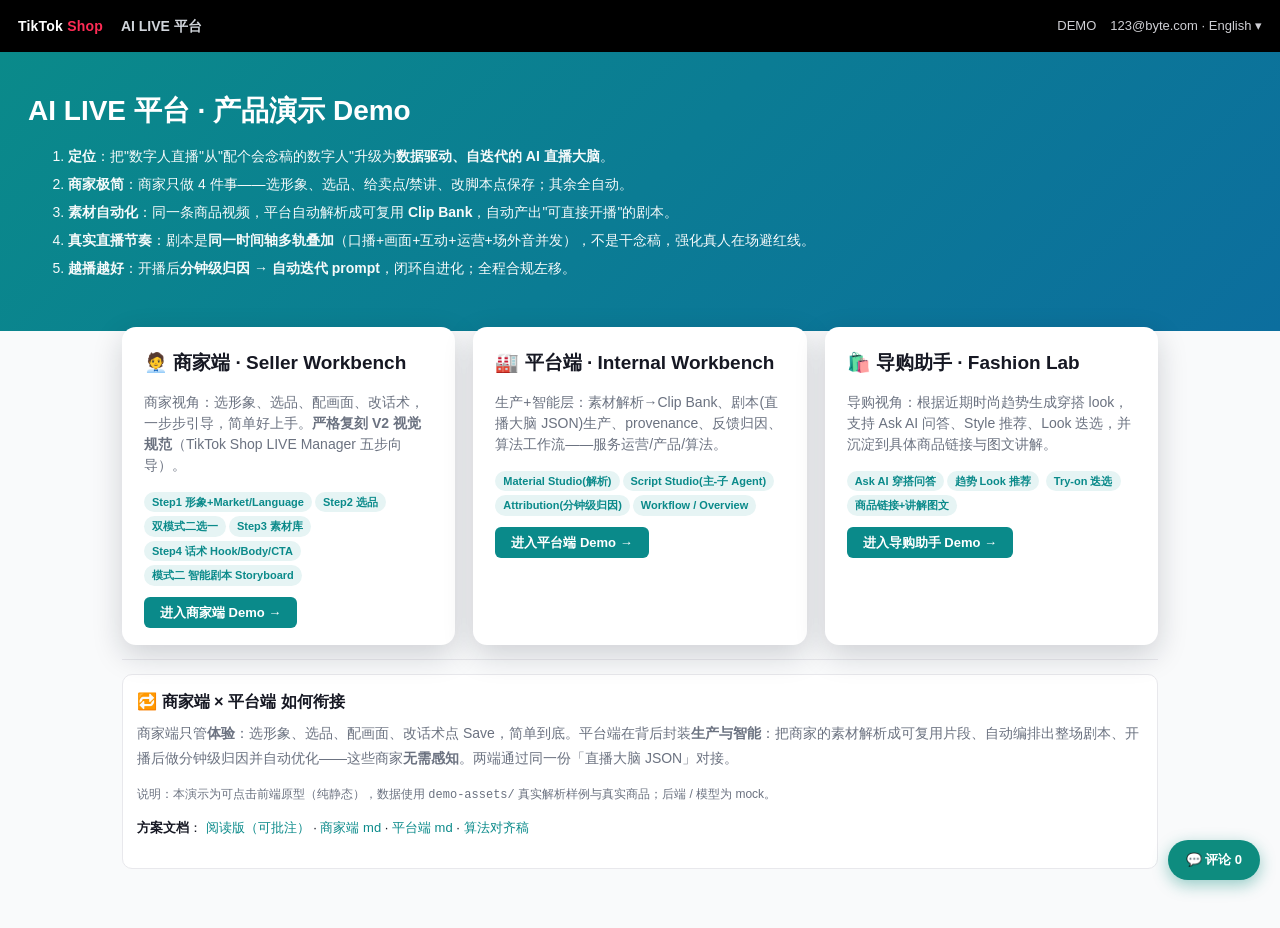
<file: index.html>
<!DOCTYPE html>
<html lang="zh">
<head>
<meta charset="UTF-8" />
<meta name="viewport" content="width=device-width, initial-scale=1" />
<meta http-equiv="refresh" content="0; url=demo/index.html" />
<title>AI LIVE 产品演示 Demo</title>
<style>
  body {
    margin: 0;
    min-height: 100vh;
    display: grid;
    place-items: center;
    font-family: -apple-system, BlinkMacSystemFont, "Segoe UI", sans-serif;
    color: #1f2937;
    background: #f6f8fb;
  }
  a { color: #0a8a8a; font-weight: 700; }
</style>
</head>
<body>
  <main>
    正在进入 <a href="demo/index.html">AI LIVE 产品演示 Demo</a>
  </main>
</body>
</html>
</file>
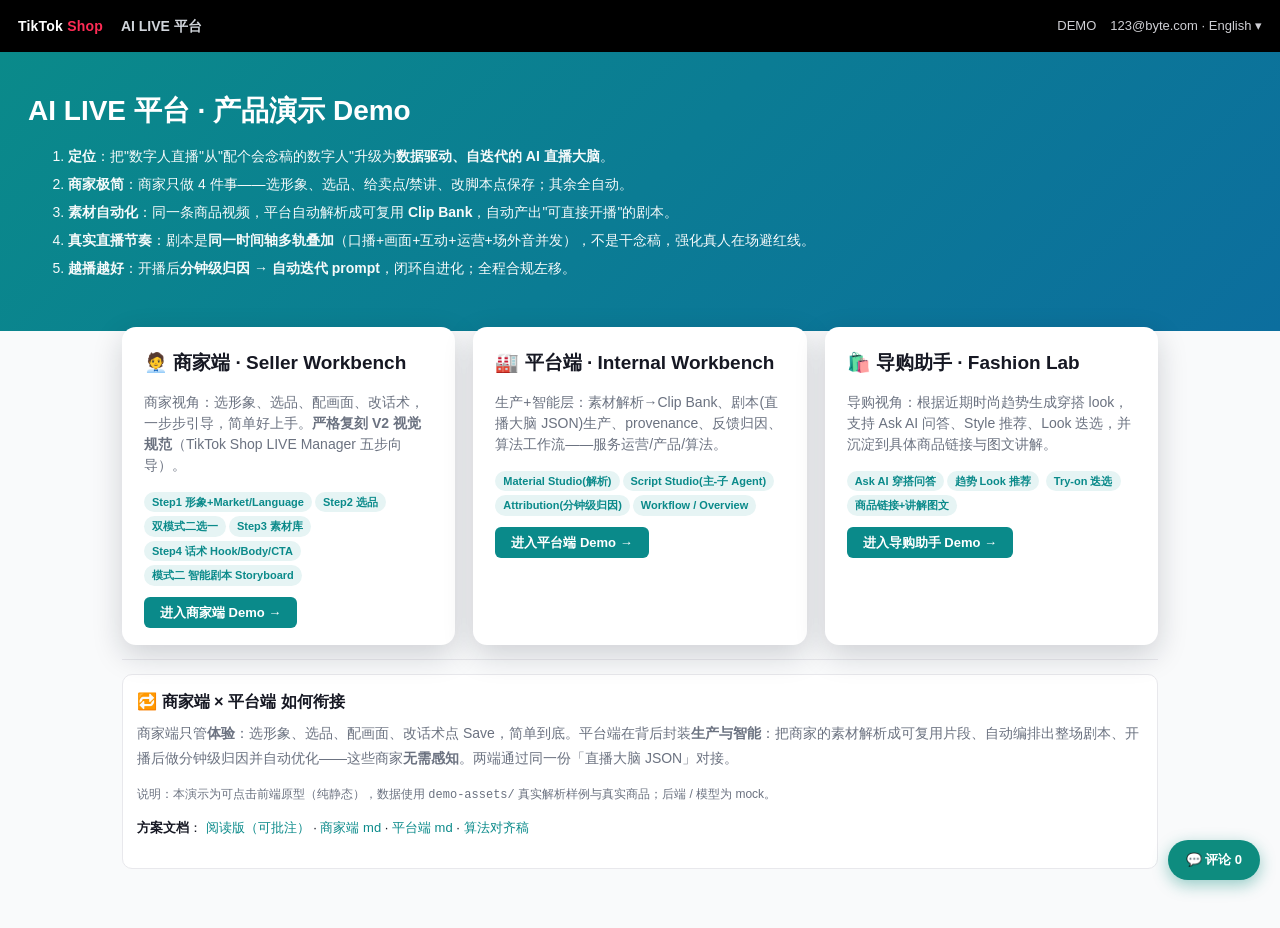
<file: demo/index.html>
<!DOCTYPE html>
<html lang="zh">
<head>
<meta charset="UTF-8" />
<meta name="viewport" content="width=device-width, initial-scale=1" />
<title>AI LIVE 平台 · 产品演示 Demo</title>
<link rel="stylesheet" href="shared/v2-theme.css" />
<style>
  .hero { background: linear-gradient(135deg, #0a8a8a 0%, #0c6e9e 100%); color:#fff; padding: 38px 28px; }
  .hero h1 { font-size: 28px; }
  .hero .pitch { max-width: 880px; margin-top: 14px; }
  .hero .pitch li { margin: 7px 0; opacity:.96; }
  .wrap { max-width: 1080px; margin: 0 auto; padding: 26px 22px 60px; }
  .entry { display:grid; grid-template-columns:repeat(3, 1fr); gap:18px; margin-top:-30px; }
  .entry .card { background:#fff; border-radius: var(--r-lg); box-shadow: var(--shadow-lg); padding:22px; }
  .entry .card h2 { font-size:19px; display:flex; align-items:center; gap:8px; }
  .entry .card .go { margin-top:14px; }
  .badge-row .chip { background:var(--teal-50); color:var(--teal); font-weight:700; }
  @media (max-width: 980px) { .entry { grid-template-columns:1fr; } }
</style>
</head>
<body>
<div class="topnav">
  <span class="logo">TikTok <b>Shop</b></span>
  <span class="crumb">AI LIVE 平台</span>
  <span class="spacer"></span>
  <span class="nav-right"><span class="pill- env">DEMO</span> 123@byte.com · English ▾</span>
</div>

<div class="hero">
  <h1>AI LIVE 平台 · 产品演示 Demo</h1>
  <ol class="pitch">
    <li><b>定位</b>：把"数字人直播"从"配个会念稿的数字人"升级为<b>数据驱动、自迭代的 AI 直播大脑</b>。</li>
    <li><b>商家极简</b>：商家只做 4 件事——选形象、选品、给卖点/禁讲、改脚本点保存；其余全自动。</li>
    <li><b>素材自动化</b>：同一条商品视频，平台自动解析成可复用 <b>Clip Bank</b>，自动产出"可直接开播"的剧本。</li>
    <li><b>真实直播节奏</b>：剧本是<b>同一时间轴多轨叠加</b>（口播+画面+互动+运营+场外音并发），不是干念稿，强化真人在场避红线。</li>
    <li><b>越播越好</b>：开播后<b>分钟级归因 → 自动迭代 prompt</b>，闭环自进化；全程合规左移。</li>
  </ol>
</div>

<div class="wrap" data-ann-group="落地页">
  <div class="entry">
    <div class="card">
      <h2>🧑‍💼 商家端 · Seller Workbench</h2>
      <p class="muted">商家视角：选形象、选品、配画面、改话术，一步步引导，简单好上手。<b>严格复刻 V2 视觉规范</b>（TikTok Shop LIVE Manager 五步向导）。</p>
      <div class="badge-row" style="margin:8px 0">
        <span class="chip">Step1 形象+Market/Language</span><span class="chip">Step2 选品</span>
        <span class="chip">双模式二选一</span><span class="chip">Step3 素材库</span>
        <span class="chip">Step4 话术 Hook/Body/CTA</span><span class="chip">模式二 智能剧本 Storyboard</span>
      </div>
      <div class="go"><a class="btn primary" href="seller/index.html">进入商家端 Demo →</a></div>
    </div>
    <div class="card">
      <h2>🏭 平台端 · Internal Workbench</h2>
      <p class="muted">生产+智能层：素材解析→Clip Bank、剧本(直播大脑 JSON)生产、provenance、反馈归因、算法工作流——服务运营/产品/算法。</p>
      <div class="badge-row" style="margin:8px 0">
        <span class="chip">Material Studio(解析)</span><span class="chip">Script Studio(主-子 Agent)</span>
        <span class="chip">Attribution(分钟级归因)</span><span class="chip">Workflow / Overview</span>
      </div>
      <div class="go"><a class="btn primary" href="platform/index.html">进入平台端 Demo →</a></div>
    </div>
    <div class="card">
      <h2>🛍️ 导购助手 · Fashion Lab</h2>
      <p class="muted">导购视角：根据近期时尚趋势生成穿搭 look，支持 Ask AI 问答、Style 推荐、Look 迭选，并沉淀到具体商品链接与图文讲解。</p>
      <div class="badge-row" style="margin:8px 0">
        <span class="chip">Ask AI 穿搭问答</span><span class="chip">趋势 Look 推荐</span>
        <span class="chip">Try-on 迭选</span><span class="chip">商品链接+讲解图文</span>
      </div>
      <div class="go"><a class="btn primary" href="fashion-assistant/index.html">进入导购助手 Demo →</a></div>
    </div>
  </div>

  <div class="divider"></div>

  <div class="pcard">
    <h3>🔁 商家端 × 平台端 如何衔接</h3>
    <p class="muted" style="margin-top:8px;line-height:1.8">商家端只管<b>体验</b>：选形象、选品、配画面、改话术点 Save，简单到底。平台端在背后封装<b>生产与智能</b>：把商家的素材解析成可复用片段、自动编排出整场剧本、开播后做分钟级归因并自动优化——这些商家<b>无需感知</b>。两端通过同一份「直播大脑 JSON」对接。</p>
    <p class="muted" style="font-size:12px;margin-top:10px">说明：本演示为可点击前端原型（纯静态），数据使用 <code>demo-assets/</code> 真实解析样例与真实商品；后端 / 模型为 mock。</p>
    <p style="margin-top:12px;font-size:13px;line-height:1.9">
      <b>方案文档</b>：
      <a href="../docs/V3页面级方案-阅读版.html">阅读版（可批注）</a> ·
      <a href="../docs/V3商家端页面级方案（基于V2链路迭代）.md">商家端 md</a> ·
      <a href="../docs/V3平台端内部工作台页面级方案.md">平台端 md</a> ·
      <a href="../docs/脚本生产与测评Pipeline-算法研发对齐稿.html">算法对齐稿</a>
    </p>
  </div>
</div>
<script src="shared/annotate.js"></script>
</body>
</html>
</file>
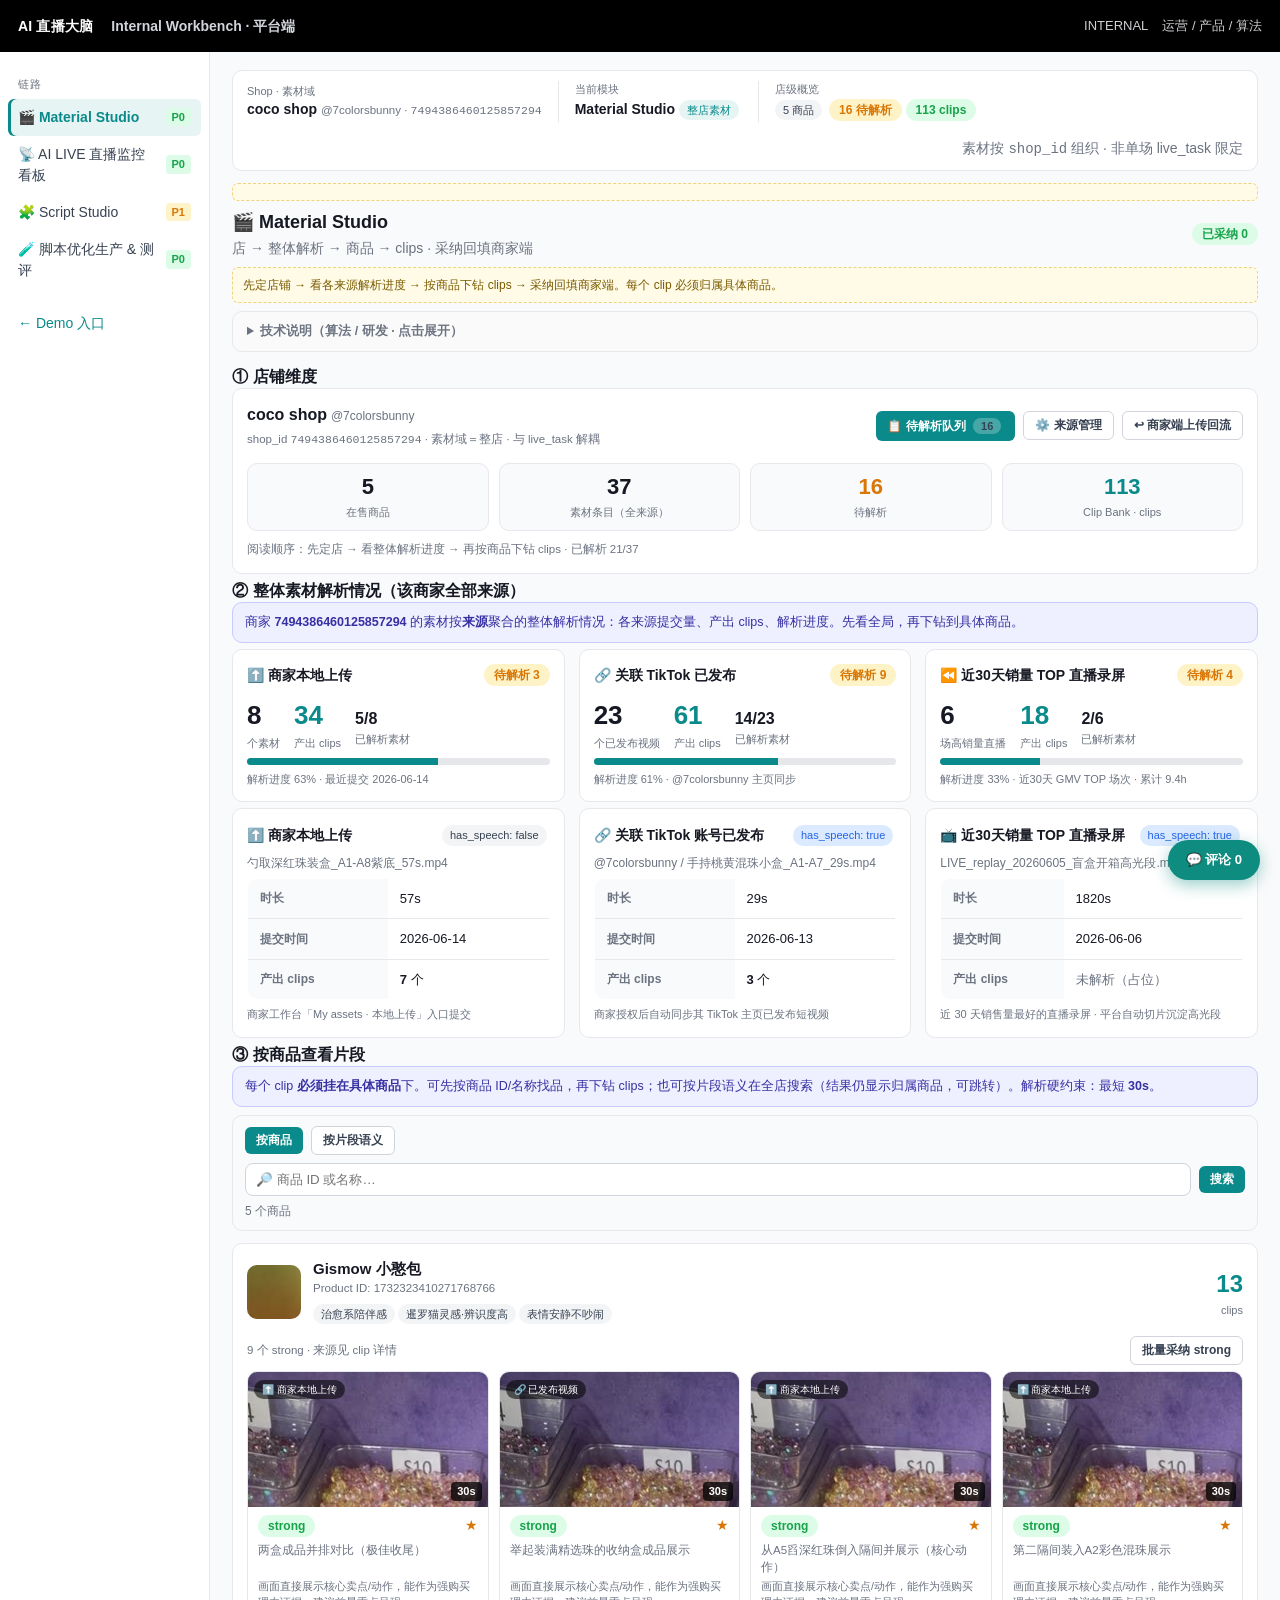
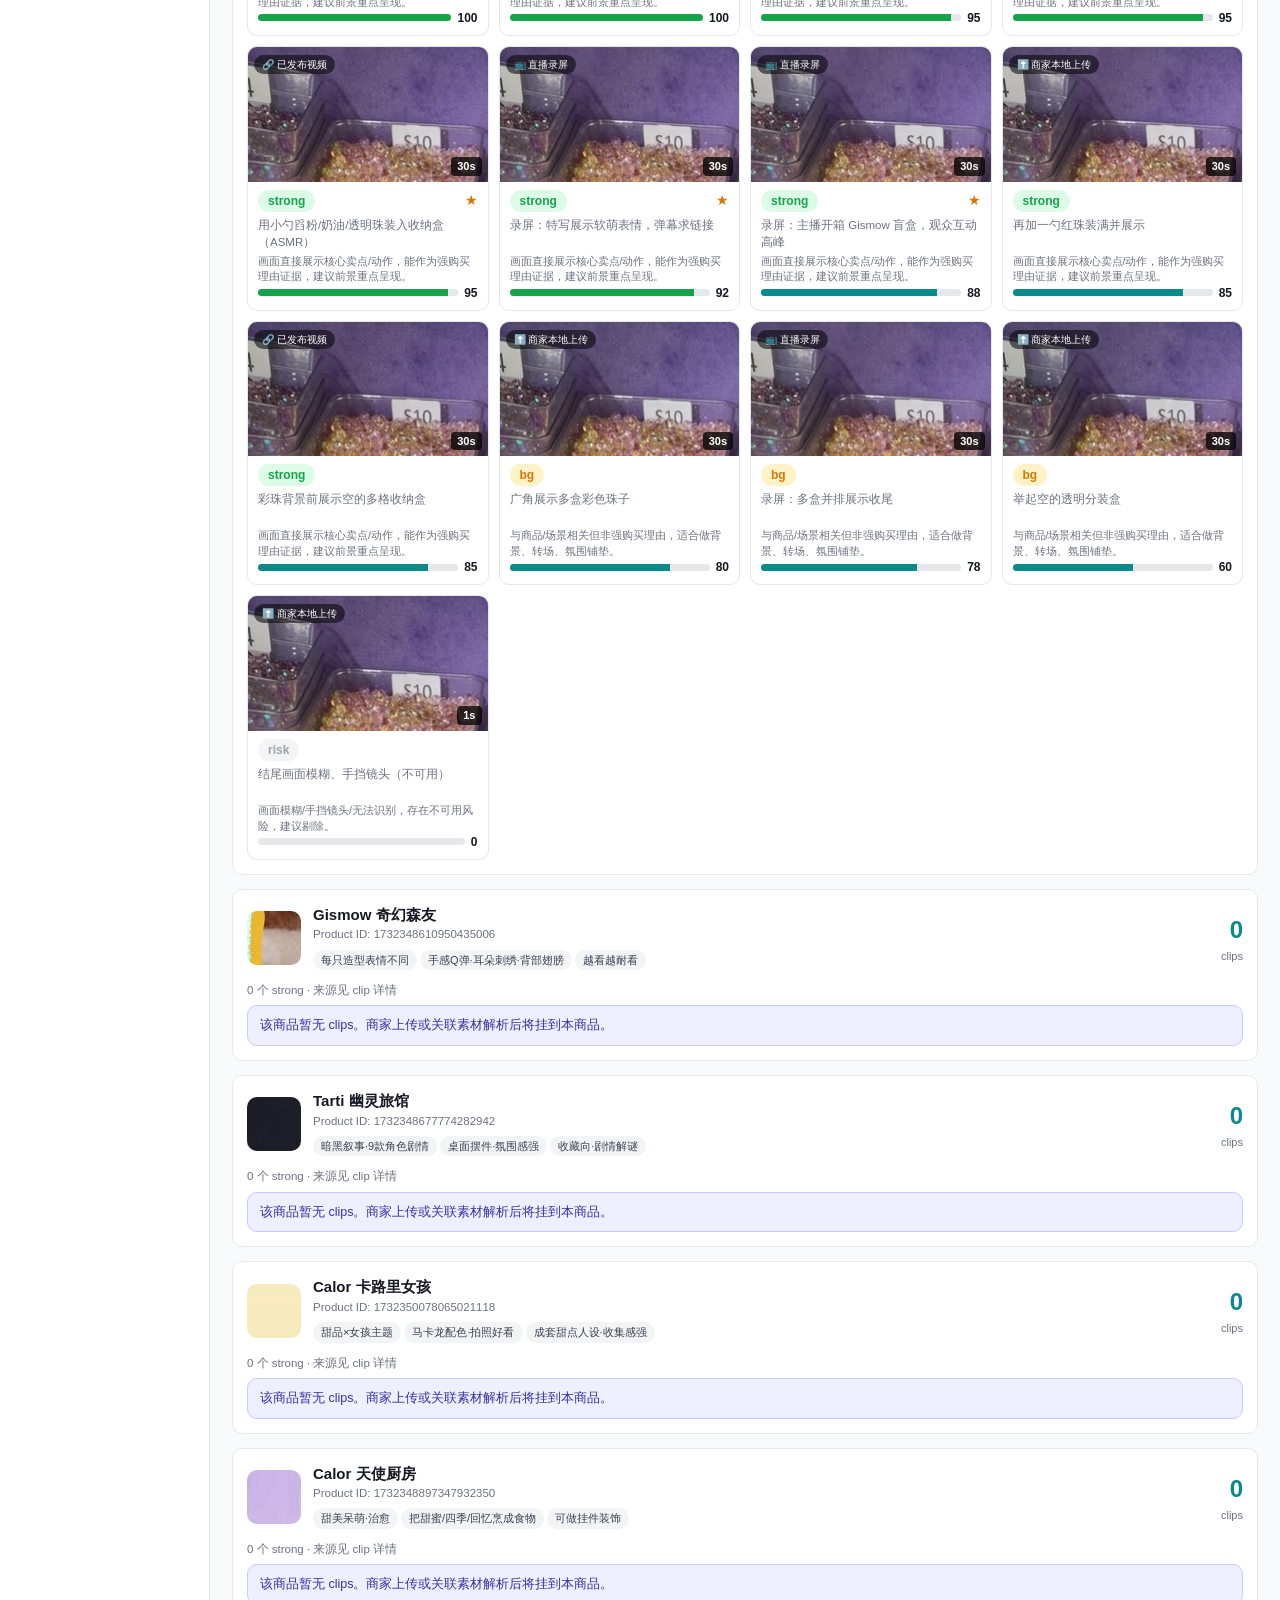
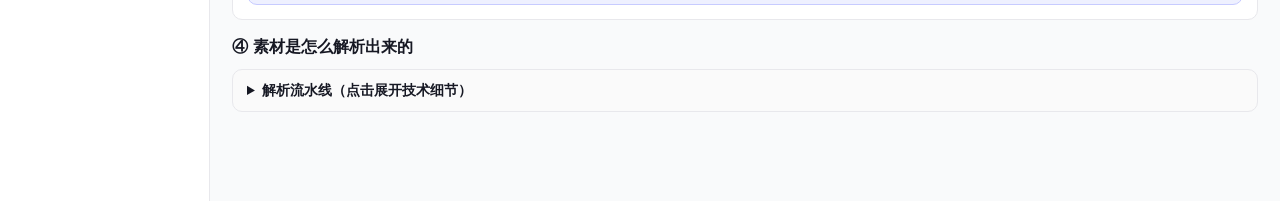
<file: demo/platform/index.html>
<!DOCTYPE html>
<html lang="zh">
<head>
<meta charset="UTF-8" />
<meta name="viewport" content="width=device-width, initial-scale=1" />
<title>AI 直播大脑 · 平台端内部工作台 (Demo)</title>
<link rel="stylesheet" href="../shared/v2-theme.css" />
</head>
<body>
<div class="topnav">
  <span class="logo">AI 直播大脑</span>
  <span class="crumb">Internal Workbench · 平台端</span>
  <span class="spacer"></span>
  <span class="nav-right"><span class="pill- env">INTERNAL</span> 运营 / 产品 / 算法</span>
</div>

<div class="shell">
  <div class="sidenav" id="nav">
    <div class="grp">链路</div>
    <div class="item active" data-v="material">🎬 Material Studio <span class="pri p0" style="margin-left:auto">P0</span></div>
    <div class="item" data-v="attr">📡 AI LIVE 直播监控看板 <span class="pri p0" style="margin-left:auto">P0</span></div>
    <div class="item" data-v="script">🧩 Script Studio <span class="pri p1" style="margin-left:auto">P1</span></div>
    <div class="item" data-v="optimize">🧪 脚本优化生产 &amp; 测评 <span class="pri p0" style="margin-left:auto">P0</span></div>
    <!-- P-9：Workflow / Overview 先隐藏（代码保留，后续再放开 display） -->
    <div class="item" data-v="flow" style="display:none">🛠 Workflow / Overview <span class="pri p2" style="margin-left:auto">P2</span></div>
    <a class="item" href="../index.html" style="margin-top:16px;color:#0a8a8a">← Demo 入口</a>
  </div>
  <div class="main" data-ann-group="平台端">
    <div class="pcard" id="taskbar" style="padding:10px 14px;margin-bottom:12px;display:flex;gap:16px;align-items:center;flex-wrap:wrap"></div>
    <div class="note" id="audNote"></div>
    <div id="stage"></div>
  </div>
</div>

<script src="../shared/data.js"></script>
<script src="../shared/app.js"></script>
<script>
const { $, $$, el, esc, bg, modal, renderTimeline } = UI;
const D = DEMO;
let adopted = {}; // clip_index -> bool
let curTask = D.LIVE_TASKS[0];   // 当前选中的直播任务（shop × live_task）
let curView = "material";

const AUD = {
  material:"先定店铺 → 看各来源解析进度 → 按商品下钻 clips → 采纳回填商家端。每个 clip 必须归属具体商品。",
  materialTech:"算法：1fps 抽帧 → gemini-3-pro-preview-new 镜头/语义切分 → clip 打标(strong/bg/risk)+match_score+asr_lang。研发：原始素材源管理 / clip 列表·详情抽屉 / 采纳门控。本数据为真实样例解析。",
  script:"🧠 算法重点：L0 主 Agent 编排 + 6 职能 subagent 并行 → 直播大脑 JSON(多轨并发，显式[start,end])。⚙️研发：时间轴渲染组件、provenance 落点、shared_context 前缀缓存。",
  attr:"🧠 算法重点：以 room_id 为主键的直播监控 —— ① 脚本 diff(平台初稿 vs 商家确认稿，店铺×商品) ② 分钟级监控(消费侧信号 + 风控命中，合并到同一时间轴；归因/建议两套逻辑) → 诊断 → 人工确认改 prompt → 回归。",
  optimize:"🧪 脚本优化生产 & 测评【P0】：承接监控看板诊断/归因 → 优化 prompt 与生产 → 测评 2.0 回归。本页实时挂载《脚本生产与测评 Pipeline · 算法研发对齐稿》，源文档持续更新、本页自动同步。",
  flow:"⚙️研发：素材→剧本→归因流水线 + mode(classic/smart) 分桶看板。",
};

function taskProduct(){ return D.PRODUCTS.find(p=>p.id===curTask.product_id) || D.PRODUCTS[0]; }
function shopMaterialStats(){
  const totalPending = D.SOURCE_SUMMARY.reduce((s,x)=>s+(x.pending||0),0);
  const totalParsed = D.SOURCE_SUMMARY.reduce((s,x)=>s+(x.parsed||0),0);
  const totalSources = D.SOURCE_SUMMARY.reduce((s,x)=>s+(x.total||0),0);
  const totalClips = D.SOURCE_SUMMARY.reduce((s,x)=>s+(x.clips||0),0);
  return { totalPending, totalParsed, totalSources, totalClips };
}
function buildPendingQueue(){
  const fromRaw = D.ORIGINALS.filter(o=>!o.clip_count).map(o=>({
    id:o.id, file:o.file, source:o.source_label, source_kind:o.source,
    uploaded:o.uploaded, status:"queued", priority:"normal", note:o.note||"",
  }));
  const extra = [
    { id:"PEND-004", file:"商家新上传_开箱竖屏_42s.mp4", source:"商家本地上传", source_kind:"local_upload", uploaded:"2026-06-17", status:"processing", priority:"high", progress:62, note:"商家端 My assets · 本地上传回流" },
    { id:"PEND-005", file:"@7colorsbunny / 竖屏种草_18s.mp4", source:"关联 TikTok 已发布", source_kind:"tiktok_post", uploaded:"2026-06-16", status:"queued", priority:"normal", note:"TikTok 主页同步 · 待入队" },
    { id:"PEND-006", file:"LIVE_replay_20260612_互动高光.mp4", source:"近30天销量 TOP 直播录屏", source_kind:"history_live", uploaded:"2026-06-12", status:"failed", priority:"normal", note:"切片任务失败 · 可重试", error:"gemini timeout" },
  ];
  return fromRaw.concat(extra).sort((a,b)=> (a.status==="processing"?0:1) - (b.status==="processing"?0:1) || b.uploaded.localeCompare(a.uploaded));
}
function openPendingQueueModal(){
  const queue = buildPendingQueue();
  const body = el("div");
  body.innerHTML = `<div class="tipcard">待解析队列 · shop <code>${esc(D.SHOP.shop_id)}</code> · 商家端上传 / TikTok 同步 / 直播回放切片均在此排队；运营可设优先级或批量触发解析。</div>
    <table class="v2" style="margin-top:10px"><tr><th>素材</th><th>来源</th><th>提交</th><th>状态</th><th>操作</th></tr>
    ${queue.map(q=>{
      const st = q.status==="processing"? `<span class="tag gen">解析中 ${q.progress||0}%</span>`
        : q.status==="failed"? `<span class="tag live">失败</span><div class="muted" style="font-size:10px">${esc(q.error||"")}</div>`
        : `<span class="tag draft">排队中</span>`;
      const pri = q.priority==="high"? `<span class="chip" style="background:#fff3cd;color:#d97706;margin-left:4px">优先</span>` : "";
      return `<tr><td><div style="font-weight:600;font-size:12.5px">${esc(q.file)}</div><div class="muted" style="font-size:10.5px"><code>${esc(q.id)}</code>${pri}</div></td>
        <td>${esc(q.source)}</td><td>${esc(q.uploaded)}</td><td>${st}</td>
        <td><button class="btn ghost sm" data-parse="${esc(q.id)}">${q.status==="failed"?"重试":"立即解析"}</button></td></tr>`;
    }).join("")}
    </table>
    <div class="muted" style="font-size:11.5px;margin-top:8px">共 <b>${queue.length}</b> 条 · 其中处理中 ${queue.filter(q=>q.status==="processing").length} · 失败 ${queue.filter(q=>q.status==="failed").length}</div>`;
  const foot = el("div","row");
  foot.style.cssText = "gap:8px;justify-content:flex-end";
  foot.innerHTML = `<button class="btn ghost sm" data-no>关闭</button><button class="btn primary sm" data-batch>批量解析排队项</button>`;
  const dlg = modal("待解析队列 · "+esc(D.SHOP.shop_name), body, foot, "modal-wide");
  foot.querySelector("[data-no]").onclick = dlg.close;
  foot.querySelector("[data-batch]").onclick = ()=>{ alert("（Demo）已触发 shop "+D.SHOP.shop_id+" 批量解析任务，完成后 clips 进入 Clip Bank。"); dlg.close(); };
  body.querySelectorAll("[data-parse]").forEach(b=>b.onclick = ()=>{ alert("（Demo）已触发单条解析："+b.dataset.parse); });
}
function openSourceManageModal(){
  const body = el("div");
  body.innerHTML = `<div class="tipcard">来源管理 · shop <code>${esc(D.SHOP.shop_id)}</code> · 配置三类素材源的接入、同步策略与解析开关（运营 / 研发视图）。</div>
    <div class="grid3" style="margin-top:12px">
    ${D.SOURCE_SUMMARY.map(s=>{
      const pct = s.total? Math.round(s.parsed/s.total*100) : 0;
      return `<div class="pcard"><div class="row between"><b>${s.icon} ${esc(s.label)}</b><span class="tag ${s.pending?"draft":"ready"}">${s.pending?("待解析 "+s.pending):"已全解析"}</span></div>
        <div class="muted" style="font-size:11.5px;margin:8px 0">${esc(s.extra)}</div>
        <div class="row" style="gap:10px;margin-bottom:8px"><div><div style="font-size:20px;font-weight:800">${s.parsed}/${s.total}</div><div class="muted" style="font-size:10px">已解析</div></div>
          <div><div style="font-size:20px;font-weight:800;color:var(--teal)">${s.clips}</div><div class="muted" style="font-size:10px">clips</div></div></div>
        <div class="meter" style="height:6px;margin-bottom:10px"><i style="width:${pct}%"></i></div>
        <div class="row" style="gap:6px;flex-wrap:wrap">
          <button class="btn ghost sm" data-sync="${esc(s.source)}">同步 / 刷新</button>
          <button class="btn ghost sm" data-cfg="${esc(s.source)}">解析配置</button>
          ${s.pending? `<button class="btn primary sm" data-parse-src="${esc(s.source)}">解析待处理 (${s.pending})</button>`:""}
        </div></div>`;
    }).join("")}
    </div>
    <div class="banner" style="margin-top:12px"><span>ℹ️</span><div><b>商家端入口映射</b><div class="muted" style="font-size:11.5px">本地上传 ↔ My assets · 上传视频 ｜ TikTok ↔ 账号授权同步 ｜ 直播回放 ↔ room_id 高光切片 pipeline</div></div></div>`;
  const foot = el("div");
  foot.innerHTML = `<button class="btn ghost sm" data-no>关闭</button>`;
  const dlg = modal("来源管理 · "+esc(D.SHOP.shop_name), body, foot, "modal-wide");
  foot.querySelector("[data-no]").onclick = dlg.close;
  body.querySelectorAll("[data-sync]").forEach(b=>b.onclick=()=>alert("（Demo）已触发 "+b.dataset.sync+" 同步任务"));
  body.querySelectorAll("[data-cfg]").forEach(b=>b.onclick=()=>alert("（Demo）打开 "+b.dataset.cfg+" 解析配置（抽帧/模型/打标阈值）"));
  body.querySelectorAll("[data-parse-src]").forEach(b=>b.onclick=()=>{ alert("（Demo）已对该来源待处理项批量入队"); openPendingQueueModal(); dlg.close(); });
}
function renderTaskbar(){
  const tb = $("#taskbar");
  if(curView==="material"){
    const st = shopMaterialStats();
    tb.innerHTML = `
      <div><div class="muted" style="font-size:11px">Shop · 素材域</div><b>${esc(D.SHOP.shop_name)}</b> <span class="muted" style="font-size:11.5px">@${esc(D.SHOP.handle)} · <code>${esc(D.SHOP.shop_id)}</code></span></div>
      <div style="border-left:1px solid var(--line);padding-left:16px"><div class="muted" style="font-size:11px">当前模块</div><b>Material Studio</b> <span class="chip" style="background:var(--teal-50);color:var(--teal)">整店素材</span></div>
      <div style="border-left:1px solid var(--line);padding-left:16px"><div class="muted" style="font-size:11px">店级概览</div>
        <span class="chip">${D.PRODUCTS.length} 商品</span> <span class="tag draft">${st.totalPending} 待解析</span> <span class="tag ready">${st.totalClips} clips</span></div>
      <div style="margin-left:auto" class="muted" style="font-size:11px">素材按 <code>shop_id</code> 组织 · 非单场 live_task 限定</div>`;
    return;
  }
  tb.innerHTML = `
    <div><div class="muted" style="font-size:11px">Shop</div><b>${esc(D.SHOP.shop_name)}</b> <span class="muted" style="font-size:11.5px">@${esc(D.SHOP.handle)} · ${D.SHOP.shop_id}</span></div>
    <div style="border-left:1px solid var(--line);padding-left:16px"><div class="muted" style="font-size:11px">Live task（直播任务）</div>
      <select id="taskSel" style="padding:6px 10px;border:1px solid var(--grey-300);border-radius:8px;font-weight:700;max-width:340px"></select></div>
    <div><div class="muted" style="font-size:11px">主推商品</div><b>${esc(taskProduct().ip)}</b></div>
    <div><div class="muted" style="font-size:11px">模式 / 状态</div><span class="chip">${curTask.mode==='smart'?'智能剧本':'分步引导'}</span> <span class="tag ${curTask.status==='已开播'?'ready':'draft'}">${esc(curTask.status)}</span></div>
    <div style="margin-left:auto" class="muted" style="font-size:11px">数据均按 <code>shop_id × live_task_id</code> 维度组织</div>`;
  const sel = tb.querySelector("#taskSel");
  D.LIVE_TASKS.forEach(t=>{ const o=el("option",null,`${t.task_id} · ${t.name}`); o.value=t.task_id; if(t.task_id===curTask.task_id) o.selected=true; sel.appendChild(o); });
  sel.onchange = ()=>{ curTask = D.LIVE_TASKS.find(t=>t.task_id===sel.value); VIEWS[curView](); renderTaskbar(); };
}

// ---------------- D-P1 Material Studio ----------------
function clipProductId(c, bank){
  const k = bank.source + c.clip_index;
  if(clipProductOverrides[k]) return clipProductOverrides[k];
  return c.product_id || bank.product_id || taskProduct().id;
}
function productById(id){ return D.PRODUCTS.find(p=>p.id===id) || taskProduct(); }
function clipDrawer(bank, c) {
  const mismatch = c.asr_lang && c.asr_lang !== "en";
  const pid = clipProductId(c, bank);
  const prod = productById(pid);
  const strongTip = c.clip_type === "strong"
    ? `<div class="tipcard" style="margin:10px 0;background:var(--teal-50);border-color:var(--teal-200)"><b style="color:var(--teal)">强卖点片段</b><div style="font-size:12px;margin-top:6px;line-height:1.65">画面与口播都在<b>主动讲这个商品的核心好处</b>，适合当主讲解镜。与普通展示（bg）不同：bg 只是商品出镜、不一定在卖；risk 则不建议使用。</div></div>`
    : (c.clip_type === "bg"
      ? `<div class="muted" style="font-size:12px;margin:10px 0;line-height:1.6">泛展示片段：商品或场景出镜，但不一定在讲卖点，可作背景或过渡。</div>`
      : `<div class="muted" style="font-size:12px;margin:10px 0;line-height:1.6;color:var(--del)">不推荐片段：画面/口播与商品弱相关或存在合规风险，默认不采纳。</div>`);
  const body = el("div");
  body.innerHTML = `<div class="grid2">
    <div><div class="thumb-wrap"><div class="thumb wide" style="${bg(c.thumbUrl)};border-radius:10px;aspect-ratio:9/16"></div><span class="dur-badge">${c.start_time_sec}s–${c.start_time_sec+c.duration_sec}s</span></div>
      <div class="muted" style="font-size:11.5px;margin-top:6px">来源视频 source_index=${c.source_index} · ${esc(bank.original)}</div></div>
    <div>
      <div class="row" style="gap:6px;flex-wrap:wrap"><span class="tag ${c.clip_type}">${c.clip_type}</span>${c.highlight?'<span class="chip" style="background:#fff3cd;color:#d97706">★ 高光</span>':''}<span class="chip">layer: ${c.visual_layer}</span></div>
      ${strongTip}
      <div class="banner" style="margin:10px 0 6px"><span>${bank.src_icon||'🎞'}</span><div><b>归属商品：${esc(prod.ip)}</b><div class="muted" style="font-size:11.5px">Product ID ${prod.id}</div></div></div>
      <div class="row" style="gap:8px;align-items:center;margin-bottom:8px;flex-wrap:wrap"><span class="muted" style="font-size:12px">改归属：</span><select id="clipProdSel" style="flex:1;min-width:180px;padding:6px 8px;border:1px solid var(--grey-300);border-radius:8px">${D.PRODUCTS.map(p=>`<option value="${p.id}"${p.id===pid?" selected":""}>${esc(p.ip)} · ${p.id}</option>`).join("")}</select></div>
      <div class="banner" style="margin:0 0 6px"><span>${bank.src_icon||'🎞'}</span><div><b>素材来源：${esc(bank.src_label||bank.source)}</b><div class="muted" style="font-size:11.5px">${esc(bank.original)}</div></div></div>
      <p style="margin:10px 0 6px;font-weight:600">${esc(c.visual_content)}</p>
      <div style="margin:6px 0">${c.tags.map(t=>`<span class="chip">${esc(t)}</span>`).join("")}</div>
      <table class="v2" style="margin-top:8px">
        <tr><th>来源类型</th><td>${esc(bank.src_label||bank.source)}（${bank.src_kind==="local_upload"?"商家本地上传":bank.src_kind==="tiktok_post"?"关联 TikTok 已发布":bank.src_kind==="history_live"?"近30天销量 TOP 直播录屏":bank.src_kind==="live_replay"?"直播录屏":bank.source}）</td></tr>
        <tr><th>product_id</th><td><code>${pid}</code></td></tr>
        <tr><th>clip_id</th><td><code>${c.clip_id}</code></td></tr>
        <tr><th>规格</th><td>${c.resolution||"1080×1920"} · ${(c.fps||30)}fps · ${c.codec||"H.264"}${c.size_mb!=null?(" · "+c.size_mb+"MB"):""}</td></tr>
        <tr><th>start / duration</th><td>${c.start_time_sec}s / ${c.duration_sec}s · 解析硬约束：最短 30s</td></tr>
        <tr><th>clip_type</th><td>${c.clip_type}（strong=强卖点 / bg=泛展示 / risk=不可用）</td></tr>
        <tr><th>selling_point</th><td>${esc(c.selling_point)}</td></tr>
        <tr><th>visual_content</th><td>${esc(c.visual_content)}</td></tr>
        <tr><th>asr_content</th><td class="muted">${esc(c.asr_content)}</td></tr>
        <tr><th>asr_lang</th><td>${c.asr_lang? (mismatch?`<span class="tag draft">${c.asr_lang} · ⚠ lang_mismatch</span>`:`<span class="tag ready">${c.asr_lang} ✓ 与场次语言一致</span>`) : '<span class="muted">null（has_speech=false / 占位）</span>'}</td></tr>
        <tr><th>recommend_use / layer</th><td>${c.recommend_use} → ${c.visual_layer}</td></tr>
        <tr><th>relevance</th><td>${c.relevance}</td></tr>
        <tr><th>product_match_score</th><td><div class="row" style="gap:8px;align-items:center"><div class="meter ${c.match_score>=90?'hi':c.match_score<50?'lo':''}" style="flex:1"><i style="width:${c.match_score}%"></i></div><b>${c.product_match_score}</b></div><div class="muted" style="font-size:11px;margin-top:4px">建议卡匹配度：越高越适合挂到该商品讲解卡片</div></td></tr>
        <tr><th>match_reason</th><td>${esc(c.match_reason)}<div class="muted" style="font-size:11px;margin-top:4px">同步至商家端「为什么推荐」</div></td></tr>
        <tr><th>provenance</th><td><details><summary style="cursor:pointer;font-size:12px">展开技术溯源</summary><span class="muted">${c.clip_id} · parsed by gemini-3-pro-preview-new · ${esc(bank.source)}</span></details></td></tr>
      </table>
    </div></div>`;
  const foot = el("div");
  foot.innerHTML = `<button class="btn ghost sm">改标签</button><button class="btn ghost sm">合并/拆分</button>
    <button class="btn ${adopted[bank.source+c.clip_index]?'ghost':'primary'} sm" data-adopt>${adopted[bank.source+c.clip_index]?'✓ 已采纳（取消）':'采纳 → 回填商家端 My assets·Clips'}</button>`;
  const dlg = modal("Clip 详情 · "+c.clip_id+" · "+esc(prod.ip), body, foot);
  body.querySelector("#clipProdSel")?.addEventListener("change", e=>{
    clipProductOverrides[bank.source+c.clip_index] = e.target.value;
    c.product_id = e.target.value;
    dlg.close(); renderMaterial();
  });
  foot.querySelector("[data-adopt]").onclick = ()=>{ const k=bank.source+c.clip_index; adopted[k]=!adopted[k]; dlg.close(); renderMaterial(); };
}
const SRC_ICON = { local_upload:"⬆️", tiktok_post:"🔗", history_live:"📺", live_replay:"📺" };
let matSearchMode = "product";
let matProdQuery = "";
let matProdQueryActive = "";
let matClipQuery = "";
let matClipQueryActive = "";
let clipProductOverrides = {};
let matJumpProductId = null;
// 把所有 bank 的 clips 摊平、带上各自 bank（来源），用于「商品维度」聚合
function allProductClips(){
  return [D.CLIPS_M1, D.CLIPS_M2, D.CLIPS_LIVE].flatMap(b=>b.clips.map(c=>({ c, bank:b })))
    .sort((a,b)=>(b.c.match_score||0)-(a.c.match_score||0));
}
function renderMaterial() {
  const stage=$("#stage"); stage.innerHTML="";
  const adoptedCount = Object.values(adopted).filter(Boolean).length;
  const st = shopMaterialStats();
  stage.appendChild(el("div","between",`<div><div class="h-title">🎬 Material Studio</div><div class="sub-title">店 → 整体解析 → 商品 → clips · 采纳回填商家端</div></div><span class="tag ready">已采纳 ${adoptedCount}</span>`));
  stage.appendChild(el("div","note",AUD.material));
  const techFold = el("details","tech-fold");
  techFold.style.cssText = "margin:0 0 12px;font-size:12.5px";
  techFold.innerHTML = `<summary style="cursor:pointer;color:var(--grey);font-weight:600">技术说明（算法 / 研发 · 点击展开）</summary><div class="muted" style="margin-top:8px;line-height:1.65;font-size:12px">${esc(AUD.materialTech)}</div>`;
  stage.appendChild(techFold);

  // ① 店铺维度
  stage.appendChild(el("h3",null,"① 店铺维度"));
  const shopBlock = el("div","pcard mat-shop-block");
  shopBlock.innerHTML = `<div class="row between" style="flex-wrap:wrap;gap:10px">
      <div><b style="font-size:16px">${esc(D.SHOP.shop_name)}</b> <span class="muted" style="font-size:12px">@${esc(D.SHOP.handle)}</span>
        <div class="muted" style="font-size:11.5px;margin-top:4px">shop_id <code>${esc(D.SHOP.shop_id)}</code> · 素材域＝整店 · 与 live_task 解耦</div></div>
      <div class="row" style="gap:8px;flex-wrap:wrap">
        <button class="btn primary sm" id="btnPendingQ">📋 待解析队列 <span class="chip" style="background:rgba(255,255,255,.25);margin-left:4px">${st.totalPending}</span></button>
        <button class="btn ghost sm" id="btnSrcMgr">⚙️ 来源管理</button>
        <button class="btn ghost sm" id="btnSellerReflow">↩ 商家端上传回流</button>
      </div></div>
    <div class="mat-shop-stats grid4" style="margin-top:14px">
      <div class="mat-stat"><div class="mat-stat-n">${D.PRODUCTS.length}</div><div class="mat-stat-l">在售商品</div></div>
      <div class="mat-stat"><div class="mat-stat-n">${st.totalSources}</div><div class="mat-stat-l">素材条目（全来源）</div></div>
      <div class="mat-stat"><div class="mat-stat-n" style="color:var(--draft)">${st.totalPending}</div><div class="mat-stat-l">待解析</div></div>
      <div class="mat-stat"><div class="mat-stat-n" style="color:var(--teal)">${st.totalClips}</div><div class="mat-stat-l">Clip Bank · clips</div></div>
    </div>
    <div class="muted" style="font-size:11.5px;margin-top:10px">阅读顺序：先定店 → 看整体解析进度 → 再按商品下钻 clips · 已解析 ${st.totalParsed}/${st.totalSources}</div>`;
  stage.appendChild(shopBlock);
  shopBlock.querySelector("#btnPendingQ").onclick = openPendingQueueModal;
  shopBlock.querySelector("#btnSrcMgr").onclick = openSourceManageModal;
  shopBlock.querySelector("#btnSellerReflow").onclick = ()=>alert("（Demo）查看商家端 My assets 上传 / 整段视频 / 片段解析的回流事件（shop_id="+D.SHOP.shop_id+"）");

  // ② 商家整体素材解析情况（按来源汇总）
  stage.appendChild(el("h3",null,"② 整体素材解析情况（该商家全部来源）"));
  stage.appendChild(el("div","tipcard",`商家 <b>${esc(D.SHOP.shop_id)}</b> 的素材按<b>来源</b>聚合的整体解析情况：各来源提交量、产出 clips、解析进度。先看全局，再下钻到具体商品。`));
  const sum = el("div","grid3"); sum.style.margin="6px 0 6px";
  D.SOURCE_SUMMARY.forEach(s=>{
    const pct = s.total? Math.round(s.parsed/s.total*100) : 0;
    const c = el("div","pcard");
    c.innerHTML = `<div class="row between"><b>${s.icon} ${esc(s.label)}</b><span class="tag ${s.pending? 'draft':'ready'}">${s.pending?('待解析 '+s.pending):'已全解析'}</span></div>
      <div class="row" style="gap:14px;margin:10px 0 6px;align-items:baseline">
        <div><div style="font-size:26px;font-weight:800">${s.total}</div><div class="muted" style="font-size:11px">${esc(s.unit)}</div></div>
        <div><div style="font-size:26px;font-weight:800;color:var(--teal)">${s.clips}</div><div class="muted" style="font-size:11px">产出 clips</div></div>
        <div><div style="font-size:16px;font-weight:700">${s.parsed}/${s.total}</div><div class="muted" style="font-size:11px">已解析素材</div></div>
      </div>
      <div class="meter" style="height:7px"><i style="width:${pct}%"></i></div>
      <div class="muted" style="font-size:11px;margin-top:6px">解析进度 ${pct}% · ${esc(s.extra)}</div>`;
    sum.appendChild(c);
  });
  stage.appendChild(sum);
  const srcWrap = el("div","grid3"); srcWrap.style.margin="6px 0 4px";
  D.ORIGINALS.forEach(o=>{
    const card = el("div","pcard");
    card.innerHTML = `<div class="row between"><b>${SRC_ICON[o.source]||'🎞'} ${esc(o.source_label)}</b><span class="chip" style="${o.has_speech?'background:#dbeafe;color:#2563eb':''}">has_speech: ${o.has_speech}</span></div>
      <div class="muted" style="font-size:12px;margin:6px 0">${esc(o.file)}</div>
      <table class="v2" style="margin-top:4px"><tr><th>时长</th><td>${o.duration}s</td></tr><tr><th>提交时间</th><td>${o.uploaded}</td></tr><tr><th>产出 clips</th><td>${o.clip_count? `<b>${o.clip_count}</b> 个`:'<span class="muted">未解析（占位）</span>'}</td></tr></table>
      <div class="muted" style="font-size:11px;margin-top:6px">${esc(o.note)}</div>`;
    srcWrap.appendChild(card);
  });
  stage.appendChild(srcWrap);

  // ③ 商品维度 → clips（clip 必须归属具体商品）
  stage.appendChild(el("h3",null,"③ 按商品查看片段"));
  stage.appendChild(el("div","tipcard",`每个 clip <b>必须挂在具体商品</b>下。可先按商品 ID/名称找品，再下钻 clips；也可按片段语义在全店搜索（结果仍显示归属商品，可跳转）。解析硬约束：最短 <b>30s</b>。`));
  const sbar = el("div","mat-search-bar");
  sbar.innerHTML = `<div class="row" style="gap:8px;margin-bottom:8px;flex-wrap:wrap">
      <button class="btn ${matSearchMode==="product"?"primary":"ghost"} sm" data-mode="product">按商品</button>
      <button class="btn ${matSearchMode==="clip"?"primary":"ghost"} sm" data-mode="clip">按片段语义</button></div>
    <div class="row" style="gap:8px;flex-wrap:wrap" id="matSearchRow"></div>
    <span class="muted" style="font-size:12px;display:block;margin-top:6px" id="matQn"></span>`;
  stage.appendChild(sbar);
  const prodWrap = el("div"); stage.appendChild(prodWrap);
  const clipResultWrap = el("div"); clipResultWrap.style.display="none"; stage.appendChild(clipResultWrap);

  function buildClipCard({c, bank}, opts={}){
    const k = bank.source+c.clip_index, isAd = adopted[k];
    const pid = clipProductId(c, bank);
    const prod = productById(pid);
    const cc = el("div","sel-card"+(isAd?" selected":""));
    cc.innerHTML = `${isAd?'<div class="tick">✓</div>':''}
      <div class="thumb-wrap"><div class="thumb wide" style="${bg(c.thumbUrl)}"></div><span class="dur-badge">${c.duration_sec}s</span>
        <span class="chip" style="position:absolute;left:6px;top:6px;background:rgba(0,0,0,.55);color:#fff;font-size:10px">${bank.src_icon||'🎞'} ${esc(bank.src_label||'')}</span></div>
      <div class="meta"><div class="row between"><span class="tag ${c.clip_type}">${c.clip_type}</span>${c.highlight?'<span style="color:#d97706">★</span>':''}</div>
      <div style="font-size:11.5px;margin:5px 0;height:32px;overflow:hidden" class="muted">${esc(c.visual_content)}</div>
      ${opts.showProd?`<div style="margin:2px 0"><span class="chip mat-prod-chip" data-pid="${pid}" style="background:var(--teal-50);color:var(--teal);font-size:10px;cursor:pointer">${esc(prod.ip)}</span></div>`:""}
      <div class="muted" style="font-size:10.5px;height:28px;overflow:hidden;margin:2px 0">${esc(c.match_reason||"")}</div>
      <div class="row" style="gap:6px;align-items:center"><div class="meter ${c.match_score>=90?'hi':c.match_score<50?'lo':''}" style="flex:1"><i style="width:${c.match_score}%"></i></div><b style="font-size:12px">${c.match_score}</b></div></div>`;
    cc.onclick = ()=>clipDrawer(bank,c);
    cc.querySelector(".mat-prod-chip")?.addEventListener("click", e=>{ e.stopPropagation(); matJumpProductId=pid; matSearchMode="product"; renderMaterial(); });
    return cc;
  }

  function drawClipSemanticResults(){
    const q = matClipQueryActive.trim().toLowerCase();
    let list = allProductClips();
    if(q) list = list.filter(({c})=> (c.visual_content+" "+(c.tags||[]).join(" ")+" "+c.selling_point+" "+c.asr_content+" "+c.match_reason).toLowerCase().includes(q));
    clipResultWrap.style.display = q ? "block" : "none";
    prodWrap.style.display = q ? "none" : "block";
    const qn = sbar.querySelector("#matQn");
    if(qn) qn.textContent = q ? (list.length+" 个匹配片段 · 语义「"+matClipQueryActive+"」") : "";
    clipResultWrap.innerHTML = "";
    if(!q) return;
    if(!list.length){ clipResultWrap.appendChild(el("div","tipcard","没有匹配的片段。换个关键词，或切换到「按商品」浏览。")); return; }
    clipResultWrap.appendChild(el("div","muted","",`语义搜索结果 · 点击商品标签可跳转到该品下全部 clips`));
    const grid = el("div","card-grid"); grid.style.cssText="grid-template-columns:repeat(4,1fr);margin-top:8px";
    list.forEach(pc=>grid.appendChild(buildClipCard(pc, {showProd:true})));
    clipResultWrap.appendChild(grid);
  }

  function drawProducts(){
    if(matClipQueryActive) { drawClipSemanticResults(); return; }
    clipResultWrap.style.display = "none";
    prodWrap.style.display = "block";
    const q = matProdQueryActive.trim().toLowerCase();
    let list = D.PRODUCTS.filter(p=> !q || (p.id+" "+(p.name||"")+" "+(p.ip||"")).toLowerCase().includes(q));
    const qn = sbar.querySelector("#matQn"); if(qn) qn.textContent = list.length+" 个商品"+(q?(" · 搜索「"+matProdQueryActive+"」"):"");
    prodWrap.innerHTML = "";
    if(!list.length){ prodWrap.appendChild(el("div","tipcard","没有匹配的商品，换个商品 ID 或名称。")); return; }
    list.forEach(prod=>{
      const pclips = allProductClips().filter(({c,bank})=> clipProductId(c,bank)===prod.id);
      const strongN = pclips.filter(({c})=>c.clip_type==="strong").length;
      const pcard = el("div","pcard mat-product-card");
      if(matJumpProductId===prod.id) pcard.style.borderColor="var(--teal)";
      pcard.innerHTML = `<div class="row" style="gap:12px;align-items:center">
          <div class="pimg" style="${bg(prod.img)};width:54px;height:54px;border-radius:10px;flex-shrink:0"></div>
          <div style="flex:1"><b style="font-size:15px">${esc(prod.ip)}</b><div class="muted" style="font-size:11.5px">Product ID: ${prod.id}</div>
            <div style="margin-top:4px">${(prod.points||[]).slice(0,3).map(pt=>`<span class="chip">${esc(pt)}</span>`).join("")}</div></div>
          <div style="text-align:right"><div style="font-size:24px;font-weight:800;color:var(--teal)">${pclips.length}</div><div class="muted" style="font-size:11px">clips</div></div></div>
        <div class="row between" style="margin:10px 0 6px;flex-wrap:wrap;gap:8px">
          <span class="muted" style="font-size:11.5px">${strongN} 个 strong · 来源见 clip 详情</span>
          ${pclips.length? `<button class="btn ghost sm" data-batch="${prod.id}">批量采纳 strong</button>`:""}</div>`;
      const pcg = el("div","card-grid pcg"); pcg.style.cssText="grid-template-columns:repeat(4,1fr)";
      if(pclips.length) pclips.forEach(pc=>pcg.appendChild(buildClipCard(pc)));
      else pcg.innerHTML = `<div class="tipcard" style="grid-column:1/-1">该商品暂无 clips。商家上传或关联素材解析后将挂到本商品。</div>`;
      pcard.appendChild(pcg);
      pcard.querySelector("[data-batch]")?.addEventListener("click", ()=>{
        pclips.filter(({c})=>c.clip_type==="strong").forEach(({c,bank})=>{ adopted[bank.source+c.clip_index]=true; });
        renderMaterial();
      });
      prodWrap.appendChild(pcard);
    });
    if(matJumpProductId){ const elJump = prodWrap.querySelector(".mat-product-card"); if(elJump) elJump.scrollIntoView({behavior:"smooth",block:"start"}); matJumpProductId=null; }
  }

  function renderSearchRow(){
    const row = sbar.querySelector("#matSearchRow");
    if(matSearchMode==="product"){
      row.innerHTML = `<input id="matProdQ" placeholder="🔎 商品 ID 或名称…" value="${esc(matProdQuery)}" style="flex:1;min-width:220px;padding:8px 10px;border:1px solid var(--grey-300);border-radius:8px"><button class="btn primary sm" id="matProdGo">搜索</button>`;
      const pq = row.querySelector("#matProdQ");
      const run = ()=>{ matProdQuery=pq.value; matProdQueryActive=matProdQuery.trim(); matClipQueryActive=""; drawProducts(); };
      row.querySelector("#matProdGo").onclick = run;
      pq.onkeydown = e=>{ if(e.key==="Enter"){ e.preventDefault(); run(); } };
    } else {
      row.innerHTML = `<input id="matClipQ" placeholder="🔎 片段语义：ASMR / 开箱 / 舀珠…" value="${esc(matClipQuery)}" style="flex:1;min-width:220px;padding:8px 10px;border:1px solid var(--grey-300);border-radius:8px"><button class="btn primary sm" id="matClipGo">搜索</button>`;
      const cq = row.querySelector("#matClipQ");
      const run = ()=>{ matClipQuery=cq.value; matClipQueryActive=matClipQuery.trim(); drawClipSemanticResults(); if(!matClipQueryActive){ prodWrap.style.display="block"; clipResultWrap.style.display="none"; drawProducts(); } };
      row.querySelector("#matClipGo").onclick = run;
      cq.onkeydown = e=>{ if(e.key==="Enter"){ e.preventDefault(); run(); } };
    }
  }
  sbar.querySelectorAll("[data-mode]").forEach(btn=>{
    btn.onclick = ()=>{ matSearchMode=btn.dataset.mode; matProdQueryActive=""; matClipQueryActive=""; renderMaterial(); };
  });
  renderSearchRow();
  drawProducts();

  // ④ 加工过程 pipeline
  stage.appendChild(el("h3",null,"④ 素材是怎么解析出来的"));
  const flow = el("details","pcard tech-fold"); flow.style.margin="10px 0";
  flow.innerHTML = `<summary style="cursor:pointer;font-weight:700">解析流水线（点击展开技术细节）</summary>
    <div style="margin-top:10px"><span class="muted" style="font-size:12px">（has_speech 分流 + 画面必经）</span>
    <div class="row" style="gap:8px;margin-top:8px;flex-wrap:wrap">
    <span class="chip">原始素材</span>→<span class="chip">检测 has_speech</span>→<span class="chip">1fps 抽帧</span>→<span class="chip" style="background:#fae8ff;color:#86198f">gemini-3-pro-preview-new 镜头/语义切分+打标</span>→<span class="chip">match_score / asr_lang</span>→<span class="chip">clip_type 分类</span>→<span class="chip">Clip Bank</span>→<span class="chip" style="background:var(--teal-50);color:var(--teal)">运营采纳→回填商家端</span></div>
    <div class="tipcard" style="margin-top:10px">有声链路走 ASR→原音稿→时效/错词/上下文改写；无声链路（如本地上传的 57s）仅画面理解，口播字段占位。两路最终都进入统一 Clip Bank。</div></div>`;
  stage.appendChild(flow);
}

// ---------------- D-P2 Script Studio ----------------
function renderScript() {
  const stage=$("#stage"); stage.innerHTML="";
  stage.appendChild(el("div","",`<div class="h-title">🧩 Script Studio</div><div class="sub-title">L0 主 Agent 编排 + 6 职能 subagent 并行 → 直播大脑 JSON（多轨并发时间轴）</div>`));
  stage.appendChild(el("div","note",AUD.script));
  // agent 编排图
  const orch = el("div","pcard"); orch.style.margin="12px 0";
  orch.innerHTML = `<b>主-子 Agent 编排</b>
    <div class="row" style="gap:10px;margin-top:10px;flex-wrap:wrap;align-items:flex-start">
      <div class="pcard" style="background:var(--teal-50);border-color:var(--teal-200)"><b style="color:var(--teal)">L0 主 Agent</b><div class="muted" style="font-size:12px">品时间段 + 整场节奏 + 共享上下文</div></div>
      <div style="align-self:center">→</div>
      <div class="grid3" style="flex:1;gap:8px">
        ${["选品 subagent","脚本 subagent","画面 subagent","互动 subagent","声音 subagent","场外音 subagent"].map(s=>`<div class="pcard" style="padding:8px 10px"><span class="who alg">algo</span> ${s}</div>`).join("")}
      </div>
    </div>
    <div class="tipcard" style="margin-top:10px">${esc(D.SHARED_CTX.desc)}</div>`;
  stage.appendChild(orch);
  // 共享上下文结构展开
  const sc = el("div","pcard"); sc.style.margin="0 0 14px";
  sc.innerHTML = `<div class="between"><b>🧠 shared_context · 共享上下文结构</b><span class="chip">字节稳定前缀 → fork 复用 cache</span></div>
    <table class="v2" style="margin-top:8px"><tr><th>字段</th><th>本场取值</th><th>含义</th><th>可读 subagent（白名单）</th></tr>
    ${D.SHARED_CTX.fields.map(f=>`<tr><td><code>${esc(f.k)}</code></td><td>${esc(f.v)}</td><td class="muted">${esc(f.note)}</td><td><span class="chip">${esc(f.read)}</span></td></tr>`).join("")}
    </table>
    <div class="muted" style="font-size:11.5px;margin-top:6px">各 subagent 仅有白名单读权限：只交换结构化产物（track_outputs），不偷看彼此中间过程；track_private 存各自私有参数。</div>`;
  stage.appendChild(sc);
  // 多轨时间轴（与商家端 D-S7 同一份）
  const tlCard = el("div","pcard");
  tlCard.innerHTML = `<div class="between"><b>直播大脑 JSON · 多轨并发时间轴</b><span class="chip">mode=${D.LIVEBRAIN.mode}</span></div><div id="tl" style="margin-top:10px"></div><div id="ai" class="tipcard" style="margin-top:10px">点击色块看原子 + provenance。</div>`;
  stage.appendChild(tlCard);
  setTimeout(()=>renderTimeline($("#tl"), D.LIVEBRAIN, { onPick:(tk,a)=>{ $("#ai").innerHTML = `<b>${tk}</b> · ${a.start_sec}–${a.end_sec}s · provenance: {track:"${tk}", mode:"smart", market:"US", language:"en"}<br><code style="font-size:11px">${esc(JSON.stringify(a))}</code>`; }}),0);
  // JSON 契约
  const j = el("div","pcard"); j.style.marginTop="14px";
  j.innerHTML = `<div class="between"><b>render_contract（渲染契约）</b><span class="chip">同一时间轴 · 多轨叠加规则</span></div>
    <div class="tipcard" style="margin:10px 0">
      <b>一句话：这份契约定义「同一时刻多条轨道怎么叠在一起」——画面谁盖谁、声音谁压谁。</b>
      <div style="margin-top:8px"><b>① 画面叠放（从上往下盖）：</b>操作浮层（价格牌/倒计时）＞ 前景贴片 ＞ 数字人 ＞ 场景视频 ＞ 全局背景。越靠前越在上层、越不会被挡。</div>
      <div style="margin-top:6px"><b>② 声音大小优先级：</b>口播 ＞ 场外音 ＞ 提示音 ＞ 背景乐。同时响时，按这个顺序保证谁该被听清。</div>
      <div style="margin-top:6px"><b>③ ducking（自动让音）：</b>高优先级的声音一响（如口播、场外音催单），背景乐 / 提示音自动压低，说完再恢复——就像主播说话时音乐自动变小。</div>
    </div>
    <pre style="background:var(--grey-50);border:1px solid var(--line);border-radius:8px;padding:10px;overflow:auto;font-size:12px">${esc(JSON.stringify(D.LIVEBRAIN.timeline.render_contract,null,2))}</pre>
    <div class="muted" style="font-size:11px;margin-top:6px">上面的大白话给运营/产品看，下面的 JSON 给研发/算法当渲染与混音的工程契约。</div>`;
  stage.appendChild(j);
}

// ---------------- D-P3 Attribution Studio（S1/S2/S3 三明细 Tab） ----------------
let attrTab = "s2";
function dirTag(d){ return d==="up"?'<span class="tag ready">↑</span>':d==="down"?'<span class="tag live">↓</span>':'<span class="tag draft">⚠</span>'; }
function renderAttr() {
  const stage=$("#stage"); stage.innerHTML="";
  stage.appendChild(el("div","",`<div class="h-title">📡 AI LIVE 直播监控看板</div><div class="sub-title">${esc(curTask.task_id)} · Room ${curTask.room_id?esc(curTask.room_id):'—'} · 脚本 diff 归因 + 分钟级监控（消费侧 × 风控，同一时间轴）→ 诊断 → 人工确认改 prompt → 回归</div>`));
  stage.appendChild(el("div","note",AUD.attr));
  // tabs
  const tabs = el("div","row"); tabs.style.cssText="gap:8px;margin:6px 0 12px;flex-wrap:wrap";
  [["s2","脚本 diff 归因（店铺×商品）"],["s3","分钟级监控（消费侧 × 风控 · 同一时间轴）"]].forEach(([k,t])=>{
    const b=el("button","btn sm "+(attrTab===k?"primary":"ghost"),t); b.onclick=()=>{ attrTab=k; renderAttr(); }; tabs.appendChild(b);
  });
  stage.appendChild(tabs);
  const box = el("div"); stage.appendChild(box);
  if(attrTab==="s2") renderAttrS2(box);
  else renderAttrS3(box);
}
function renderAttrS2(box){
  const s2 = D.ATTR.s2;
  box.appendChild(el("div","tipcard","组织维度＝<b>店铺ID → 商品ID</b>。「平台初稿 vs 商家确认稿」按 <b>商品 → 卖点 → 每个卖点的 Hook/Body/CTA</b> 逐段比对：商家改了什么 → 归因诊断 → 直接给出<b>可粘贴的提示词修改（前→后原句）</b>。商家保存即唯一「喂数据」动作。"));
  box.appendChild(el("div","",`<div class="muted" style="font-size:11.5px;margin-top:12px">Shop <code>${esc(D.SHOP.shop_id)}</code> × Product <code>1732323410271768766</code></div><div class="h-title" style="font-size:16px;margin-top:2px">📦 ${esc(s2.product)}</div><div class="sub-title">共 ${s2.points.length} 个卖点 · 每个卖点含 Hook / Body / CTA</div>`));
  s2.points.forEach((pt,idx)=>{
    const card=el("div","pcard"); card.style.marginTop="12px";
    let rows = `<tr><th style="width:7%">段</th><th style="width:23%">平台初稿</th><th style="width:23%">商家确认稿</th><th style="width:20%">归因诊断</th><th style="width:27%">提示词修改（前→后）</th></tr>`;
    pt.segs.forEach(r=>{
      rows += `<tr><td><span class="seg-pill">${r.seg}</span></td>
        <td class="muted">${esc(r.platform)}</td>
        <td>${esc(r.merchant)}</td>
        <td>${esc(r.attr)}</td>
        <td><div class="muted" style="font-size:11px;text-decoration:line-through;opacity:.7">${esc(r.prompt_before)}</div>
            <div style="margin-top:4px;font-size:11.5px;color:#86198f">↳ <code style="background:#fae8ff;padding:1px 4px;border-radius:4px">${esc(r.prompt_after)}</code></div></td></tr>`;
    });
    card.innerHTML = `<div class="row between"><b>卖点 ${idx+1}：${esc(pt.point)}</b><span class="chip">${pt.segs.length} 段</span></div>
      <table class="v2" style="margin-top:8px">${rows}</table>`;
    box.appendChild(card);
  });
  box.appendChild(el("div","muted",`<div style="font-size:11.5px;margin-top:8px">「提示词修改（前→后）」给出可直接落到对应 subagent prompt 的<b>原句</b>，不做模糊定性表达；确认后进 prompt 迭代队列 → 测评 2.0 回归。</div>`));
}
// 分钟级监控：消费侧信号 + 风控命中「合并到同一条时间轴」（room_id 维度）；归因/建议两套逻辑
function renderAttrS3(box){
  const minStart = (m)=>{ const n = (m||"").match(/\d+/); return n? +n[0] : 0; };
  // 合并两路为同一时间轴：消费侧（kind=consume）+ 风控（kind=risk），按分钟排序
  const merged = [
    ...D.ATTR.s3.filter(r=>!r.risk).map(r=>({ kind:"consume", ...r })),
    ...D.ATTR.risk.map(r=>({ kind:"risk", ...r })),
  ].sort((a,b)=>minStart(a.min)-minStart(b.min));

  box.appendChild(el("div","tipcard",`组织维度＝<b>商家ID → 直播 Room <code>${curTask.room_id?esc(curTask.room_id):'—'}</code></b>。消费侧信号与风控命中<b>合并在同一条时间轴</b>上按分钟对齐；归因定位与建议是<b>两套逻辑</b>（消费侧＝优化转化/互动；风控＝反向归因 Violation Code + 禁词校验，对齐合规知识库 §10.2）。`));

  const t=el("div","pcard"); t.style.marginTop="12px";
  t.innerHTML = `<div class="row between"><b>分钟级监控时间轴（消费侧 × 风控 合并）</b><span class="muted" style="font-size:11.5px">🟦 消费侧　🟥 风控命中</span></div>
    <table class="v2" style="margin-top:8px"><tr><th style="width:8%">分钟</th><th style="width:9%">类型</th><th style="width:20%">信号 / 命中</th><th style="width:25%">归因定位</th><th>建议 / 提示词修改（前→后）</th></tr>
    ${merged.map(r=>{
      if(r.kind==="risk"){
        return `<tr style="background:#fff5f5"><td>${esc(r.min)}</td>
          <td><span class="tag live">⚠ 风控</span></td>
          <td><span class="tag live">${esc(r.code)}</span><div class="muted" style="font-size:11px;margin-top:3px">${esc(r.rule)}</div></td>
          <td>${esc(r.reason)}</td>
          <td>${esc(r.fix)}<div class="muted" style="font-size:11px;text-decoration:line-through;opacity:.7;margin-top:4px">${esc(r.prompt_before)}</div><div style="margin-top:3px;font-size:11.5px;color:#86198f">↳ <code style="background:#fae8ff;padding:1px 4px;border-radius:4px">${esc(r.prompt_after)}</code></div></td></tr>`;
      }
      return `<tr><td>${esc(r.min)}</td>
        <td><span class="tag ready">🟦 消费侧</span></td>
        <td>${r.signal.map(s=>`${esc(s.t)} ${dirTag(s.d)}`).join(" ")}</td>
        <td>${esc(r.locate)}</td>
        <td>${esc(r.suggest)}${r.prompt?`<div style="margin-top:4px;font-size:11.5px;color:#86198f">↳ <code style="background:#fae8ff;padding:1px 4px;border-radius:4px">${esc(r.prompt)}</code></div>`:''}</td></tr>`;
    }).join("")}
    </table>
    <div class="muted" style="font-size:11.5px;margin-top:6px">同一时间轴对齐，便于看「某分钟掉转化 / 命中风控」与生产侧轨道·原子的对应关系；消费侧给优化 prompt，风控给整改 + 禁词校验。</div>`;
  box.appendChild(t);
  // 诊断 + 改 prompt
  const d = el("div","pcard"); d.style.marginTop="14px";
  d.innerHTML = `<div class="between"><b>诊断报告 → 人工确认改 prompt</b><span class="tag draft">待确认</span></div>
    <div class="tipcard" style="margin:10px 0">主因：12' 转化下滑＝<b>运营 overlay 价格牌出现过晚</b>；28' 命中<b>误导价格(#16)</b>。建议：price_tag 提前到品 0s 常驻 + CTA 禁用绝对化价格词。</div>
    <div class="row" style="gap:10px"><button class="btn primary sm" onclick="alert('（Demo）已写入 prompt 迭代队列，进入测评 2.0 回归')">确认并更新 prompt</button><button class="btn ghost sm">忽略</button></div>`;
  box.appendChild(d);
}

// ---------------- 脚本优化生产 & 测评（实时挂载算法研发对齐稿）【P0】 ----------------
// 同源相对路径：8000/8911 均在项目根起服务，故从 demo/platform/ 回退三级到根取该对齐稿。
// 源文档持续更新，iframe 加载实时文件 → 本页自动同步（刷新即最新），不依赖 8911 是否在跑。
const OPTIMIZE_DOC = "../../docs/脚本生产与测评Pipeline-算法研发对齐稿.html";
function renderOptimize() {
  const stage=$("#stage"); stage.innerHTML="";
  stage.appendChild(el("div","between",`<div><div class="h-title">🧪 脚本优化生产 & 测评</div><div class="sub-title">承接监控看板诊断/归因 → 优化 prompt 与生产 → 测评 2.0 回归 ｜ 挂载《脚本生产与测评 Pipeline · 算法研发对齐稿》</div></div><span class="tag ready">P0 · Live 同步</span>`));
  stage.appendChild(el("div","note",AUD.optimize));
  const bar = el("div","row"); bar.style.cssText="gap:10px;margin:6px 0 10px;align-items:center";
  bar.innerHTML = `<span class="muted" style="font-size:12px">📄 实时挂载算法研发对齐稿 —— 源文档持续更新、本页自动同步（刷新即最新）</span>
    <a class="btn ghost sm" href="${OPTIMIZE_DOC}" target="_blank" style="margin-left:auto">↗ 新标签打开</a>
    <button class="btn ghost sm" id="optReload">⟳ 刷新对齐稿</button>`;
  stage.appendChild(bar);
  const wrap = el("div"); wrap.style.cssText="border:1px solid var(--line);border-radius:12px;overflow:hidden;background:#fff";
  wrap.innerHTML = `<iframe id="optFrame" src="${OPTIMIZE_DOC}" title="脚本生产与测评 Pipeline · 算法研发对齐稿" style="width:100%;height:calc(100vh - 232px);min-height:520px;border:0;display:block"></iframe>`;
  stage.appendChild(wrap);
  const rb = bar.querySelector("#optReload"); if(rb) rb.onclick=()=>{ const f=stage.querySelector("#optFrame"); if(f) f.src = OPTIMIZE_DOC + "?t=" + Date.now(); };
}

// ---------------- D-P4 Workflow / Overview ----------------
function renderFlow() {
  const stage=$("#stage"); stage.innerHTML="";
  stage.appendChild(el("div","",`<div class="h-title">🛠 Workflow / Overview</div><div class="sub-title">流水线视图 + mode 分桶看板</div>`));
  stage.appendChild(el("div","note",AUD.flow));
  const p = el("div","pcard"); p.style.margin="12px 0";
  p.innerHTML = `<b>端到端流水线</b><div class="row" style="gap:8px;margin-top:8px;flex-wrap:wrap">
    <span class="chip" style="background:var(--teal-50);color:var(--teal)">Material 解析</span>→<span class="chip">Clip Bank</span>→<span class="chip" style="background:#fae8ff;color:#86198f">Script 编排</span>→<span class="chip">直播大脑 JSON</span>→<span class="chip">商家端 Step4</span>→<span class="chip">开播</span>→<span class="chip">Attribution 归因</span>→<span class="chip">prompt 迭代</span></div>`;
  stage.appendChild(p);
  stage.appendChild(el("div","grid2",`
    <div class="pcard"><b>mode 分桶看板</b><table class="v2" style="margin-top:8px">
      <tr><th>模式</th><th>场次</th><th>均测评分</th><th>GMV/场</th></tr>
      <tr><td>classic 经典分步</td><td>128</td><td>79</td><td>$1,240</td></tr>
      <tr><td>smart 智能剧本</td><td>36</td><td>85</td><td>$1,610</td></tr></table>
      <div class="muted" style="font-size:12px;margin-top:6px">归因/测评按 mode 分桶，防混样。</div></div>
    <div class="pcard"><b>合规左移</b><div class="muted" style="font-size:12px">生成时注入红线 + 禁讲内容</div>
      <div style="margin-top:8px"><span class="tag ready">NN_Strong_Live 通过</span></div>
      <div style="margin-top:6px"><span class="tag draft">误导价格 1 处 → 已 highlight</span></div></div>`));
}

// ---------------- nav ----------------
const VIEWS = { material:renderMaterial, script:renderScript, attr:renderAttr, optimize:renderOptimize, flow:renderFlow };
$$("#nav .item[data-v]").forEach(it=>it.onclick=()=>{
  $$("#nav .item").forEach(x=>x.classList.remove("active")); it.classList.add("active");
  curView = it.dataset.v; renderTaskbar(); VIEWS[curView]();
});
renderTaskbar();
renderMaterial();
</script>
<script src="../shared/annotate.js"></script>
</body>
</html>
</file>
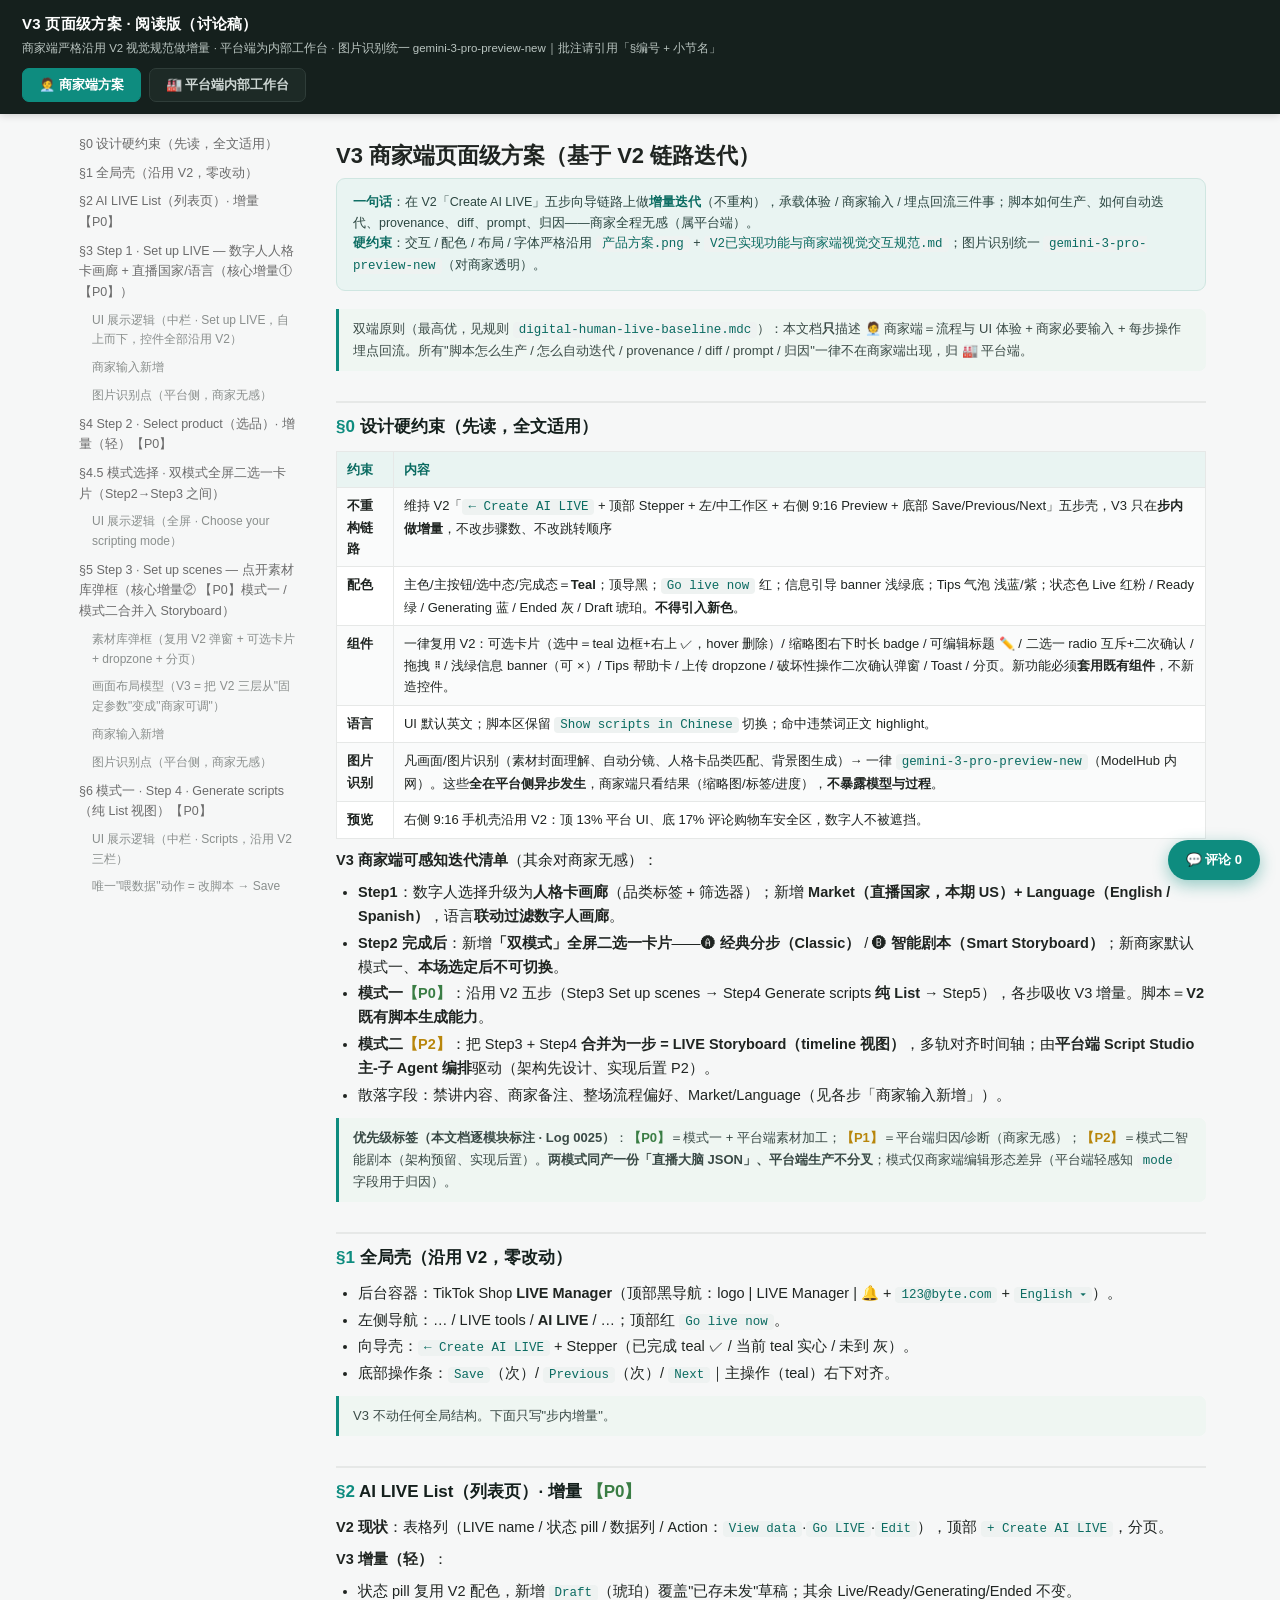
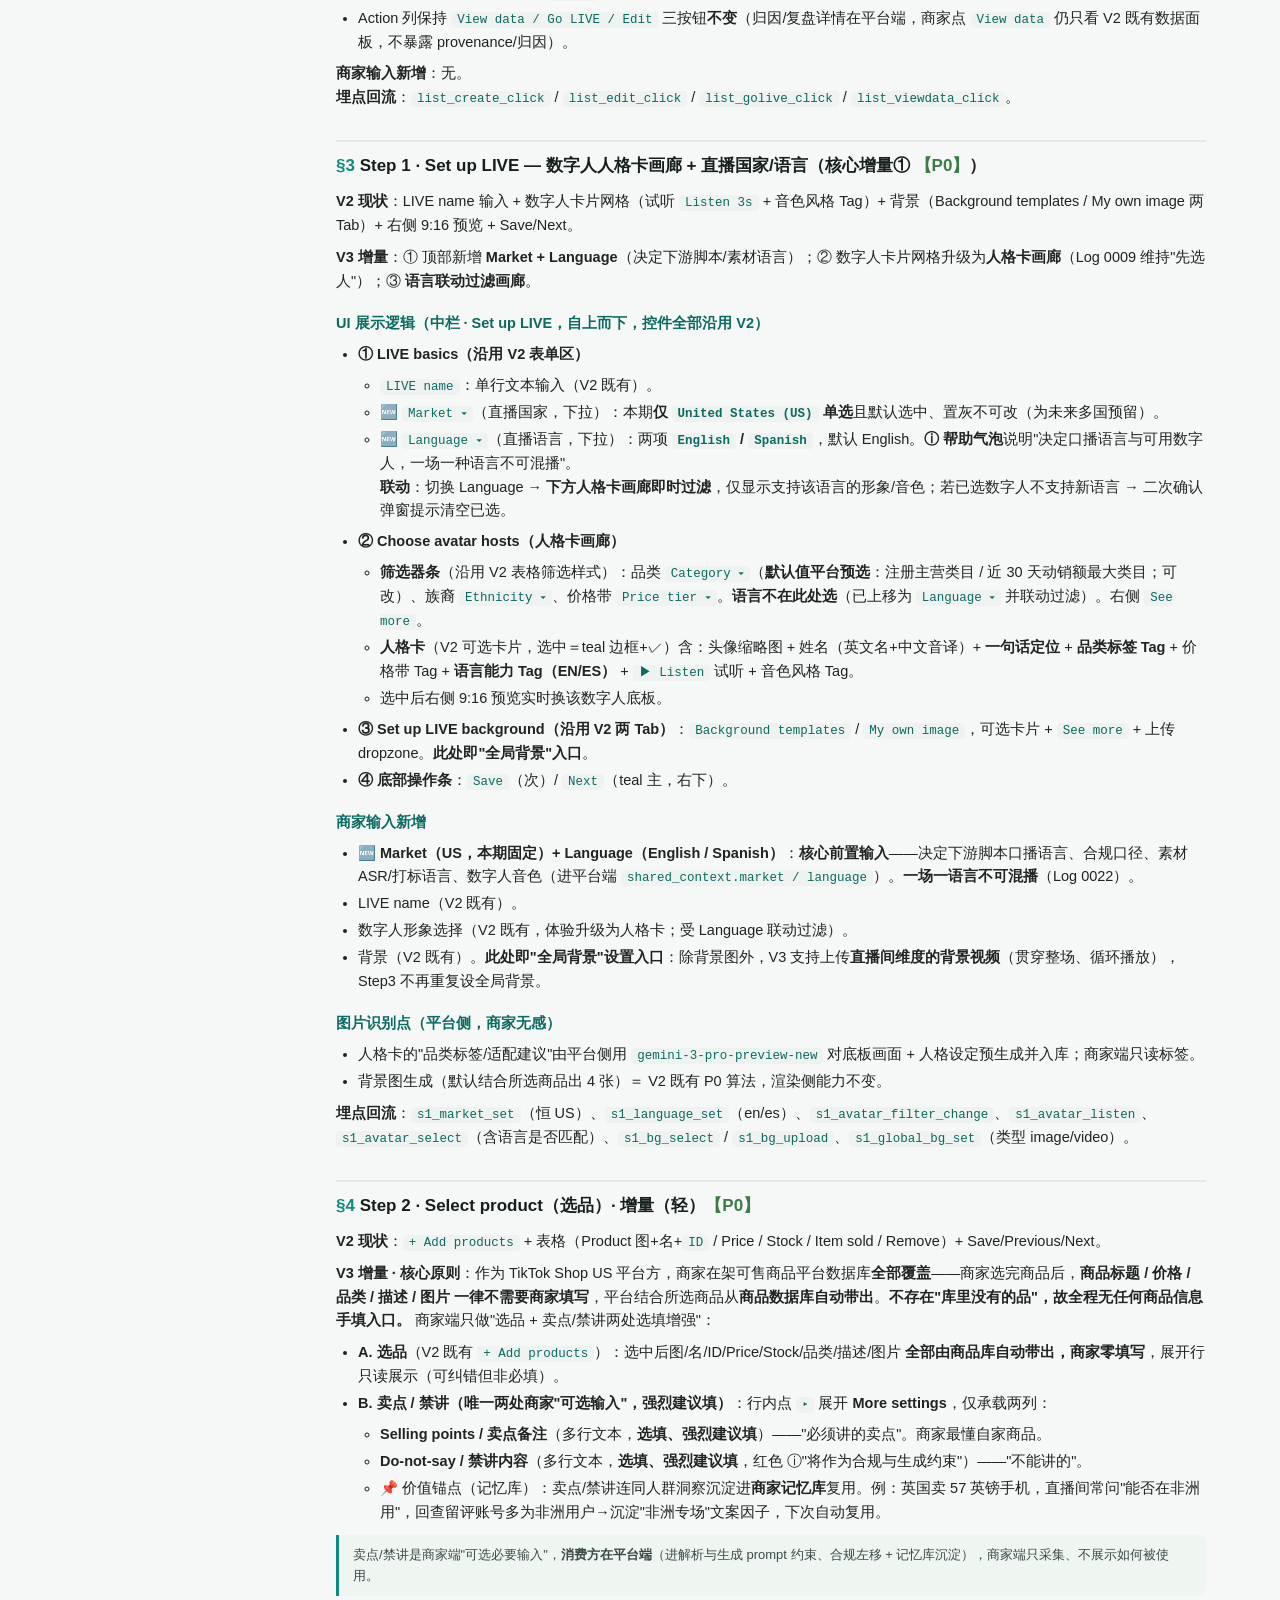
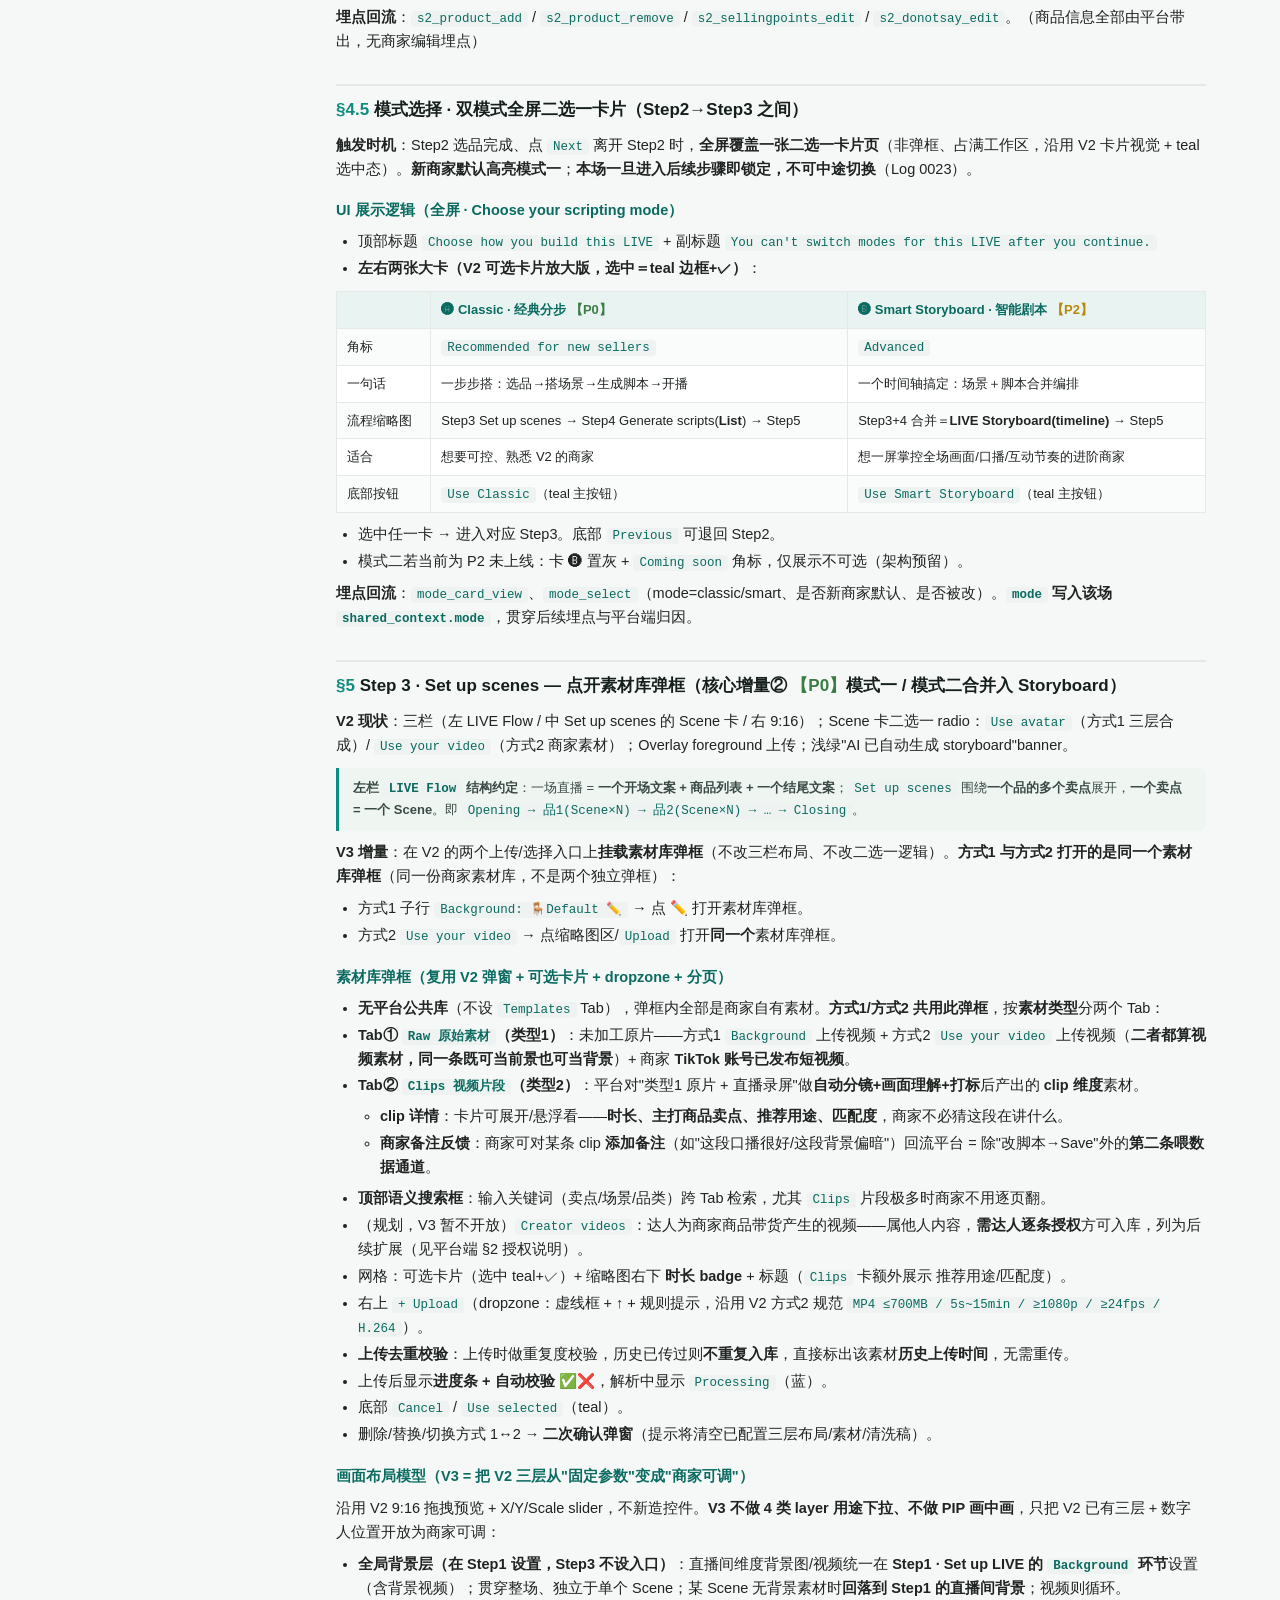
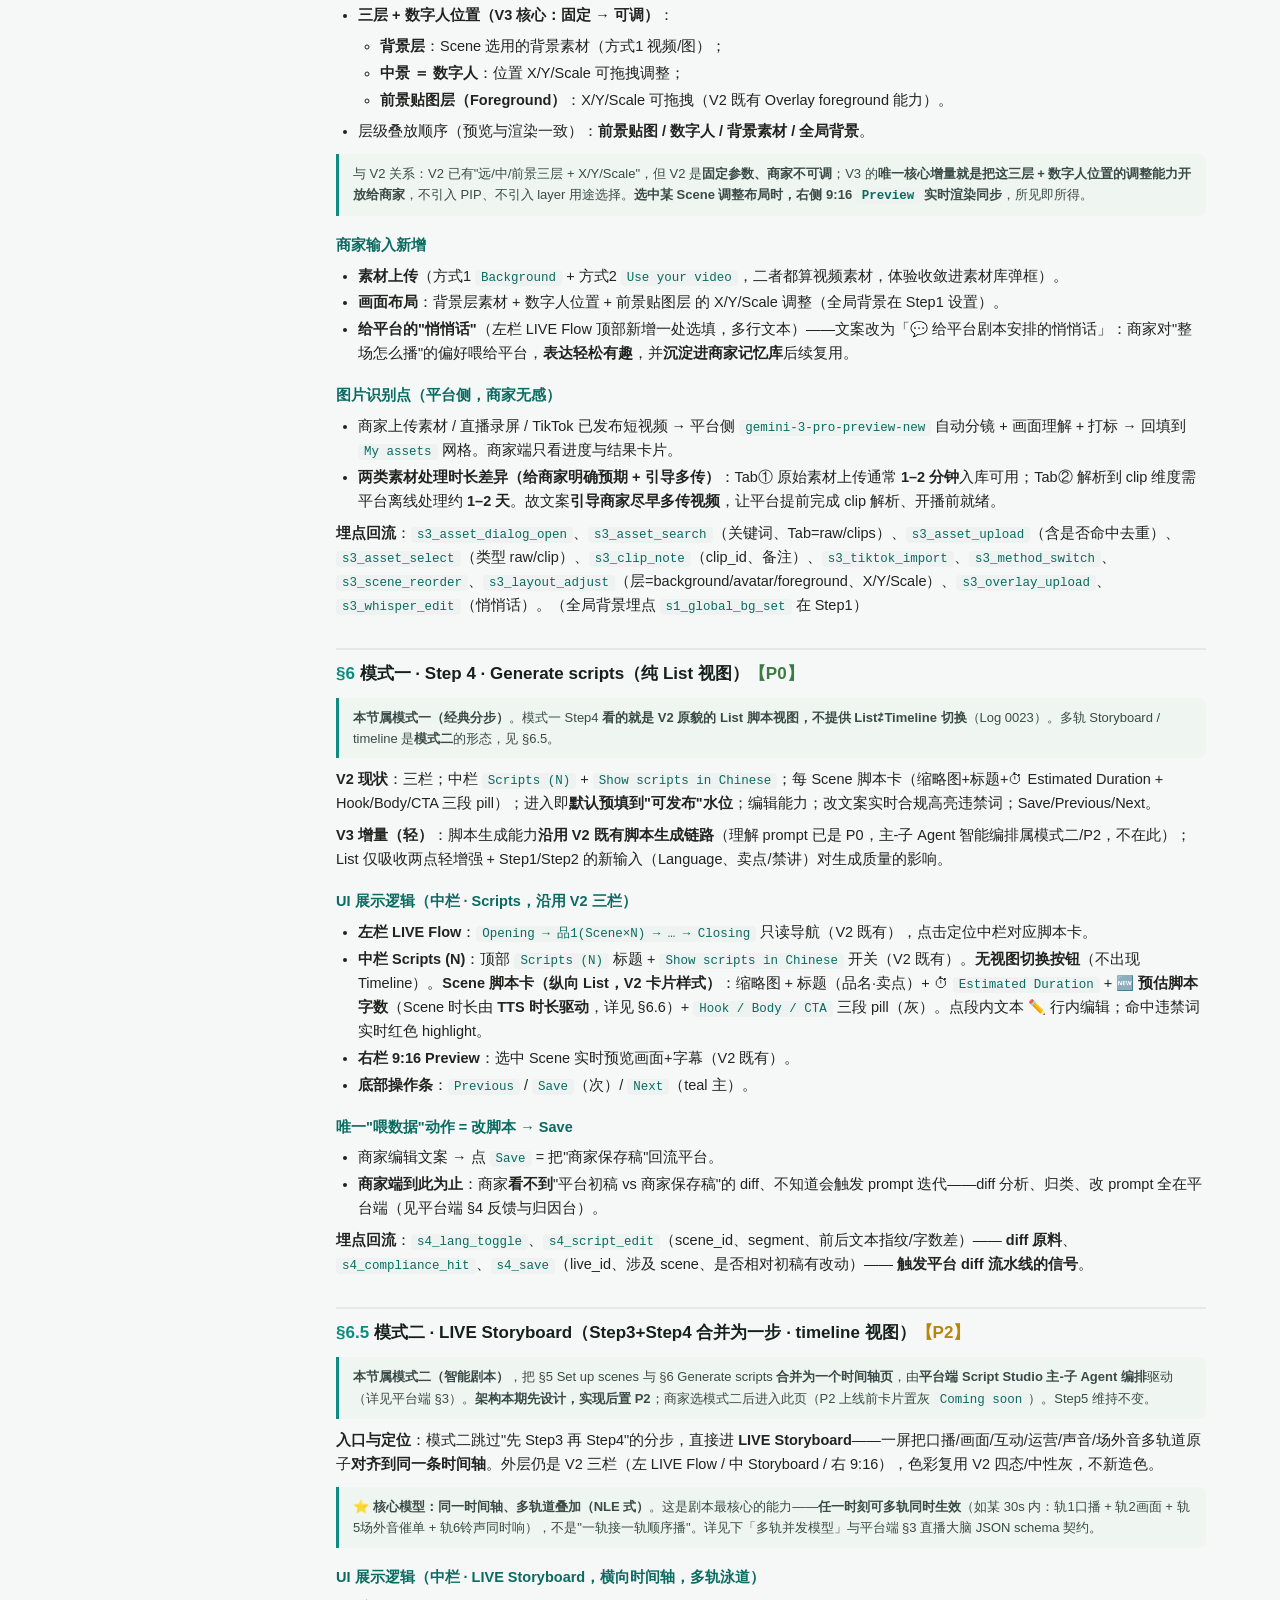
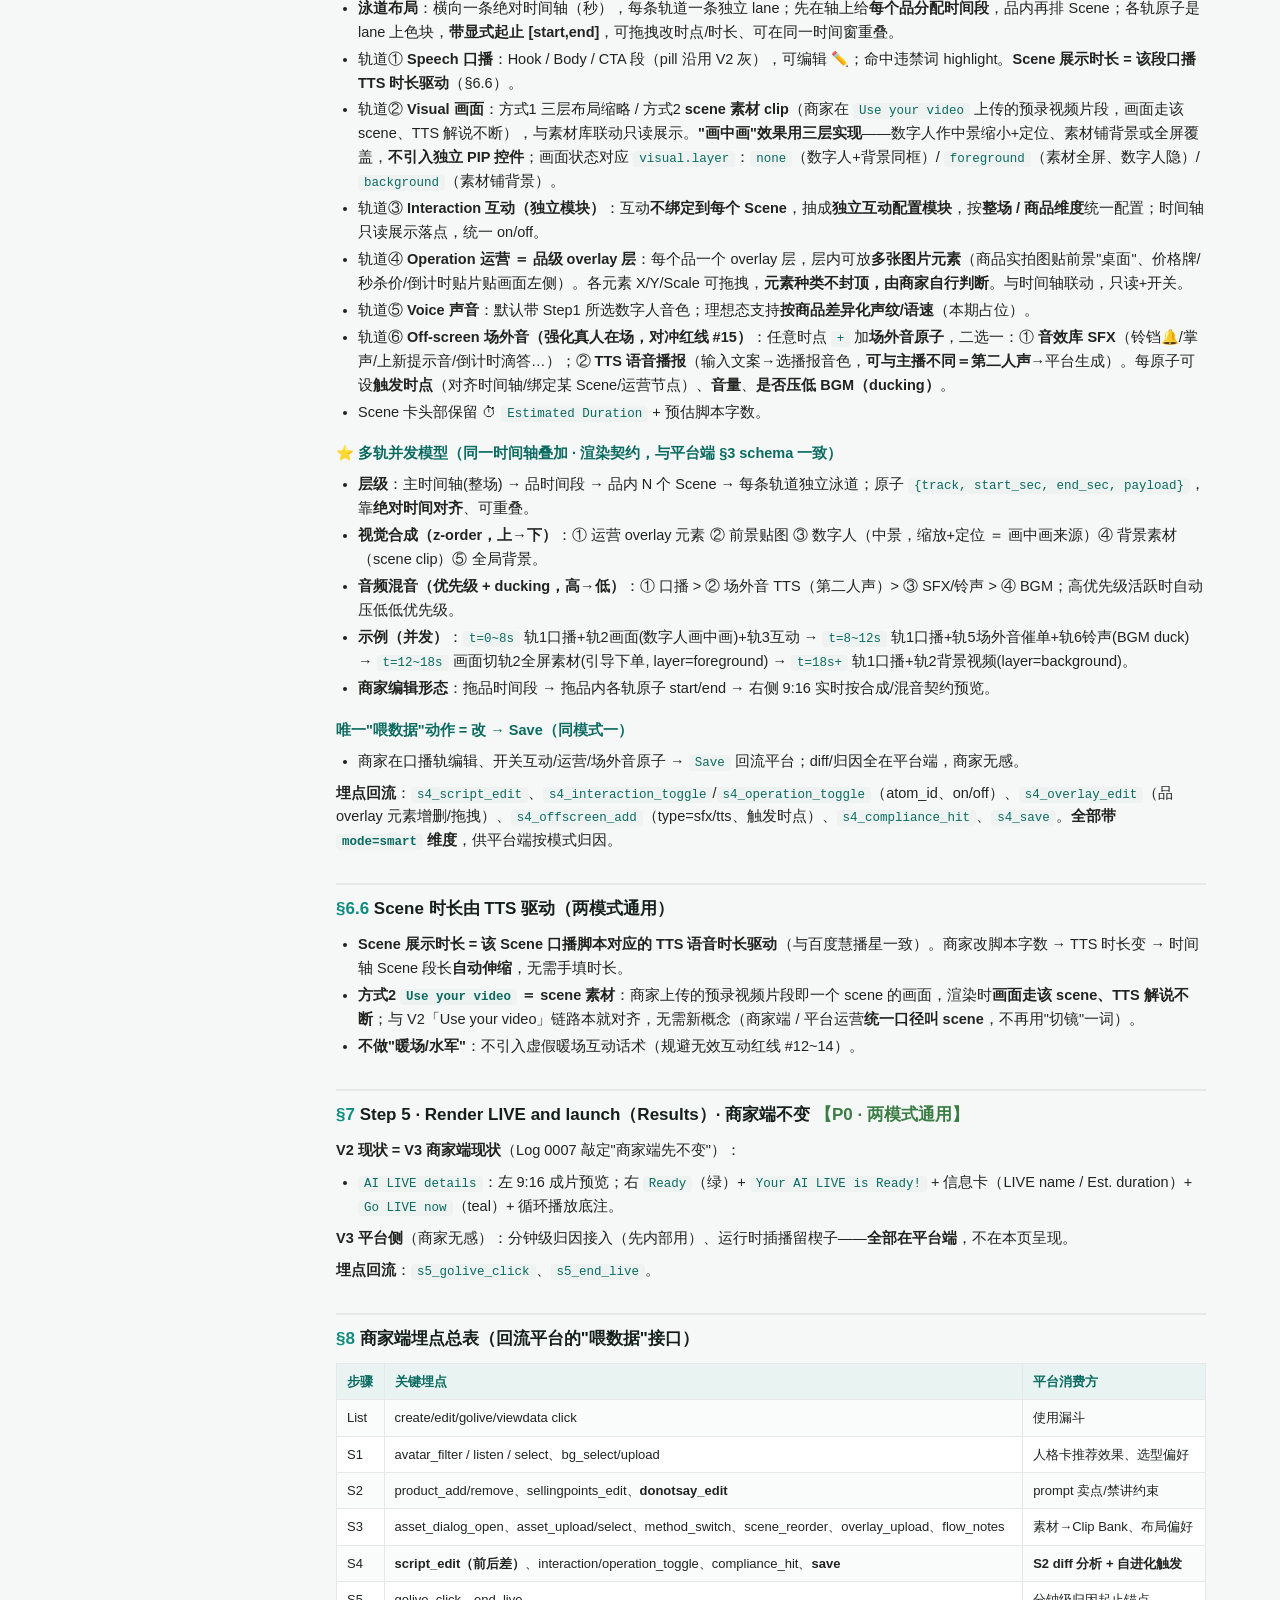
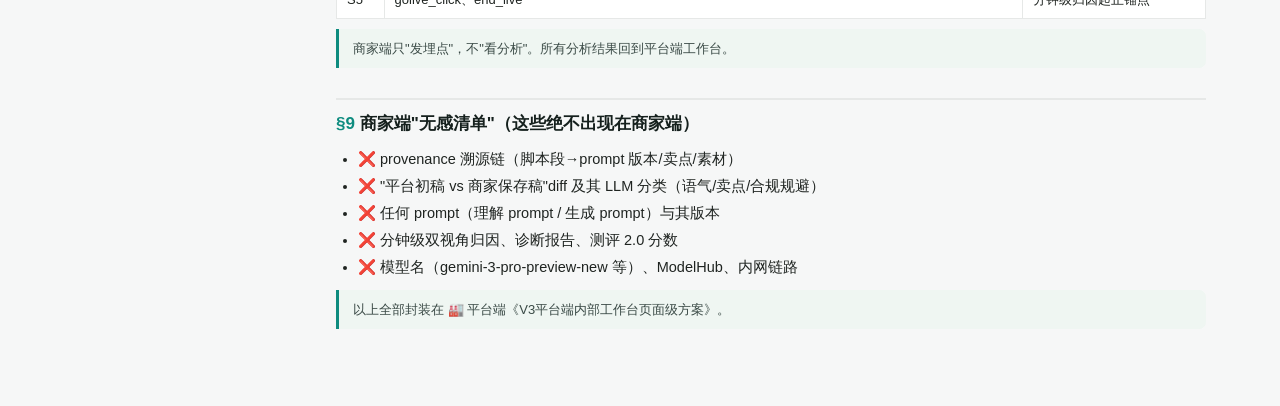
<file: V3页面级方案-阅读版.html>
<!DOCTYPE html>
<html lang="zh-CN">
<head>
<meta charset="utf-8">
<meta name="viewport" content="width=device-width, initial-scale=1">
<title>V3 页面级方案 · 阅读版</title>
<style>
:root{
  --teal:#0E8C7F; --teal-d:#0a6b61; --teal-soft:#e9f4f2;
  --ink:#1f2421; --muted:#6b6b6b; --line:#e6e8e7; --bg:#f6f7f7; --paper:#ffffff;
  --green:#3a7d44; --amber:#b8860b; --blue:#2b6cb0; --red:#c0392b; --grey:#9aa0a0;
  --code:#eef2f1; --note:#eff6f2;
}
*{box-sizing:border-box}
body{margin:0;background:var(--bg);color:var(--ink);font-family:-apple-system,BlinkMacSystemFont,"PingFang SC","Microsoft YaHei",Segoe UI,Roboto,sans-serif;line-height:1.65;font-size:14.5px}
header{position:sticky;top:0;z-index:20;background:#15201d;color:#fff;padding:12px 22px;box-shadow:0 1px 8px rgba(0,0,0,.18)}
header .ttl{font-size:15px;font-weight:800;letter-spacing:.3px}
header .sub{font-size:11.5px;color:#b9c4c0;margin-top:2px}
.tabs{margin-top:10px;display:flex;gap:8px}
.tabs button{border:1px solid #2f3d39;background:#1d2a26;color:#cdd6d3;padding:7px 16px;border-radius:7px;font-size:13px;font-weight:700;cursor:pointer}
.tabs button.active{background:var(--teal);border-color:var(--teal);color:#fff}
.wrap{display:flex;align-items:flex-start;max-width:1180px;margin:0 auto;padding:0 18px}
nav.toc{position:sticky;top:96px;width:248px;flex:0 0 248px;max-height:calc(100vh - 110px);overflow:auto;padding:16px 10px 30px 0;font-size:12.5px}
nav.toc .toc-block{display:none}
nav.toc .toc-block.active{display:block}
nav.toc a{display:block;color:var(--muted);text-decoration:none;padding:4px 9px;border-radius:6px;border-left:2px solid transparent}
nav.toc a:hover{background:var(--teal-soft);color:var(--teal-d)}
nav.toc a.lv3{padding-left:22px;font-size:12px;color:#8a8f8d}
main{flex:1;min-width:0;padding:18px 6px 80px 20px}
.doc{display:none}
.doc.active{display:block}
.card-meta{background:var(--teal-soft);border:1px solid #cfe6e1;border-radius:9px;padding:13px 16px;font-size:12.5px;color:#2c4641;margin-bottom:18px}
.card-meta b{color:var(--teal-d)}
h1{font-size:22px;font-weight:850;margin:6px 0 4px}
h2{font-size:17px;font-weight:800;margin:30px 0 10px;padding-top:10px;border-top:2px solid var(--line);color:#15201d;scroll-margin-top:104px}
h2 .sec{color:var(--teal);font-weight:850}
h3{font-size:14.5px;font-weight:800;margin:18px 0 7px;color:var(--teal-d);scroll-margin-top:104px}
p{margin:8px 0}
ul{margin:7px 0;padding-left:22px}
li{margin:3px 0}
code{background:var(--code);color:#0a6b61;border-radius:4px;padding:1px 6px;font-family:"SF Mono",Menlo,Consolas,monospace;font-size:12.5px}
pre{background:#1f2a27;color:#e8efec;border-radius:8px;padding:14px 16px;overflow:auto;font-family:"SF Mono",Menlo,Consolas,monospace;font-size:12px;line-height:1.5;border-left:3px solid var(--teal)}
pre code{background:none;color:inherit;padding:0}
blockquote{margin:10px 0;background:var(--note);border-left:3px solid var(--teal);border-radius:0 7px 7px 0;padding:9px 14px;color:#3a4a46;font-size:13px}
table{border-collapse:collapse;width:100%;margin:10px 0;font-size:13px;background:var(--paper)}
th,td{border:1px solid var(--line);padding:7px 10px;text-align:left;vertical-align:top}
th{background:var(--teal-soft);color:var(--teal-d);font-weight:700}
tr:nth-child(even) td{background:#fafbfb}
.warn{color:var(--amber);font-weight:700}
.no{color:var(--red);font-weight:700}
.ok{color:var(--green);font-weight:700}
hr{border:none;border-top:1px dashed var(--line);margin:22px 0}
.tip{font-size:11.5px;color:var(--muted);margin-top:6px}
.ann-pop{position:absolute;z-index:80;background:#15201d;border-radius:9px;padding:9px;box-shadow:0 6px 18px rgba(0,0,0,.32);width:248px}
.ann-pop textarea{width:100%;height:56px;border:none;border-radius:6px;padding:7px;font-size:12.5px;resize:vertical;font-family:inherit;box-sizing:border-box}
.ann-pop .row{display:flex;gap:6px;margin-top:7px;justify-content:flex-end}
.ann-pop button{border:none;border-radius:6px;padding:6px 12px;font-size:12px;font-weight:700;cursor:pointer}
.ann-pop .save{background:var(--teal);color:#fff}
.ann-pop .cancel{background:#3a4a46;color:#cdd6d3}
mark.cm{background:#fff3bf;border-bottom:2px solid var(--amber);cursor:pointer;border-radius:2px;padding:0 1px}
#ann-fab{position:fixed;right:20px;bottom:20px;z-index:90;background:var(--teal);color:#fff;border:none;border-radius:26px;padding:11px 18px;font-size:13px;font-weight:800;cursor:pointer;box-shadow:0 5px 16px rgba(14,140,127,.42)}
#ann-panel{position:fixed;right:20px;bottom:66px;z-index:90;width:368px;max-height:74vh;display:none;flex-direction:column;background:var(--paper);border:1px solid var(--line);border-radius:13px;box-shadow:0 10px 34px rgba(0,0,0,.24);overflow:hidden}
#ann-panel.open{display:flex}
#ann-panel .hd{padding:11px 14px;border-bottom:1px solid var(--line);font-weight:800;display:flex;justify-content:space-between;align-items:center}
#ann-panel .hd span{cursor:pointer;color:var(--muted)}
#ann-panel .acts{display:flex;gap:6px;flex-wrap:wrap;padding:9px 12px;border-bottom:1px solid var(--line)}
#ann-panel .acts button{border:1px solid var(--line);background:#fff;border-radius:6px;padding:5px 10px;font-size:11.5px;font-weight:700;cursor:pointer;color:var(--teal-d)}
#ann-list{overflow:auto;padding:4px 0}
.ann-item{padding:9px 14px;border-bottom:1px solid #f0f2f2;font-size:12.5px}
.ann-item .sec{color:var(--teal-d);font-weight:800;font-size:11.5px;margin-bottom:2px}
.ann-item .q{color:#7a7f7d;font-style:italic;margin:3px 0;border-left:2px solid var(--amber);padding-left:7px}
.ann-item .c{color:var(--ink)}
.ann-item .mini{margin-top:5px;display:flex;gap:12px}
.ann-item .mini a{color:var(--blue);cursor:pointer;font-size:11px;text-decoration:none}
.ann-empty{padding:22px;text-align:center;color:var(--muted);font-size:12.5px;line-height:1.7}
</style>
</head>
<body>
<header>
  <div class="ttl">V3 页面级方案 · 阅读版（讨论稿）</div>
  <div class="sub">商家端严格沿用 V2 视觉规范做增量 · 平台端为内部工作台 · 图片识别统一 gemini-3-pro-preview-new｜批注请引用「§编号 + 小节名」</div>
  <div class="tabs">
    <button id="tab-seller" class="active" onclick="showTab('seller')">🧑‍💼 商家端方案</button>
    <button id="tab-platform" onclick="showTab('platform')">🏭 平台端内部工作台</button>
  </div>
</header>
<div class="wrap">
  <nav class="toc">
    <div id="seller-toc" class="toc-block active"></div>
    <div id="platform-toc" class="toc-block"></div>
  </nav>
  <main>
    <section id="seller-doc" class="doc active">
<h1>V3 商家端页面级方案（基于 V2 链路迭代）</h1>
<div class="card-meta">
<b>一句话</b>：在 V2「Create AI LIVE」五步向导链路上做<b>增量迭代</b>（不重构），承载体验 / 商家输入 / 埋点回流三件事；脚本如何生产、如何自动迭代、provenance、diff、prompt、归因——商家全程无感（属平台端）。<br>
<b>硬约束</b>：交互 / 配色 / 布局 / 字体严格沿用 <code>产品方案.png</code> + <code>V2已实现功能与商家端视觉交互规范.md</code>；图片识别统一 <code>gemini-3-pro-preview-new</code>（对商家透明）。
</div>
<blockquote>双端原则（最高优，见规则 <code>digital-human-live-baseline.mdc</code>）：本文档<strong>只</strong>描述 🧑‍💼 商家端＝流程与 UI 体验 + 商家必要输入 + 每步操作埋点回流。所有"脚本怎么生产 / 怎么自动迭代 / provenance / diff / prompt / 归因"一律不在商家端出现，归 🏭 平台端。</blockquote>

<h2 id="s-0"><span class="sec">§0</span> 设计硬约束（先读，全文适用）</h2>
<table>
<tr><th>约束</th><th>内容</th></tr>
<tr><td><strong>不重构链路</strong></td><td>维持 V2「<code>← Create AI LIVE</code> + 顶部 Stepper + 左/中工作区 + 右侧 9:16 Preview + 底部 Save/Previous/Next」五步壳，V3 只在<strong>步内做增量</strong>，不改步骤数、不改跳转顺序</td></tr>
<tr><td><strong>配色</strong></td><td>主色/主按钮/选中态/完成态＝<strong>Teal</strong>；顶导黑；<code>Go live now</code> 红；信息引导 banner 浅绿底；Tips 气泡 浅蓝/紫；状态色 Live 红粉 / Ready 绿 / Generating 蓝 / Ended 灰 / Draft 琥珀。<strong>不得引入新色</strong>。</td></tr>
<tr><td><strong>组件</strong></td><td>一律复用 V2：可选卡片（选中＝teal 边框+右上 ✓，hover 删除）/ 缩略图右下时长 badge / 可编辑标题 ✏️ / 二选一 radio 互斥+二次确认 / 拖拽 ⠿ / 浅绿信息 banner（可 ×）/ Tips 帮助卡 / 上传 dropzone / 破坏性操作二次确认弹窗 / Toast / 分页。新功能必须<strong>套用既有组件</strong>，不新造控件。</td></tr>
<tr><td><strong>语言</strong></td><td>UI 默认英文；脚本区保留 <code>Show scripts in Chinese</code> 切换；命中违禁词正文 highlight。</td></tr>
<tr><td><strong>图片识别</strong></td><td>凡画面/图片识别（素材封面理解、自动分镜、人格卡品类匹配、背景图生成）→ 一律 <code>gemini-3-pro-preview-new</code>（ModelHub 内网）。这些<strong>全在平台侧异步发生</strong>，商家端只看结果（缩略图/标签/进度），<strong>不暴露模型与过程</strong>。</td></tr>
<tr><td><strong>预览</strong></td><td>右侧 9:16 手机壳沿用 V2：顶 13% 平台 UI、底 17% 评论购物车安全区，数字人不被遮挡。</td></tr>
</table>
<p><strong>V3 商家端可感知迭代清单</strong>（其余对商家无感）：</p>
<ul>
<li><strong>Step1</strong>：数字人选择升级为<strong>人格卡画廊</strong>（品类标签 + 筛选器）；新增 <strong>Market（直播国家，本期 US）+ Language（English / Spanish）</strong>，语言<strong>联动过滤数字人画廊</strong>。</li>
<li><strong>Step2 完成后</strong>：新增<strong>「双模式」全屏二选一卡片</strong>——🅐 <strong>经典分步（Classic）</strong> / 🅑 <strong>智能剧本（Smart Storyboard）</strong>；新商家默认模式一、<strong>本场选定后不可切换</strong>。</li>
<li><strong>模式一<span class="ok">【P0】</span></strong>：沿用 V2 五步（Step3 Set up scenes → Step4 Generate scripts <strong>纯 List</strong> → Step5），各步吸收 V3 增量。脚本＝<strong>V2 既有脚本生成能力</strong>。</li>
<li><strong>模式二<span class="warn">【P2】</span></strong>：把 Step3 + Step4 <strong>合并为一步 = LIVE Storyboard（timeline 视图）</strong>，多轨对齐时间轴；由<strong>平台端 Script Studio 主-子 Agent 编排</strong>驱动（架构先设计、实现后置 P2）。</li>
<li>散落字段：禁讲内容、商家备注、整场流程偏好、Market/Language（见各步「商家输入新增」）。</li>
</ul>
<blockquote><strong>优先级标签（本文档逐模块标注 · Log 0025）</strong>：<span class="ok">【P0】</span>＝模式一 + 平台端素材加工；<span class="warn">【P1】</span>＝平台端归因/诊断（商家无感）；<span class="warn">【P2】</span>＝模式二智能剧本（架构预留、实现后置）。<strong>两模式同产一份「直播大脑 JSON」、平台端生产不分叉</strong>；模式仅商家端编辑形态差异（平台端轻感知 <code>mode</code> 字段用于归因）。</blockquote>

<h2 id="s-1"><span class="sec">§1</span> 全局壳（沿用 V2，零改动）</h2>
<ul>
<li>后台容器：TikTok Shop <strong>LIVE Manager</strong>（顶部黑导航：logo | LIVE Manager | 🔔 + <code>123@byte.com</code> + <code>English ▾</code>）。</li>
<li>左侧导航：… / LIVE tools / <strong>AI LIVE</strong> / …；顶部红 <code>Go live now</code>。</li>
<li>向导壳：<code>← Create AI LIVE</code> + Stepper（已完成 teal ✓ / 当前 teal 实心 / 未到 灰）。</li>
<li>底部操作条：<code>Save</code>（次）/ <code>Previous</code>（次）/ <code>Next</code>｜主操作（teal）右下对齐。</li>
</ul>
<blockquote>V3 不动任何全局结构。下面只写"步内增量"。</blockquote>

<h2 id="s-2"><span class="sec">§2</span> AI LIVE List（列表页）· 增量 <span class="ok">【P0】</span></h2>
<p><strong>V2 现状</strong>：表格列（LIVE name / 状态 pill / 数据列 / Action：<code>View data</code>·<code>Go LIVE</code>·<code>Edit</code>），顶部 <code>+ Create AI LIVE</code>，分页。</p>
<p><strong>V3 增量（轻）</strong>：</p>
<ul>
<li>状态 pill 复用 V2 配色，新增 <code>Draft</code>（琥珀）覆盖"已存未发"草稿；其余 Live/Ready/Generating/Ended 不变。</li>
<li>Action 列保持 <code>View data / Go LIVE / Edit</code> 三按钮<strong>不变</strong>（归因/复盘详情在平台端，商家点 <code>View data</code> 仍只看 V2 既有数据面板，不暴露 provenance/归因）。</li>
</ul>
<p><strong>商家输入新增</strong>：无。<br><strong>埋点回流</strong>：<code>list_create_click</code> / <code>list_edit_click</code> / <code>list_golive_click</code> / <code>list_viewdata_click</code>。</p>
<h2 id="s-3"><span class="sec">§3</span> Step 1 · Set up LIVE — 数字人<strong>人格卡画廊</strong> + <strong>直播国家/语言</strong>（核心增量① <span class="ok">【P0】</span>）</h2>
<p><strong>V2 现状</strong>：LIVE name 输入 + 数字人卡片网格（试听 <code>Listen 3s</code> + 音色风格 Tag）+ 背景（Background templates / My own image 两 Tab）+ 右侧 9:16 预览 + Save/Next。</p>
<p><strong>V3 增量</strong>：① 顶部新增 <strong>Market + Language</strong>（决定下游脚本/素材语言）；② 数字人卡片网格升级为<strong>人格卡画廊</strong>（Log 0009 维持"先选人"）；③ <strong>语言联动过滤画廊</strong>。</p>
<h3 id="s-3-1">UI 展示逻辑（中栏 · Set up LIVE，自上而下，控件全部沿用 V2）</h3>
<ul>
<li><strong>① LIVE basics（沿用 V2 表单区）</strong>
  <ul>
  <li><code>LIVE name</code>：单行文本输入（V2 既有）。</li>
  <li>🆕 <code>Market ▾</code>（直播国家，下拉）：本期<strong>仅 <code>United States (US)</code> 单选</strong>且默认选中、置灰不可改（为未来多国预留）。</li>
  <li>🆕 <code>Language ▾</code>（直播语言，下拉）：两项 <strong><code>English</code> / <code>Spanish</code></strong>，默认 English。<strong>ⓘ 帮助气泡</strong>说明"决定口播语言与可用数字人，一场一种语言不可混播"。<br><strong>联动</strong>：切换 Language → <strong>下方人格卡画廊即时过滤</strong>，仅显示支持该语言的形象/音色；若已选数字人不支持新语言 → 二次确认弹窗提示清空已选。</li>
  </ul>
</li>
<li><strong>② Choose avatar hosts（人格卡画廊）</strong>
  <ul>
  <li><strong>筛选器条</strong>（沿用 V2 表格筛选样式）：品类 <code>Category ▾</code>（<strong>默认值平台预选</strong>：注册主营类目 / 近 30 天动销额最大类目；可改）、族裔 <code>Ethnicity ▾</code>、价格带 <code>Price tier ▾</code>。<strong>语言不在此处选</strong>（已上移为 <code>Language ▾</code> 并联动过滤）。右侧 <code>See more</code>。</li>
  <li><strong>人格卡</strong>（V2 可选卡片，选中＝teal 边框+✓）含：头像缩略图 + 姓名（英文名+中文音译）+ <strong>一句话定位</strong> + <strong>品类标签 Tag</strong> + 价格带 Tag + <strong>语言能力 Tag（EN/ES）</strong> + <code>▶ Listen</code> 试听 + 音色风格 Tag。</li>
  <li>选中后右侧 9:16 预览实时换该数字人底板。</li>
  </ul>
</li>
<li><strong>③ Set up LIVE background（沿用 V2 两 Tab）</strong>：<code>Background templates</code> / <code>My own image</code>，可选卡片 + <code>See more</code> + 上传 dropzone。<strong>此处即"全局背景"入口</strong>。</li>
<li><strong>④ 底部操作条</strong>：<code>Save</code>（次）/ <code>Next</code>（teal 主，右下）。</li>
</ul>
<h3 id="s-3-2">商家输入新增</h3>
<ul>
<li>🆕 <strong>Market（US，本期固定）+ Language（English / Spanish）</strong>：<strong>核心前置输入</strong>——决定下游脚本口播语言、合规口径、素材 ASR/打标语言、数字人音色（进平台端 <code>shared_context.market / language</code>）。<strong>一场一语言不可混播</strong>（Log 0022）。</li>
<li>LIVE name（V2 既有）。</li>
<li>数字人形象选择（V2 既有，体验升级为人格卡；受 Language 联动过滤）。</li>
<li>背景（V2 既有）。<strong>此处即"全局背景"设置入口</strong>：除背景图外，V3 支持上传<strong>直播间维度的背景视频</strong>（贯穿整场、循环播放），Step3 不再重复设全局背景。</li>
</ul>
<h3 id="s-3-3">图片识别点（平台侧，商家无感）</h3>
<ul>
<li>人格卡的"品类标签/适配建议"由平台侧用 <code>gemini-3-pro-preview-new</code> 对底板画面 + 人格设定预生成并入库；商家端只读标签。</li>
<li>背景图生成（默认结合所选商品出 4 张）＝ V2 既有 P0 算法，渲染侧能力不变。</li>
</ul>
<p><strong>埋点回流</strong>：<code>s1_market_set</code>（恒 US）、<code>s1_language_set</code>（en/es）、<code>s1_avatar_filter_change</code>、<code>s1_avatar_listen</code>、<code>s1_avatar_select</code>（含语言是否匹配）、<code>s1_bg_select</code> / <code>s1_bg_upload</code>、<code>s1_global_bg_set</code>（类型 image/video）。</p>

<h2 id="s-4"><span class="sec">§4</span> Step 2 · Select product（选品）· 增量（轻）<span class="ok">【P0】</span></h2>
<p><strong>V2 现状</strong>：<code>+ Add products</code> + 表格（Product 图+名+<code>ID</code> / Price / Stock / Item sold / Remove）+ Save/Previous/Next。</p>
<p><strong>V3 增量 · 核心原则</strong>：作为 TikTok Shop US 平台方，商家在架可售商品平台数据库<strong>全部覆盖</strong>——商家选完商品后，<strong>商品标题 / 价格 / 品类 / 描述 / 图片 一律不需要商家填写</strong>，平台结合所选商品从<strong>商品数据库自动带出</strong>。<strong>不存在"库里没有的品"，故全程无任何商品信息手填入口。</strong> 商家端只做"选品 + 卖点/禁讲两处选填增强"：</p>
<ul>
<li><strong>A. 选品</strong>（V2 既有 <code>+ Add products</code>）：选中后图/名/ID/Price/Stock/品类/描述/图片 <strong>全部由商品库自动带出，商家零填写</strong>，展开行只读展示（可纠错但非必填）。</li>
<li><strong>B. 卖点 / 禁讲（唯一两处商家"可选输入"，强烈建议填）</strong>：行内点 <code>▸</code> 展开 <strong>More settings</strong>，仅承载两列：
  <ul>
  <li><strong>Selling points / 卖点备注</strong>（多行文本，<strong>选填、强烈建议填</strong>）——"必须讲的卖点"。商家最懂自家商品。</li>
  <li><strong>Do-not-say / 禁讲内容</strong>（多行文本，<strong>选填、强烈建议填</strong>，红色 ⓘ"将作为合规与生成约束"）——"不能讲的"。</li>
  <li>📌 价值锚点（记忆库）：卖点/禁讲连同人群洞察沉淀进<strong>商家记忆库</strong>复用。例：英国卖 57 英镑手机，直播间常问"能否在非洲用"，回查留评账号多为非洲用户→沉淀"非洲专场"文案因子，下次自动复用。</li>
  </ul>
</li>
</ul>
<blockquote>卖点/禁讲是商家端"可选必要输入"，<strong>消费方在平台端</strong>（进解析与生成 prompt 约束、合规左移 + 记忆库沉淀），商家端只采集、不展示如何被使用。</blockquote>
<p><strong>埋点回流</strong>：<code>s2_product_add</code> / <code>s2_product_remove</code> / <code>s2_sellingpoints_edit</code> / <code>s2_donotsay_edit</code>。（商品信息全部由平台带出，无商家编辑埋点）</p>

<h2 id="s-4-5"><span class="sec">§4.5</span> 模式选择 · <strong>双模式全屏二选一卡片</strong>（Step2→Step3 之间）</h2>
<p><strong>触发时机</strong>：Step2 选品完成、点 <code>Next</code> 离开 Step2 时，<strong>全屏覆盖一张二选一卡片页</strong>（非弹框、占满工作区，沿用 V2 卡片视觉 + teal 选中态）。<strong>新商家默认高亮模式一</strong>；<strong>本场一旦进入后续步骤即锁定，不可中途切换</strong>（Log 0023）。</p>
<h3 id="s-4-5-1">UI 展示逻辑（全屏 · Choose your scripting mode）</h3>
<ul>
<li>顶部标题 <code>Choose how you build this LIVE</code> + 副标题 <code>You can't switch modes for this LIVE after you continue.</code></li>
<li><strong>左右两张大卡（V2 可选卡片放大版，选中＝teal 边框+✓）</strong>：</li>
</ul>
<table>
<tr><th></th><th>🅐 <strong>Classic · 经典分步 <span class="ok">【P0】</span></strong></th><th>🅑 <strong>Smart Storyboard · 智能剧本 <span class="warn">【P2】</span></strong></th></tr>
<tr><td>角标</td><td><code>Recommended for new sellers</code></td><td><code>Advanced</code></td></tr>
<tr><td>一句话</td><td>一步步搭：选品→搭场景→生成脚本→开播</td><td>一个时间轴搞定：场景＋脚本合并编排</td></tr>
<tr><td>流程缩略图</td><td>Step3 Set up scenes → Step4 Generate scripts(<strong>List</strong>) → Step5</td><td>Step3+4 合并＝<strong>LIVE Storyboard(timeline)</strong> → Step5</td></tr>
<tr><td>适合</td><td>想要可控、熟悉 V2 的商家</td><td>想一屏掌控全场画面/口播/互动节奏的进阶商家</td></tr>
<tr><td>底部按钮</td><td><code>Use Classic</code>（teal 主按钮）</td><td><code>Use Smart Storyboard</code>（teal 主按钮）</td></tr>
</table>
<ul>
<li>选中任一卡 → 进入对应 Step3。底部 <code>Previous</code> 可退回 Step2。</li>
<li>模式二若当前为 P2 未上线：卡 🅑 置灰 + <code>Coming soon</code> 角标，仅展示不可选（架构预留）。</li>
</ul>
<p><strong>埋点回流</strong>：<code>mode_card_view</code>、<code>mode_select</code>（mode=classic/smart、是否新商家默认、是否被改）。<strong><code>mode</code> 写入该场 <code>shared_context.mode</code></strong>，贯穿后续埋点与平台端归因。</p>

<h2 id="s-5"><span class="sec">§5</span> Step 3 · Set up scenes — 点开<strong>素材库弹框</strong>（核心增量② <span class="ok">【P0】</span>模式一 / 模式二合并入 Storyboard）</h2>
<p><strong>V2 现状</strong>：三栏（左 LIVE Flow / 中 Set up scenes 的 Scene 卡 / 右 9:16）；Scene 卡二选一 radio：<code>Use avatar</code>（方式1 三层合成）/ <code>Use your video</code>（方式2 商家素材）；Overlay foreground 上传；浅绿"AI 已自动生成 storyboard"banner。</p>
<blockquote><strong>左栏 <code>LIVE Flow</code> 结构约定</strong>：一场直播 = <strong>一个开场文案 + 商品列表 + 一个结尾文案</strong>；<code>Set up scenes</code> 围绕<strong>一个品的多个卖点</strong>展开，<strong>一个卖点 = 一个 Scene</strong>。即 <code>Opening → 品1(Scene×N) → 品2(Scene×N) → … → Closing</code>。</blockquote>
<p><strong>V3 增量</strong>：在 V2 的两个上传/选择入口上<strong>挂载素材库弹框</strong>（不改三栏布局、不改二选一逻辑）。<strong>方式1 与方式2 打开的是同一个素材库弹框</strong>（同一份商家素材库，不是两个独立弹框）：</p>
<ul>
<li>方式1 子行 <code>Background: 🪑Default ✏️</code> → 点 ✏️ 打开素材库弹框。</li>
<li>方式2 <code>Use your video</code> → 点缩略图区/<code>Upload</code> 打开<strong>同一个</strong>素材库弹框。</li>
</ul>
<h3 id="s-5-1">素材库弹框（复用 V2 弹窗 + 可选卡片 + dropzone + 分页）</h3>
<ul>
<li><strong>无平台公共库</strong>（不设 <code>Templates</code> Tab），弹框内全部是商家自有素材。<strong>方式1/方式2 共用此弹框</strong>，按<strong>素材类型</strong>分两个 Tab：</li>
<li><strong>Tab① <code>Raw 原始素材</code>（类型1）</strong>：未加工原片——方式1 <code>Background</code> 上传视频 + 方式2 <code>Use your video</code> 上传视频（<strong>二者都算视频素材，同一条既可当前景也可当背景</strong>）+ 商家 <strong>TikTok 账号已发布短视频</strong>。</li>
<li><strong>Tab② <code>Clips 视频片段</code>（类型2）</strong>：平台对"类型1 原片 + 直播录屏"做<strong>自动分镜+画面理解+打标</strong>后产出的 <strong>clip 维度</strong>素材。
  <ul>
  <li><strong>clip 详情</strong>：卡片可展开/悬浮看——<strong>时长、主打商品卖点、推荐用途、匹配度</strong>，商家不必猜这段在讲什么。</li>
  <li><strong>商家备注反馈</strong>：商家可对某条 clip <strong>添加备注</strong>（如"这段口播很好/这段背景偏暗"）回流平台 = 除"改脚本→Save"外的<strong>第二条喂数据通道</strong>。</li>
  </ul>
</li>
<li><strong>顶部语义搜索框</strong>：输入关键词（卖点/场景/品类）跨 Tab 检索，尤其 <code>Clips</code> 片段极多时商家不用逐页翻。</li>
<li>（规划，V3 暂不开放）<code>Creator videos</code>：达人为商家商品带货产生的视频——属他人内容，<strong>需达人逐条授权</strong>方可入库，列为后续扩展（见平台端 §2 授权说明）。</li>
<li>网格：可选卡片（选中 teal+✓）+ 缩略图右下 <strong>时长 badge</strong> + 标题（<code>Clips</code> 卡额外展示 推荐用途/匹配度）。</li>
<li>右上 <code>+ Upload</code>（dropzone：虚线框 + ↑ + 规则提示，沿用 V2 方式2 规范 <code>MP4 ≤700MB / 5s~15min / ≥1080p / ≥24fps / H.264</code>）。</li>
<li><strong>上传去重校验</strong>：上传时做重复度校验，历史已传过则<strong>不重复入库</strong>，直接标出该素材<strong>历史上传时间</strong>，无需重传。</li>
<li>上传后显示<strong>进度条 + 自动校验 ✅❌</strong>，解析中显示 <code>Processing</code>（蓝）。</li>
<li>底部 <code>Cancel</code> / <code>Use selected</code>（teal）。</li>
<li>删除/替换/切换方式 1↔2 → <strong>二次确认弹窗</strong>（提示将清空已配置三层布局/素材/清洗稿）。</li>
</ul>
<h3 id="s-5-2">画面布局模型（V3 = 把 V2 三层从"固定参数"变成"商家可调"）</h3>
<p>沿用 V2 9:16 拖拽预览 + X/Y/Scale slider，不新造控件。<strong>V3 不做 4 类 layer 用途下拉、不做 PIP 画中画</strong>，只把 V2 已有三层 + 数字人位置开放为商家可调：</p>
<ul>
<li><strong>全局背景层（在 Step1 设置，Step3 不设入口）</strong>：直播间维度背景图/视频统一在 <strong>Step1 · Set up LIVE 的 <code>Background</code> 环节</strong>设置（含背景视频）；贯穿整场、独立于单个 Scene；某 Scene 无背景素材时<strong>回落到 Step1 的直播间背景</strong>；视频则循环。</li>
<li><strong>三层 + 数字人位置（V3 核心：固定 → 可调）</strong>：
  <ul>
  <li><strong>背景层</strong>：Scene 选用的背景素材（方式1 视频/图）；</li>
  <li><strong>中景 ＝ 数字人</strong>：位置 X/Y/Scale 可拖拽调整；</li>
  <li><strong>前景贴图层（Foreground）</strong>：X/Y/Scale 可拖拽（V2 既有 Overlay foreground 能力）。</li>
  </ul>
</li>
<li>层级叠放顺序（预览与渲染一致）：<strong>前景贴图 / 数字人 / 背景素材 / 全局背景</strong>。</li>
</ul>
<blockquote>与 V2 关系：V2 已有"远/中/前景三层 + X/Y/Scale"，但 V2 是<strong>固定参数、商家不可调</strong>；V3 的<strong>唯一核心增量就是把这三层 + 数字人位置的调整能力开放给商家</strong>，不引入 PIP、不引入 layer 用途选择。<strong>选中某 Scene 调整布局时，右侧 9:16 <code>Preview</code> 实时渲染同步</strong>，所见即所得。</blockquote>
<h3 id="s-5-3">商家输入新增</h3>
<ul>
<li><strong>素材上传</strong>（方式1 <code>Background</code> + 方式2 <code>Use your video</code>，二者都算视频素材，体验收敛进素材库弹框）。</li>
<li><strong>画面布局</strong>：背景层素材 + 数字人位置 + 前景贴图层 的 X/Y/Scale 调整（全局背景在 Step1 设置）。</li>
<li><strong>给平台的"悄悄话"</strong>（左栏 LIVE Flow 顶部新增一处选填，多行文本）——文案改为「💬 给平台剧本安排的悄悄话」：商家对"整场怎么播"的偏好喂给平台，<strong>表达轻松有趣</strong>，并<strong>沉淀进商家记忆库</strong>后续复用。</li>
</ul>
<h3 id="s-5-4">图片识别点（平台侧，商家无感）</h3>
<ul>
<li>商家上传素材 / 直播录屏 / TikTok 已发布短视频 → 平台侧 <code>gemini-3-pro-preview-new</code> 自动分镜 + 画面理解 + 打标 → 回填到 <code>My assets</code> 网格。商家端只看进度与结果卡片。</li>
<li><strong>两类素材处理时长差异（给商家明确预期 + 引导多传）</strong>：Tab① 原始素材上传通常 <strong>1–2 分钟</strong>入库可用；Tab② 解析到 clip 维度需平台离线处理约 <strong>1–2 天</strong>。故文案<strong>引导商家尽早多传视频</strong>，让平台提前完成 clip 解析、开播前就绪。</li>
</ul>
<p><strong>埋点回流</strong>：<code>s3_asset_dialog_open</code>、<code>s3_asset_search</code>（关键词、Tab=raw/clips）、<code>s3_asset_upload</code>（含是否命中去重）、<code>s3_asset_select</code>（类型 raw/clip）、<code>s3_clip_note</code>（clip_id、备注）、<code>s3_tiktok_import</code>、<code>s3_method_switch</code>、<code>s3_scene_reorder</code>、<code>s3_layout_adjust</code>（层=background/avatar/foreground、X/Y/Scale）、<code>s3_overlay_upload</code>、<code>s3_whisper_edit</code>（悄悄话）。（全局背景埋点 <code>s1_global_bg_set</code> 在 Step1）</p>
<h2 id="s-6"><span class="sec">§6</span> 模式一 · Step 4 · Generate scripts（<strong>纯 List 视图</strong>）<span class="ok">【P0】</span></h2>
<blockquote><strong>本节属模式一（经典分步）</strong>。模式一 Step4 <strong>看的就是 V2 原貌的 List 脚本视图，不提供 List⇄Timeline 切换</strong>（Log 0023）。多轨 Storyboard / timeline 是<strong>模式二</strong>的形态，见 §6.5。</blockquote>
<p><strong>V2 现状</strong>：三栏；中栏 <code>Scripts (N)</code> + <code>Show scripts in Chinese</code>；每 Scene 脚本卡（缩略图+标题+⏱ Estimated Duration + Hook/Body/CTA 三段 pill）；进入即<strong>默认预填到"可发布"水位</strong>；编辑能力；改文案实时合规高亮违禁词；Save/Previous/Next。</p>
<p><strong>V3 增量（轻）</strong>：脚本生成能力<strong>沿用 V2 既有脚本生成链路</strong>（理解 prompt 已是 P0，主-子 Agent 智能编排属模式二/P2，不在此）；List 仅吸收两点轻增强 + Step1/Step2 的新输入（Language、卖点/禁讲）对生成质量的影响。</p>
<h3 id="s-6-1">UI 展示逻辑（中栏 · Scripts，沿用 V2 三栏）</h3>
<ul>
<li><strong>左栏 LIVE Flow</strong>：<code>Opening → 品1(Scene×N) → … → Closing</code> 只读导航（V2 既有），点击定位中栏对应脚本卡。</li>
<li><strong>中栏 Scripts (N)</strong>：顶部 <code>Scripts (N)</code> 标题 + <code>Show scripts in Chinese</code> 开关（V2 既有）。<strong>无视图切换按钮</strong>（不出现 Timeline）。<strong>Scene 脚本卡（纵向 List，V2 卡片样式）</strong>：缩略图 + 标题（品名·卖点）+ ⏱ <code>Estimated Duration</code> + 🆕 <strong>预估脚本字数</strong>（Scene 时长由 <strong>TTS 时长驱动</strong>，详见 §6.6）+ <code>Hook / Body / CTA</code> 三段 pill（灰）。点段内文本 ✏️ 行内编辑；命中违禁词实时红色 highlight。</li>
<li><strong>右栏 9:16 Preview</strong>：选中 Scene 实时预览画面+字幕（V2 既有）。</li>
<li><strong>底部操作条</strong>：<code>Previous</code> / <code>Save</code>（次）/ <code>Next</code>（teal 主）。</li>
</ul>
<h3 id="s-6-2">唯一"喂数据"动作 = 改脚本 → Save</h3>
<ul>
<li>商家编辑文案 → 点 <code>Save</code> = 把"商家保存稿"回流平台。</li>
<li><strong>商家端到此为止</strong>：商家<strong>看不到</strong>"平台初稿 vs 商家保存稿"的 diff、不知道会触发 prompt 迭代——diff 分析、归类、改 prompt 全在平台端（见平台端 §4 反馈与归因台）。</li>
</ul>
<p><strong>埋点回流</strong>：<code>s4_lang_toggle</code>、<code>s4_script_edit</code>（scene_id、segment、前后文本指纹/字数差）—— <strong>diff 原料</strong>、<code>s4_compliance_hit</code>、<code>s4_save</code>（live_id、涉及 scene、是否相对初稿有改动）—— <strong>触发平台 diff 流水线的信号</strong>。</p>

<h2 id="s-6-5"><span class="sec">§6.5</span> 模式二 · <strong>LIVE Storyboard</strong>（Step3+Step4 合并为一步 · timeline 视图）<span class="warn">【P2】</span></h2>
<blockquote><strong>本节属模式二（智能剧本）</strong>，把 §5 Set up scenes 与 §6 Generate scripts <strong>合并为一个时间轴页</strong>，由<strong>平台端 Script Studio 主-子 Agent 编排</strong>驱动（详见平台端 §3）。<strong>架构本期先设计，实现后置 P2</strong>；商家选模式二后进入此页（P2 上线前卡片置灰 <code>Coming soon</code>）。Step5 维持不变。</blockquote>
<p><strong>入口与定位</strong>：模式二跳过"先 Step3 再 Step4"的分步，直接进 <strong>LIVE Storyboard</strong>——一屏把口播/画面/互动/运营/声音/场外音多轨道原子<strong>对齐到同一条时间轴</strong>。外层仍是 V2 三栏（左 LIVE Flow / 中 Storyboard / 右 9:16），色彩复用 V2 四态/中性灰，不新造色。</p>
<blockquote>⭐ <strong>核心模型：同一时间轴、多轨道叠加（NLE 式）</strong>。这是剧本最核心的能力——<strong>任一时刻可多轨同时生效</strong>（如某 30s 内：轨1口播 + 轨2画面 + 轨5场外音催单 + 轨6铃声同时响），不是"一轨接一轨顺序播"。详见下「多轨并发模型」与平台端 §3 直播大脑 JSON schema 契约。</blockquote>
<h3 id="s-6-5-1">UI 展示逻辑（中栏 · LIVE Storyboard，横向时间轴，多轨泳道）</h3>
<ul>
<li><strong>泳道布局</strong>：横向一条绝对时间轴（秒），每条轨道一条独立 lane；先在轴上给<strong>每个品分配时间段</strong>，品内再排 Scene；各轨原子是 lane 上色块，<strong>带显式起止 [start,end]</strong>，可拖拽改时点/时长、可在同一时间窗重叠。</li>
<li>轨道① <strong>Speech 口播</strong>：Hook / Body / CTA 段（pill 沿用 V2 灰），可编辑 ✏️；命中违禁词 highlight。<strong>Scene 展示时长 = 该段口播 TTS 时长驱动</strong>（§6.6）。</li>
<li>轨道② <strong>Visual 画面</strong>：方式1 三层布局缩略 / 方式2 <strong>scene 素材 clip</strong>（商家在 <code>Use your video</code> 上传的预录视频片段，画面走该 scene、TTS 解说不断），与素材库联动只读展示。<strong>"画中画"效果用三层实现</strong>——数字人作中景缩小+定位、素材铺背景或全屏覆盖，<strong>不引入独立 PIP 控件</strong>；画面状态对应 <code>visual.layer</code>：<code>none</code>（数字人+背景同框）/ <code>foreground</code>（素材全屏、数字人隐）/ <code>background</code>（素材铺背景）。</li>
<li>轨道③ <strong>Interaction 互动（独立模块）</strong>：互动<strong>不绑定到每个 Scene</strong>，抽成<strong>独立互动配置模块</strong>，按<strong>整场 / 商品维度</strong>统一配置；时间轴只读展示落点，统一 on/off。</li>
<li>轨道④ <strong>Operation 运营 ＝ 品级 overlay 层</strong>：每个品一个 overlay 层，层内可放<strong>多张图片元素</strong>（商品实拍图贴前景"桌面"、价格牌/秒杀价/倒计时贴片贴画面左侧）。各元素 X/Y/Scale 可拖拽，<strong>元素种类不封顶，由商家自行判断</strong>。与时间轴联动，只读+开关。</li>
<li>轨道⑤ <strong>Voice 声音</strong>：默认带 Step1 所选数字人音色；理想态支持<strong>按商品差异化声纹/语速</strong>（本期占位）。</li>
<li>轨道⑥ <strong>Off-screen 场外音（强化真人在场，对冲红线 #15）</strong>：任意时点 <code>+</code> 加<strong>场外音原子</strong>，二选一：① <strong>音效库 SFX</strong>（铃铛🔔/掌声/上新提示音/倒计时滴答…）；② <strong>TTS 语音播报</strong>（输入文案→选播报音色，<strong>可与主播不同＝第二人声</strong>→平台生成）。每原子可设<strong>触发时点</strong>（对齐时间轴/绑定某 Scene/运营节点）、<strong>音量</strong>、<strong>是否压低 BGM（ducking）</strong>。</li>
<li>Scene 卡头部保留 ⏱ <code>Estimated Duration</code> + 预估脚本字数。</li>
</ul>
<h3 id="s-6-5-1b">⭐ 多轨并发模型（同一时间轴叠加 · 渲染契约，与平台端 §3 schema 一致）</h3>
<ul>
<li><strong>层级</strong>：主时间轴(整场) → 品时间段 → 品内 N 个 Scene → 每条轨道独立泳道；原子 <code>{track, start_sec, end_sec, payload}</code>，靠<strong>绝对时间对齐</strong>、可重叠。</li>
<li><strong>视觉合成（z-order，上→下）</strong>：① 运营 overlay 元素 ② 前景贴图 ③ 数字人（中景，缩放+定位 ＝ 画中画来源）④ 背景素材（scene clip）⑤ 全局背景。</li>
<li><strong>音频混音（优先级 + ducking，高→低）</strong>：① 口播 &gt; ② 场外音 TTS（第二人声）&gt; ③ SFX/铃声 &gt; ④ BGM；高优先级活跃时自动压低低优先级。</li>
<li><strong>示例（并发）</strong>：<code>t=0~8s</code> 轨1口播+轨2画面(数字人画中画)+轨3互动 → <code>t=8~12s</code> 轨1口播+轨5场外音催单+轨6铃声(BGM duck) → <code>t=12~18s</code> 画面切轨2全屏素材(引导下单, layer=foreground) → <code>t=18s+</code> 轨1口播+轨2背景视频(layer=background)。</li>
<li><strong>商家编辑形态</strong>：拖品时间段 → 拖品内各轨原子 start/end → 右侧 9:16 实时按合成/混音契约预览。</li>
</ul>
<h3 id="s-6-5-2">唯一"喂数据"动作 = 改 → Save（同模式一）</h3>
<ul>
<li>商家在口播轨编辑、开关互动/运营/场外音原子 → <code>Save</code> 回流平台；diff/归因全在平台端，商家无感。</li>
</ul>
<p><strong>埋点回流</strong>：<code>s4_script_edit</code>、<code>s4_interaction_toggle</code>/<code>s4_operation_toggle</code>（atom_id、on/off）、<code>s4_overlay_edit</code>（品 overlay 元素增删/拖拽）、<code>s4_offscreen_add</code>（type=sfx/tts、触发时点）、<code>s4_compliance_hit</code>、<code>s4_save</code>。<strong>全部带 <code>mode=smart</code> 维度</strong>，供平台端按模式归因。</p>

<h2 id="s-6-6"><span class="sec">§6.6</span> Scene 时长由 TTS 驱动（两模式通用）</h2>
<ul>
<li><strong>Scene 展示时长 = 该 Scene 口播脚本对应的 TTS 语音时长驱动</strong>（与百度慧播星一致）。商家改脚本字数 → TTS 时长变 → 时间轴 Scene 段长<strong>自动伸缩</strong>，无需手填时长。</li>
<li><strong>方式2 <code>Use your video</code> ＝ scene 素材</strong>：商家上传的预录视频片段即一个 scene 的画面，渲染时<strong>画面走该 scene、TTS 解说不断</strong>；与 V2「Use your video」链路本就对齐，无需新概念（商家端 / 平台运营<strong>统一口径叫 scene</strong>，不再用"切镜"一词）。</li>
<li><strong>不做"暖场/水军"</strong>：不引入虚假暖场互动话术（规避无效互动红线 #12~14）。</li>
</ul>

<h2 id="s-7"><span class="sec">§7</span> Step 5 · Render LIVE and launch（Results）· 商家端不变 <span class="ok">【P0 · 两模式通用】</span></h2>
<p><strong>V2 现状 = V3 商家端现状</strong>（Log 0007 敲定"商家端先不变"）：</p>
<ul>
<li><code>AI LIVE details</code>：左 9:16 成片预览；右 <code>Ready</code>（绿）+ <code>Your AI LIVE is Ready!</code> + 信息卡（LIVE name / Est. duration）+ <code>Go LIVE now</code>（teal）+ 循环播放底注。</li>
</ul>
<p><strong>V3 平台侧</strong>（商家无感）：分钟级归因接入（先内部用）、运行时插播留楔子——<strong>全部在平台端</strong>，不在本页呈现。</p>
<p><strong>埋点回流</strong>：<code>s5_golive_click</code>、<code>s5_end_live</code>。</p>

<h2 id="s-8"><span class="sec">§8</span> 商家端埋点总表（回流平台的"喂数据"接口）</h2>
<table>
<tr><th>步骤</th><th>关键埋点</th><th>平台消费方</th></tr>
<tr><td>List</td><td>create/edit/golive/viewdata click</td><td>使用漏斗</td></tr>
<tr><td>S1</td><td>avatar_filter / listen / select、bg_select/upload</td><td>人格卡推荐效果、选型偏好</td></tr>
<tr><td>S2</td><td>product_add/remove、sellingpoints_edit、<strong>donotsay_edit</strong></td><td>prompt 卖点/禁讲约束</td></tr>
<tr><td>S3</td><td>asset_dialog_open、asset_upload/select、method_switch、scene_reorder、overlay_upload、flow_notes</td><td>素材→Clip Bank、布局偏好</td></tr>
<tr><td>S4</td><td><strong>script_edit（前后差）</strong>、interaction/operation_toggle、compliance_hit、<strong>save</strong></td><td><strong>S2 diff 分析 + 自进化触发</strong></td></tr>
<tr><td>S5</td><td>golive_click、end_live</td><td>分钟级归因起止锚点</td></tr>
</table>
<blockquote>商家端只"发埋点"，不"看分析"。所有分析结果回到平台端工作台。</blockquote>

<h2 id="s-9"><span class="sec">§9</span> 商家端"无感清单"（这些<strong>绝不</strong>出现在商家端）</h2>
<ul>
<li><span class="no">❌</span> provenance 溯源链（脚本段→prompt 版本/卖点/素材）</li>
<li><span class="no">❌</span> "平台初稿 vs 商家保存稿"diff 及其 LLM 分类（语气/卖点/合规规避）</li>
<li><span class="no">❌</span> 任何 prompt（理解 prompt / 生成 prompt）与其版本</li>
<li><span class="no">❌</span> 分钟级双视角归因、诊断报告、测评 2.0 分数</li>
<li><span class="no">❌</span> 模型名（gemini-3-pro-preview-new 等）、ModelHub、内网链路</li>
</ul>
<blockquote>以上全部封装在 🏭 平台端《V3平台端内部工作台页面级方案》。</blockquote>
</section>
    <section id="platform-doc" class="doc">
<h1>V3 平台端 · 内部工作台页面级方案</h1>
<div class="card-meta">
<b>一句话</b>：服务运营/产品/算法的<b>内部工作台产品</b>，把"素材加工→剧本生产→反馈归因→算法工作流"四条链路封装成闭环；商家全程无感，仅通过埋点喂数据。<br>
<b>品牌</b>：沿用 V2 主色 Teal + 状态色保持品牌一致；但布局以<b>信息密度/工作流</b>为先，不套商家向导壳（这是内部工具，不是商家页面）。<br>
<b>图片识别</b>：素材分镜/画面理解/打标统一 <code>gemini-3-pro-preview-new</code>（ModelHub 内网）。
</div>
<blockquote>双端原则：🏭 平台端＝生产 + 智能层。素材分镜/解析→Clip Bank、剧本（直播大脑 JSON）生产、provenance 溯源、合规左移、反馈与归因（S2 diff / 分钟级双视角 / 诊断 / 人工确认改 prompt / 测评 2.0 回归）、算法工作流——<strong>全部封装于此</strong>，配内部工作台服务运营/产品/算法。</blockquote>

<h2 id="p-0"><span class="sec">§0</span> 定位与设计原则</h2>
<table>
<tr><th>项</th><th>说明</th></tr>
<tr><td><strong>用户</strong></td><td>内部：运营（看效果/管素材/管 prompt 上线）、产品（看链路/诊断/决策）、算法（调 prompt/跑测评/看归因）。</td></tr>
<tr><td><strong>不是商家页面</strong></td><td>不套 <code>Create AI LIVE</code> 向导壳；用经典内部后台：左导航 + 顶部面包屑 + 中部工作区 + 右侧详情抽屉。</td></tr>
<tr><td><strong>品牌一致</strong></td><td>主色仍用 <strong>Teal</strong>，状态色沿用 V2（Ready 绿 / Generating 蓝 / Live 红粉 / Ended 灰 / Draft 琥珀），让内外产品同源；但允许更高信息密度（表格/看板/diff 双栏）。</td></tr>
<tr><td><strong>图片识别</strong></td><td>画面/帧/图片理解一律 <code>gemini-3-pro-preview-new</code>（ModelHub 内网）；纯文本 LLM（清洗/扩写/翻译/diff 分类）与 ASR 不在替换范围。</td></tr>
<tr><td><strong>复用优先</strong></td><td>分钟级数据用 Mimir；高光识别复用 <code>直播高光片段剪辑</code> 算法；风险归因复用 Creator Risk Investigation API；渲染复用百度慧播星底板（见 §8）。</td></tr>
</table>

<h2 id="p-1"><span class="sec">§1</span> 信息架构（左导航）</h2>
<pre><code>AI LIVE Brain · Console（内部）
├─ 📊 Overview 总览看板        ← 链路健康/转化/迭代趋势
├─ 🎬 Material Studio 素材加工台 ← 录屏/素材 → 分镜 → 解析 → Clip Bank
├─ 📝 Script Studio 剧本生产台   ← 直播大脑 JSON 生产 + 合规左移 + provenance
├─ 🔁 Attribution Studio 反馈与归因台 ← S1 测评 / S2 diff / S3 分钟级双视角 / 诊断
├─ ⚙️ Workflow Studio 算法诊断/工作流平台 ← prompt 版本/灰度/回归测评/上线
└─ 🗄 Clip Bank / Asset Registry  ← 结构化素材资产库（被各台引用）</code></pre>
<blockquote>四台对应 Log 0006 的四链路；总览看板是入口，Clip Bank 是公共资产层。</blockquote>

<h2 id="p-1-5"><span class="sec">§1.5</span> 双模式与平台端的关系 · <code>mode</code> 字段轻感知（Log 0024）</h2>
<p>商家端 Step2 后分<strong>模式一（经典分步 · <span class="ok">P0</span>）/ 模式二（智能剧本 · <span class="warn">P2</span>）</strong>，但二者：<strong>同产一份「直播大脑 JSON」、平台端生产链路不分叉、JSON schema 完全一致</strong>——平台端<strong>不需要为两种模式写两套生产逻辑</strong>。不过需对模式做<strong>「轻感知」</strong>：在场次级埋一个 <code>mode ∈ {classic, smart}</code> 字段，贯穿以下几处，用于<strong>分析 / 溯源 / 归因 / A-B</strong>：</p>
<table>
<tr><th>落点</th><th>用途</th></tr>
<tr><td><code>shared_context.mode</code></td><td>随直播任务下发，生产时记录该场来自哪种编辑形态</td></tr>
<tr><td><code>provenance.mode</code></td><td>每个原子溯源带 mode，归因时可按模式切片（如"smart 模式的脚本改动率/合规命中率"）</td></tr>
<tr><td>Attribution 看板筛选维度</td><td>场次列表、归因曲线可按 <code>mode</code> 过滤，对比两模式的 GMV/转化/diff 改动量</td></tr>
<tr><td>Overview 总览</td><td>两模式渗透率、留存、转化对比，支撑"模式二是否值得加码"的决策与 A-B</td></tr>
</table>
<blockquote>一句话：<strong>生产逻辑不分叉（省成本），但数据维度要带 <code>mode</code>（能归因）</strong>。模式一脚本走 V2 既有能力时，<code>mode=classic</code> 且 provenance 标注脚本来源为 V2 链路。</blockquote>

<h2 id="p-2"><span class="sec">§2</span> 🎬 Material Studio · 素材加工台（链路一：素材→Clip Bank）<span class="ok">【P0】</span></h2>
<blockquote><strong>优先级【P0】</strong>：与商家端模式一同为第一优先。先把素材库抽象出来、把"素材→视频 clip"的加工链路做完整，是模式一闭环的基础。<strong>理解 prompt（素材打标）随本台一起 P0</strong>（详见 §3 双 prompt 分层）。</blockquote>
<p><strong>职责</strong>：把商家上传素材 / 直播录屏 / 商家 TikTok 账号已发布短视频，自动分镜 + 画面理解 + 打标，沉淀为结构化 <strong>Clip Bank</strong>。</p>
<h3 id="p-2-0">素材来源与授权 + 两类素材映射（V3 对齐）</h3>
<p><strong>平台侧输入 = 类型1 原始素材</strong>（未加工）；平台经「分镜→画面理解→打标」<strong>产出 = 类型2 视频 clip</strong>，<strong>经运营采纳后</strong>回填商家端 <code>My assets</code>。入库 clip 标 <code>source</code> 以便追溯（<strong>不写笼统 <code>upload</code>，按商家上传的两种方式精确区分</strong>）：</p>
<ol>
<li><strong>method1_background</strong>：商家选数字人时作为 <code>Background</code> 背景视频上传（方式1，对应 <strong>layer=background</strong>）；</li>
<li><strong>method2_use_your_video</strong>：商家通过 <code>Use your video</code> 上传的前景素材（方式2，对应 <strong>layer=foreground</strong>）；</li>
<li><strong>live_replay</strong>：直播录屏解析分镜（仅产 clip，属类型2）；</li>
<li><strong>tiktok_post</strong>：<strong>商家 TikTok 账号已发布的短视频</strong>（自有账号，授权拉取后自动分镜）。</li>
</ol>
<blockquote><strong>两类映射（与商家端 §5 两 Tab 一致）</strong>：类型1（原始）= <code>method1_background</code> + <code>method2_use_your_video</code> + <code>tiktok_post</code> 原片；类型2（clip）= <code>live_replay</code> clip + 对类型1 解析出的 clip。同一条原片可同时用作前景或背景。</blockquote>
<blockquote><p>合规：三类均为商家<strong>自有内容</strong>，不命中"搬运/盗播"红线（治理库 §9 #5~8/#11）。</p>
<p><strong>规划项（V3 暂不开放）</strong> <code>creator_video</code>：达人为商家商品带货产生的视频——属<strong>他人内容</strong>，须<strong>达人逐条授权</strong>并带授权凭证、标 <code>source=creator_video</code> 后方可入库；未授权一律不可用（规避搬运/盗播）。</p></blockquote>
<h3 id="p-2-1">页面布局</h3>
<ul>
<li>左：素材源列表，筛选维度：来源 <code>source</code>、<code>live_id</code>（= <strong>直播间 roomid</strong>）、时间、状态 pill；<strong>商家维度</strong>：<code>Shop ID</code>、<code>Shop Name</code>、<strong>开播账号</strong>、<code>Author_id</code>（TT handle id）、<code>Fans</code>（粉丝数）、<strong>近 30 天开播次数</strong>。</li>
<li>中：<strong>素材列表 + 分镜时间轴（多素材展示规则）</strong>——上半区是该商家<strong>原始素材清单</strong>（如 10 个上传 + 1 个录屏），按 <code>source</code> 分组每条一行；选中某条 → 下半区展开它的<strong>分镜时间轴</strong>（原视频帧带 + clip 段）。即"左选商家/任务 → 中上选素材 → 中下看分镜"，避免多素材混在一条轴上看不清。</li>
<li>右：clip 详情抽屉——见下「Clip 字段」。</li>
</ul>
<h3 id="p-2-2">Clip 字段（对齐 Demo Clip Bank）</h3>
<table>
<tr><th>字段</th><th>说明</th></tr>
<tr><td><code>clip_type</code></td><td>类型态：<span class="ok">strong</span>（强可用·绿）/ <span class="warn">bg</span>（背景素材·金）/ <span style="color:var(--grey);font-weight:700">risk</span>（风险·不可用·灰）</td></tr>
<tr><td><code>has_speech</code></td><td><strong>是否有人声</strong>（解析分流开关）：无人声/仅 BGM → 走纯画面理解出 tags，不强行 ASR；有人声 → 做 ASR</td></tr>
<tr><td><code>visual</code></td><td>画面视觉内容理解（<code>gemini-3-pro-preview-new</code>）。<strong>无人声素材主要靠它输出 tags/卖点</strong></td></tr>
<tr><td><code>asr</code></td><td>原始 ASR 文案（句级时间戳）。<strong>仅当 has_speech=true 时产出</strong>；无人声素材此字段为空</td></tr>
<tr><td><code>asr_lang</code></td><td><strong>口播语言</strong>（仅 has_speech=true）：<code>en</code>/<code>es</code>，由 ASR 识别。<strong>与商家端 Step1 Market/Language（<code>shared_context.language</code>）做一致性校验</strong>——不一致标 <code>lang_mismatch</code> 提示，供运营采纳参考；与素材推荐/排序联动（优先推同语言 clip）</td></tr>
<tr><td><code>match_score</code></td><td><strong>商品匹配度</strong>（0–100，meter 进度条）。<strong>比对集 = 该商家近 30 天有动销的商品全集</strong>（含商家端历史已选商品）；逐 clip 对该集算匹配度</td></tr>
<tr><td><code>recommend_use</code></td><td><strong>推荐用途</strong>（建议 layer：<code>background</code>/<code>foreground</code>/<code>none</code>；<code>foreground</code>↔方式2、<code>background</code>↔方式1。<strong>不含 pip，V3 已砍 PIP</strong>）</td></tr>
<tr><td><code>visual.layer</code></td><td><strong>底层渲染字段（保留）</strong>：<code>{background, foreground, none}</code> 供渲染引擎决定叠放（商家端不暴露，仅平台/渲染用；V3 已移除 pip）</td></tr>
<tr><td><code>format</code></td><td><strong>标准化产出格式</strong>：MP4 / 5s–15min / ≤700MB / 1080×1920 / ≥24fps / H.264——产 clip 时即转码达标，商家端可<strong>直接复用</strong></td></tr>
<tr><td><code>tags</code></td><td>品类 / 卖点 / 场景标签</td></tr>
<tr><td><code>duration</code></td><td>时长 badge</td></tr>
<tr><td>操作</td><td>采纳/丢弃、改标签、合并/拆分、入 Clip Bank 开关。<strong>采纳门控：仅运营点【采纳】后，clip 才在商家端 <code>My assets·Clips</code> 展示</strong></td></tr>
</table>
<h3 id="p-2-3">数据流</h3>
<pre><code>原始素材 → 检测 has_speech（是否有人声）？
   ├─ 有人声        → ASR(句级时间戳) ─┐
   └─ 无人声/仅 BGM → 跳过 ASR ────────┤
                                       │
画面帧抽取（★必经路线，所有素材都走）→ gemini-3-pro-preview-new（自动分镜+画面理解+打标）
                                       │
                                       ▼
   候选 clip（缩略图/标签/质量分/匹配度/推荐用途/risk态/标准化format/has_speech）
                                       │ 运营【采纳】门控
                                       ▼
              Clip Bank 入库 → 采纳后回填商家端 My assets·Clips</code></pre>
<blockquote><strong>画面帧抽取必经</strong>：很多商家素材无人声或只有 BGM，无法靠 ASR 理解，必须抽关键帧做画面理解出 tags；故画面帧抽取是主干、ASR 是条件分支。<br>
<strong>录屏解析范围</strong>：直播录屏常达十几小时 / 十几 G，全量解析成本过高——<strong>默认只解析该商家最近 1 次直播录屏</strong>（更早录屏按需手动触发）。</blockquote>
<h3 id="p-2-4">图片识别点 / 关键交互</h3>
<ul>
<li>自动分镜、画面内容理解、卖点/场景/品类打标、封面优选 → 全部 <code>gemini-3-pro-preview-new</code>。</li>
<li><strong>画面帧抽取是必经路线</strong>：不论有无人声都抽关键帧做画面理解（无人声/仅 BGM 素材尤其依赖它出 tags）。</li>
<li><strong>复用 + 白盒展示原理</strong>：分镜切分复用 <code>直播高光片段剪辑</code> 的自动场景切分（Log 0006），但需<strong>白盒说明算法原理</strong>、不黑盒"一键复用"：① <strong>镜头边界检测</strong>（相邻帧直方图/特征差异超阈值即判切点）；② <strong>语义聚合</strong>（相邻同主题镜头合并成 clip）；③ <strong>质量/卖点打分</strong>（清晰度/构图 + 多模态卖点识别）；④ <strong>风险过滤</strong>（命中治理红线标 risk）。</li>
<li>clip 卡：采纳/丢弃、改标签、合并/拆分段；批量入库。失败重试 + 错误明细（编码/时长/分辨率不达标）。</li>
</ul>

<h2 id="p-3"><span class="sec">§3</span> 📝 Script Studio · 剧本生产台（链路二：JSON 生产 + provenance + 合规左移）<span class="warn">【P2】</span></h2>
<blockquote><strong>优先级【P2】</strong>：主-子 Agent 智能编排剧本生产改动量大，作为后置 P2；<strong>架构本期先设计好</strong>（双 prompt / 共享上下文 / provenance / 画面层级模型），实现随商家端模式二一起落地。<br>
<span class="warn">⚠️ 与模式一的关系</span>：模式一（P0）Step4 脚本用的是 <strong>V2 既有脚本生成能力</strong>，<strong>不依赖本台的主-子 Agent 编排</strong>；本台编排是模式二（P2）的生产后台。<br>
<strong>★ 双 prompt 优先级分层（Log 0025）</strong>：<strong>① 理解 prompt（素材打标）随 Material Studio 进 <span class="ok">P0</span></strong>（模式一也要素材加工）；<strong>② 生成 prompt（剧本编排）随本 Script Studio 进 <span class="warn">P2</span></strong>。</blockquote>
<p><strong>职责</strong>：以<strong>主-子 Agent 编排模型</strong>产出"直播大脑 JSON"——L0 整场主 Agent 编排开场/品序/结尾/全局，6 条职能 subagent（选品/脚本/画面/互动/运营/声音/场外音）横切整场、<strong>共享上下文</strong>、并行产出后对齐同一时间轴；并写 provenance、做合规左移。这是商家端 Step4 LIVE Storyboard 的<strong>生产后台</strong>（编排模型对商家无感）。</p>
<h3 id="p-3-1">页面布局（按 商家ID + 直播任务ID 组织）</h3>
<ul>
<li><strong>顶层导航 = 商家 <code>Shop ID</code> → 直播任务 <code>task_id</code></strong>（对应商家端创建的每个直播任务）；选定某任务后才进入下方左/中/右三栏。</li>
<li>左：直播大脑 JSON 结构树 = <strong>L0 主 Agent</strong>（Opening / Product 序 / Closing / 全局风格）→ <strong>6 职能 subagent</strong>（选品/脚本/画面/互动/运营/声音/场外音）；选品 subagent 下展开 <code>品 → 卖点 Scene → hook/body/cta</code> 时间轴。</li>
<li>中：JSON 编排视图（时间轴 + <strong>多轨道原子卡</strong>）+ <strong>双 prompt 面板</strong>（① 理解 prompt ② 生成 prompt，只读展示当前版本，编辑入口在 Workflow Studio）。</li>
<li>右：<strong>provenance 抽屉</strong>——每个原子展开可见：所属 <code>agent_role</code>/<code>track</code>、来源 prompt 版本、生产阶段、引用的 Clip Bank 资产、命中的卖点/禁讲约束、合规检查结果。</li>
</ul>
<h3 id="p-3-1a">★ 双 prompt 定义 + 剧本生产触发时机</h3>
<ul>
<li><strong>① 理解 prompt（Understanding）</strong>：作用对象 <code>gemini-3-pro-preview-new</code>（多模态，看视频/图片），在 <strong>Material Studio（链路一）</strong> 对素材做自动分镜+画面理解+卖点/场景/品类打标+封面优选，结构化成 Clip Bank（<code>visual</code> 即其产物）。决定<strong>素材理解得准不准</strong>。</li>
<li><strong>② 生成 prompt（Generation）</strong>：作用对象<strong>纯文本 LLM</strong>（不在图片识别替换范围），在 <strong>Script Studio（链路二）</strong> 把 <code>Clip Bank + 商家输入(卖点/禁讲/悄悄话) + 商家选中的商品列表 + 平台红线</code> 组装产出直播大脑 JSON，并触发合规左移、写 provenance。决定<strong>剧本好不好、合不合规</strong>。</li>
<li><strong>★ 剧本生产触发时机（重大修正·很关键）</strong>：生成 prompt 的核心输入是<strong>商家选中的商品列表</strong>，因此<strong>剧本生产在商家端 Step2 选品完成、点"下一步"离开 Step2 时就立刻触发</strong>（后台异步）——<strong>不是</strong>等 Step3 结束进 Step4。Step3 的素材/scenes/悄悄话作为<strong>后续增量重生成</strong>的输入。这样商家进入 Step3/Step4 时初稿已就绪，体验更顺。</li>
</ul>
<h3 id="p-3-1b">★ 主-子 Agent 编排模型 + 共享上下文 schema（Log 0014–0016 落地）</h3>
<pre><code>L0 整场主 Agent（= 一场直播 = 商家端一个直播任务）
  产出：开场 / 品序编排 / 结尾 / 全局风格调度
  ├─ 选品 subagent     一品 N 卖点(Scene) → 品级小剧本（带时间轴 = 直播大脑 JSON）
  ├─ 脚本 subagent     口播 hook/body/cta
  ├─ 画面 subagent     visual.layer{bg/fg/none}（已砍 pip） + clip 引用
  ├─ 互动 subagent     整场 / 商品维度（独立模块）
  ├─ 运营 subagent     商品维度（价格牌 / 秒杀 / 楔子，联动 overlay）
  ├─ 声音 subagent（V3 规划占位）   音色 / 语气 / 语速（TTS）
  └─ 场外音 subagent（V3 规划占位） 旁白 / 场控 / 助播 / BGM（强化真人在场·对冲红线 #15）
  调度：各 subagent 并行产出 → 主 Agent 对齐同一时间轴（并行 ≠ 无依赖：读彼此「已产出原子」，不读中间过程）</code></pre>
<p><strong>为什么并行</strong>：互动/脚本/画面/声音/场外音各由<strong>独立 PM</strong> 设计、各有<strong>独立测评 rubric</strong>，天然解耦；主 Agent 是编排器/协调者，不做串行流水线。</p>
<p><strong>共享上下文 schema</strong>（随直播大脑 JSON schema 一起落，不单独成稿——Log 0017）：</p>
<table>
<tr><th>层</th><th>谁可读</th><th>内容</th></tr>
<tr><td><code>shared_context</code></td><td>全 subagent 可读（字节稳定前缀）</td><td><strong>market（US）/ language（en/es）/ mode（classic/smart）</strong>、商品列表（近 30 天动销可选集）、人设/avatar、商家记忆库、整场节奏/品序、平台红线、商家"悄悄话"</td></tr>
<tr><td><code>track_private</code></td><td>各 subagent 私有</td><td>该轨 directive + 专属参数（声音 TTS / 画面渲染…）+ <strong>读权限白名单</strong>（如声音轨不读 match_score / 视觉标签）</td></tr>
<tr><td><code>track_outputs</code></td><td>轨间共享产物层</td><td>各轨已产出、对齐时间轴的结构化原子；按需引用解决数据依赖，不读中间过程</td></tr>
</table>
<blockquote>借鉴 Claude Code 多 Agent 机制：<code>shared_context</code> 字节稳定前缀 ≈ fork 复用 prompt cache；<code>track_private</code> 读权限白名单 ≈ 工具白名单做能力隔离；"只交换产物、不偷看中间过程" ≈ 防上下文污染。</blockquote>
<h3 id="p-3-2">provenance 落点（Log 0005 敲定 + Log 0015 扩展）</h3>
<ul>
<li><strong>独立表 + JSON 引 id</strong>：脚本 JSON 内每个原子带 <code>provenance_id</code>，溯源明细存独立表（便于跨场聚合归因）。</li>
<li>字段：<code>agent_role</code>（orchestrator(L0) / track-subagent）、<code>track</code>（selection/script/visual/interaction/operation/voice/offscreen）、<code>mode</code>（classic/smart，Log 0024）、<code>market</code> / <code>language</code>（Log 0022）、<code>prompt_ver / stage / referenced_clip_ids / selling_points / donotsay_hits / compliance_flags / gen_time</code>。归因精确到"<strong>哪条职能轨道的哪个 subagent</strong>"。</li>
</ul>
<h3 id="p-3-3">画面层级模型（visual.layer = 底层渲染字段，保留；商家端不暴露）</h3>
<ul>
<li>直播大脑 JSON 中每个<strong>画面原子</strong>带 <code>visual.layer ∈ {background, foreground, none}</code>（<strong>V3 已砍 pip</strong>；商家端只感知"三层+数字人位置可调"，此字段仅供平台/渲染引擎使用）：<code>background</code> 铺满并临时替换全局背景 / <code>foreground</code> 全屏覆盖（优先级高于默认前景贴图）/ <code>none</code> 仅默认背景+数字人+默认前景。</li>
<li><strong>全局背景层（global_background）</strong>：场次级字段，贯穿整场；某原子无 <code>background</code> 素材时回落全局背景；视频则循环。</li>
<li><strong>运营 overlay 层（V3：品级 + 多元素）</strong>：每个品一个 <code>overlay</code> 层，含多个元素 <code>{type: product_image | price_tag | flash_sale | countdown, x, y, scale}</code>，元素种类不封顶；运营 subagent 产出、与时间轴联动。</li>
<li>渲染按"画面布局种类数"调用慧播星底板（0/1/≥2，见 §8）——<code>layer</code> + 全局背景 + overlay 决定底板段数。</li>
</ul>
<h3 id="p-3-3b">⭐ 直播大脑 JSON · 多轨并发时间轴 schema 契约（剧本最核心 · 同一时间轴多轨叠加）</h3>
<blockquote>这是剧本/Storyboard 的<strong>最核心数据契约</strong>：<strong>同一条绝对时间轴上多条轨道叠加、任一时刻可多轨并发</strong>（非顺序播）。编排端（Script Studio）产出、渲染端、商家端 §6.5 编辑三方<strong>共用同一契约</strong>。已同步写入 <code>.cursor</code> 项目约束。</blockquote>
<pre><code>{
  "timeline": {
    "total_duration_sec": 0,                 // 由各 Scene TTS 时长累加驱动
    "products": [                            // 主时间轴先切成"品时间段"
      { "product_id": "...", "start_sec": 0, "end_sec": 0,
        "scenes": [ { "scene_id": "...", "start_sec": 0, "end_sec": 0 } ] }
    ],
    "tracks": {                              // 每条轨道=独立泳道；原子带显式 [start,end]，可重叠
      "speech":      [ { "atom_id","scene_id","start_sec","end_sec","segment":"hook|body|cta","text" } ],
      "visual":      [ { "atom_id","start_sec","end_sec","layer":"none|foreground|background","clip_id","avatar_pos":{"x","y","scale"} } ],
      "interaction": [ { "atom_id","start_sec","end_sec","scope":"live|product","type":"comment|qa" } ],
      "operation":   [ { "atom_id","start_sec","end_sec","overlay":[{ "type":"product_image|price_tag|flash_sale|countdown","x","y","scale" }] } ],
      "voice":       [ { "atom_id","start_sec","end_sec","voice_id","rate" } ],
      "offscreen":   [ { "atom_id","start_sec","end_sec","kind":"sfx|tts","payload","gain_db","duck_bgm":true } ]
    },
    "render_contract": {
      "visual_zorder":  ["operation_overlay","foreground_sticker","avatar","scene_clip","global_background"], // 上→下
      "audio_priority": ["speech","offscreen_tts","sfx_bell","bgm"],                                          // 高→低
      "ducking": "higher-priority active → attenuate lower（口播/场外音起 → BGM 自动压低）"
    }
  }
}</code></pre>
<ul>
<li><strong>绝对时间对齐</strong>：所有轨原子用 <code>start_sec/end_sec</code> 定位，<strong>不靠数组顺序</strong>；多轨可同一时间窗重叠（speech+offscreen+sfx 同时）。</li>
<li><strong>视觉合成</strong>：按 <code>visual_zorder</code> 自上而下合成；"画中画"＝ <code>avatar</code> 缩放定位叠在 <code>scene_clip</code> 之上（用三层实现、<strong>无独立 PIP</strong>）。</li>
<li><strong>音频混音</strong>：按 <code>audio_priority</code> + ducking 混音，口播/场外音优先、BGM 自动让路。</li>
<li><strong>provenance</strong>：每原子带 <code>provenance_id</code>（含 track + mode），并发原子逐一可溯源/归因。</li>
<li><strong>驱动关系</strong>：<code>scene.end_sec - start_sec</code> 由该 scene 口播 TTS 时长决定（商家端 §6.6）。</li>
</ul>
<h3 id="p-3-4">合规左移 / 数据流</h3>
<ul>
<li>生成时即把平台治理红线（见 <code>TikTok平台治理与风控规则知识库.md</code> §9/§10）+ 商家"禁讲内容"注入生成 prompt；命中项打 <code>compliance_flags</code>，在原子卡标注（内部可见，商家端只看高亮）。</li>
</ul>
<pre><code>Clip Bank + 商家输入(卖点/禁讲/流程备注) + 双prompt
        → L0 主 Agent 编排 + 6 职能 subagent 并行产出（共享上下文）
        → 直播大脑 JSON（多轨道原子对齐时间轴）
        → 写 provenance（独立表，JSON 引 id；含 agent_role/track）
        → 合规左移校验
        → 下发商家端 Step4（默认预填"可发布"水位）</code></pre>
<h2 id="p-4"><span class="sec">§4</span> 🔁 Attribution Studio · 反馈与归因台（链路三：核心闭环）<span class="warn">【P1】</span></h2>
<blockquote><strong>优先级【P1】</strong>：素材加工 P0 闭环就绪后，紧接着做数据归因，驱动 prompt 迭代。商家无感。</blockquote>
<p><strong>职责</strong>：把三路信号汇成统一归因，产诊断报告，驱动 prompt 迭代。对应 Log 0004「三信号源 + 统一归因引擎」、Log 0005「分钟级双层」。</p>
<h3 id="p-4-1">三信号源</h3>
<table>
<tr><th>信号</th><th>来源</th><th>说明</th></tr>
<tr><td><strong>S1 测评分</strong></td><td>测评 2.0 rubric</td><td>脚本质量打分（生产即评）。<strong>V3：用测评 2.0 现有 rubric 做整场级打分</strong>；未来各职能 subagent（选品/脚本/画面/互动/声音/场外音）各自<strong>独立 rubric</strong> 再汇总成整场质量分（Log 0017）</td></tr>
<tr><td><strong>S2 diff</strong></td><td>商家端 <code>s4_save</code> 埋点</td><td>"平台初稿 vs 商家保存稿"差异，<strong>LLM 分类</strong>改动类型（语气/卖点/合规规避…，Log 0005 敲定直接上分类）</td></tr>
<tr><td><strong>S3 分钟级指标+处罚</strong></td><td>Mimir 分钟级 + 高光 API + 风控 API</td><td>运行时效果与风险（Log 0005：V3 做<strong>分钟级</strong>，非秒级）</td></tr>
</table>
<h3 id="p-4-2">统一归因引擎（双视角 × 双层）</h3>
<ul>
<li><strong>双视角</strong>：正向（奖励/高光识别）与 负向（合规处罚/风险）共用一套归因，按 <code>provenance_id</code> 把效果/风险<strong>回贴到</strong>具体脚本原子 + prompt 版本。</li>
<li><strong>双层</strong>：L1 分钟级近似归因（运行时/准实时，内部用）；L2 离线精确归因（整场结束后回算）。</li>
</ul>
<h3 id="p-4-3">页面布局</h3>
<ul>
<li>左：场次列表（live_id + 状态 + S1/S2/S3 概览徽标）。</li>
<li>中：<strong>归因视图</strong>——时间轴叠加分钟级指标曲线（GMV/转化/停留/互动）+ 高光段标记 + 风险/处罚标记；点曲线峰谷→定位到对应 Scene/原子→经 <code>provenance_id</code> 反查 prompt 版本。</li>
<li>右：<strong>S2 diff 双栏</strong>（初稿 vs 保存稿，红绿对照 + LLM 分类标签）；<strong>诊断报告</strong>（自动生成：哪些原子/prompt 模式正/负相关，建议改向）。</li>
</ul>
<h3 id="p-4-4">数据流（闭环关键）</h3>
<pre><code>S1 测评 ┐
S2 diff ┤→ 统一归因引擎(双视角×双层, 按 provenance_id 回贴)
S3 分钟级+处罚 ┘            │
                          ▼
                   诊断报告 + 改 prompt 建议
                          │  （V3：人工确认，Log 0004）
                          ▼
                  Workflow Studio 改 prompt → 回归测评 → 上线</code></pre>
<blockquote>V3 阶段所有 prompt 优化<strong>人工确认</strong>后应用（Log 0004），不做自动 RL。</blockquote>

<h2 id="p-5"><span class="sec">§5</span> ⚙️ Workflow Studio · 算法诊断/工作流平台（链路四：prompt 版本 / 回归 / 上线）<span class="warn">【P1】</span></h2>
<blockquote><strong>优先级【P1】</strong>：与归因台同期。<strong>P0 期先承载理解 prompt 的版本/回归/上线</strong>；生成 prompt（剧本）随 Script Studio 进 P2 后纳入管理。</blockquote>
<p><strong>职责</strong>：双 prompt（理解/生成）的版本管理、灰度、回归测评（测评 2.0）、上线，闭合自进化环。</p>
<h3 id="p-5-1">页面布局</h3>
<ul>
<li>左：prompt 列表（理解/生成两类 × 版本号 × 状态：Draft 琥珀 / Testing 蓝 / Live 绿 / Archived 灰）。</li>
<li>中：prompt 编辑器 + 版本 diff（改了什么）+ 关联的归因诊断建议（来自 Attribution Studio）。</li>
<li>右：<strong>回归测评面板</strong>——选基准场次集，跑测评 2.0，新旧版本分数对比 + 关键指标对比；通过则 <code>Promote to Live</code>（人工确认）。</li>
<li><strong>质量卡口演进（Log 0017）</strong>：V3 用<strong>测评 2.0 整场打分</strong>作为统一卡口；未来按职能轨拆分——各 subagent（选品/脚本/画面/互动/声音/场外音）由各轨 PM 维护<strong>独立 rubric</strong>，回归测评升级为"分轨打分 → 加权汇总整场分"，prompt / Agent 定义按轨独立回归。</li>
</ul>
<h3 id="p-5-2">数据流</h3>
<pre><code>归因诊断建议 → 新 prompt 草稿 → 回归测评(测评2.0, 基准集)
   → 分数/指标对比 → 人工确认 Promote → Live 版本 → 回流 Script Studio 生产</code></pre>
<h2 id="p-6"><span class="sec">§6</span> 闭环数据流总图</h2>
<pre><code>flowchart LR
  subgraph Seller[🧑‍💼 商家端 V2 五步链路]
    A[上传素材/录屏] --&gt; B[选型/卖点/禁讲/备注]
    B --&gt; C[Step4 改脚本→Save]
  end
  subgraph Platform[🏭 平台端 内部工作台]
    M[Material Studio 分镜·解析·打标] --&gt; CB[(Clip Bank)]
    CB --&gt; S[Script Studio 直播大脑JSON+provenance+合规]
    S --&gt; |下发预填| C
    C --&gt; |s4_save 埋点| AT[Attribution Studio]
    M -.gemini-3-pro.-&gt; CB
    EV[测评2.0 S1] --&gt; AT
    MIN[Mimir分钟级/高光API/风控API S3] --&gt; AT
    C --&gt; |diff原料 S2| AT
    AT --&gt; |诊断+建议| WF[Workflow Studio prompt版本/回归/上线]
    WF --&gt; |Promote 人工确认| S
  end
  A --&gt; M</code></pre>
<blockquote>上为 mermaid 源码（可粘贴到支持 mermaid 的工具渲染）。文字版闭环：<br>商家上传 → Material 分镜入 Clip Bank → Script 生产 JSON 下发预填 → 商家改脚本 Save（S2）→ 连同 S1 测评 / S3 分钟级 汇入 Attribution → 诊断建议 → Workflow 改 prompt 人工确认 Promote → 回流 Script 生产（闭环）。</blockquote>

<h2 id="p-7"><span class="sec">§7</span> 与商家端的接口（埋点 = 唯一数据入口）</h2>
<table>
<tr><th>商家端埋点</th><th>平台端落点</th></tr>
<tr><td><strong>S1 market/language</strong></td><td><code>shared_context.market/language</code>：脚本语言/合规口径/素材 ASR 语言/音色选择</td></tr>
<tr><td><strong>mode_select（classic/smart）</strong></td><td><code>shared_context.mode</code> + provenance.mode：分模式归因/AB（§1.5）</td></tr>
<tr><td>S1 avatar/bg 选择</td><td>选型偏好分析（人格卡推荐）</td></tr>
<tr><td>S2 sellingpoints/<strong>donotsay</strong></td><td>Script Studio 生成约束 + 合规左移</td></tr>
<tr><td>S3 asset_upload</td><td>Material Studio 分镜入口</td></tr>
<tr><td>S3 scene_reorder / method_switch / flow_notes</td><td>布局/流程偏好</td></tr>
<tr><td><strong>S4 script_edit（前后差） + save</strong></td><td><strong>Attribution Studio：S2 diff 流水线触发</strong></td></tr>
<tr><td>S4 interaction/operation_toggle</td><td>互动/运营原子有效性归因</td></tr>
<tr><td>S5 golive / end_live</td><td>S3 分钟级归因起止锚点</td></tr>
</table>
<blockquote>商家只发埋点、不看分析；分析与回贴全在平台端。</blockquote>

<h2 id="p-8"><span class="sec">§8</span> 复用既有平台能力清单（降自研）</h2>
<table>
<tr><th>能力</th><th>复用来源</th><th>用在</th></tr>
<tr><td>自动场景分镜 / 高光识别</td><td><code>短带直高光视频生成算法方案解析.md</code> / <code>直播高光片段剪辑</code></td><td>Material Studio 分镜 + Attribution 高光段</td></tr>
<tr><td>分钟级指标</td><td>Mimir 分钟级接口（见 <code>直播指标列表.md</code> §十/§十二）</td><td>Attribution Studio S3</td></tr>
<tr><td>风险/处罚归因</td><td>Creator Risk Investigation API + 治理知识库 §9/§10</td><td>Attribution 负向视角</td></tr>
<tr><td>渲染底板</td><td>百度慧播星底板（按画面布局种类数 0/1/≥2 调用）</td><td>生产→渲染侧</td></tr>
<tr><td>画面理解/打标</td><td><code>gemini-3-pro-preview-new</code>（ModelHub 内网）</td><td>Material / Script 合规左移</td></tr>
</table>

<h2 id="p-9"><span class="sec">§9</span> 角色权限（内部）</h2>
<table>
<tr><th>角色</th><th>Material</th><th>Script</th><th>Attribution</th><th>Workflow</th></tr>
<tr><td>运营</td><td>管素材/入库</td><td>看 JSON</td><td>看效果/诊断</td><td>看版本</td></tr>
<tr><td>产品</td><td>看</td><td>看链路</td><td>看诊断/决策</td><td>看回归</td></tr>
<tr><td>算法</td><td>调分镜参数</td><td>调生产逻辑</td><td>看归因明细</td><td><strong>改 prompt/跑回归/Promote</strong></td></tr>
</table>
</section>
  </main>
</div>
<script>
function showTab(w){
  var s=w==='seller';
  document.getElementById('seller-doc').classList.toggle('active',s);
  document.getElementById('platform-doc').classList.toggle('active',!s);
  document.getElementById('seller-toc').classList.toggle('active',s);
  document.getElementById('platform-toc').classList.toggle('active',!s);
  document.getElementById('tab-seller').classList.toggle('active',s);
  document.getElementById('tab-platform').classList.toggle('active',!s);
  window.scrollTo(0,0);
}
function buildTOC(docId,tocId){
  var doc=document.getElementById(docId),toc=document.getElementById(tocId);
  doc.querySelectorAll('h2,h3').forEach(function(h){
    if(!h.id) return;
    var a=document.createElement('a');
    a.href='#'+h.id; a.textContent=h.textContent;
    if(h.tagName==='H3') a.className='lv3';
    a.onclick=function(e){e.preventDefault();document.getElementById(h.id).scrollIntoView({behavior:'smooth'});};
    toc.appendChild(a);
  });
}
window.addEventListener('DOMContentLoaded',function(){
  buildTOC('seller-doc','seller-toc');
  buildTOC('platform-doc','platform-toc');
  initAnn();
});

/* ===== 批注 / 修改建议 ===== */
var ANN_KEY='v3plan_ann_0616';
try{['v3plan_ann','v3plan_ann_v2'].forEach(function(k){localStorage.removeItem(k);});}catch(e){}
function annGet(){try{return JSON.parse(localStorage.getItem(ANN_KEY))||[];}catch(e){return[];}}
function annSet(a){localStorage.setItem(ANN_KEY,JSON.stringify(a));}
function uid(){return 'c'+Date.now().toString(36)+Math.random().toString(36).slice(2,6);}
function esc(s){return (s||'').replace(/[&<>"]/g,function(c){return{'&':'&amp;','<':'&lt;','>':'&gt;','"':'&quot;'}[c];});}
function activeTab(){return document.getElementById('seller-doc').classList.contains('active')?'seller':'platform';}
function tabLabel(t){return t==='seller'?'商家端':'平台端';}
function toast(msg){var t=document.createElement('div');t.textContent=msg;t.style.cssText='position:fixed;left:50%;top:18px;transform:translateX(-50%);background:#15201d;color:#fff;padding:9px 16px;border-radius:8px;z-index:120;font-size:12.5px';document.body.appendChild(t);setTimeout(function(){t.remove();},1900);}
function openPanel(o){document.getElementById('ann-panel').classList.toggle('open',o);}

function nearestHeading(node){
  var el=node&&node.nodeType===3?node.parentElement:node;
  if(!el||!el.closest)return null;
  var doc=el.closest('.doc'); if(!doc)return null;
  var hs=[].slice.call(doc.querySelectorAll('h2,h3')); var res=null;
  for(var i=0;i<hs.length;i++){
    var pos=el.compareDocumentPosition(hs[i]);
    if(pos & Node.DOCUMENT_POSITION_PRECEDING){res=hs[i];}
    else if(pos & Node.DOCUMENT_POSITION_FOLLOWING){break;}
  }
  return res;
}
function highlightRange(range,id){
  try{
    var m=document.createElement('mark');m.className='cm';m.dataset.cid=id;
    range.surroundContents(m); m.title='点击查看该评论';
    m.onclick=function(){openPanel(true);var el=document.querySelector('.ann-item[data-cid="'+id+'"]');if(el){el.scrollIntoView({block:'center'});el.style.background='#fff8e1';setTimeout(function(){el.style.background='';},1300);}};
    return true;
  }catch(e){return false;}
}
function reHighlight(tab,quote,id){
  var doc=document.getElementById(tab+'-doc'); if(!doc)return false;
  var w=document.createTreeWalker(doc,NodeFilter.SHOW_TEXT,null),n;
  while(n=w.nextNode()){
    if(n.parentElement&&n.parentElement.tagName==='MARK')continue;
    var idx=n.nodeValue.indexOf(quote);
    if(idx>-1){var r=document.createRange();r.setStart(n,idx);r.setEnd(n,idx+quote.length);return highlightRange(r,id);}
  }
  return false;
}

var pop,curRange,curText;
function hidePop(){if(pop){pop.remove();pop=null;}}
document.addEventListener('mousedown',function(e){if(pop&&!pop.contains(e.target))hidePop();});
document.addEventListener('mouseup',function(e){
  if(e.target.closest&&(e.target.closest('.ann-pop')||e.target.closest('#ann-panel')||e.target.closest('header')||e.target.closest('nav.toc')))return;
  setTimeout(function(){
    var sel=window.getSelection(); var t=sel?sel.toString().trim():'';
    if(t.length<2||!sel||sel.rangeCount===0)return;
    curText=t; curRange=sel.getRangeAt(0).cloneRange();
    var r=sel.getRangeAt(0).getBoundingClientRect();
    showPop(r.left+window.scrollX,r.bottom+window.scrollY);
  },1);
});
function showPop(x,y){
  hidePop();
  pop=document.createElement('div');pop.className='ann-pop';
  pop.style.left=Math.max(8,Math.min(x,window.scrollX+window.innerWidth-258))+'px';
  pop.style.top=(y+6)+'px';
  pop.innerHTML='<textarea placeholder="对所选文字的修改建议…"></textarea><div class="row"><button class="cancel">取消</button><button class="save">保存评论</button></div>';
  document.body.appendChild(pop);
  var ta=pop.querySelector('textarea');ta.focus();
  pop.querySelector('.cancel').onclick=hidePop;
  pop.querySelector('.save').onclick=function(){var c=ta.value.trim();if(!c){ta.focus();return;}saveAnn(c);hidePop();};
  ta.addEventListener('keydown',function(ev){if((ev.metaKey||ev.ctrlKey)&&ev.key==='Enter'){var c=ta.value.trim();if(c){saveAnn(c);hidePop();}}});
}
function saveAnn(comment){
  var h=nearestHeading(curRange.startContainer);
  var sec=h?h.textContent.trim():'(顶部)';
  var id=uid(); var ok=highlightRange(curRange,id);
  var a=annGet(); a.push({id:id,tab:activeTab(),section:sec,quote:curText,comment:comment,ts:Date.now(),hl:ok});
  annSet(a); renderPanel(); openPanel(true); toast('已记录评论');
}
function gotoAnn(it){
  if(it.tab!==activeTab())showTab(it.tab);
  var m=document.querySelector('mark.cm[data-cid="'+it.id+'"]');
  if(m){m.scrollIntoView({block:'center',behavior:'smooth'});m.style.outline='2px solid var(--red)';setTimeout(function(){m.style.outline='';},1500);return;}
  var doc=document.getElementById(it.tab+'-doc'),hs=[].slice.call(doc.querySelectorAll('h2,h3'));
  for(var i=0;i<hs.length;i++){if(hs[i].textContent.trim()===it.section){hs[i].scrollIntoView({behavior:'smooth'});break;}}
}
function delAnn(id){
  annSet(annGet().filter(function(x){return x.id!==id;}));
  var m=document.querySelector('mark.cm[data-cid="'+id+'"]');
  if(m){var p=m.parentNode;while(m.firstChild)p.insertBefore(m.firstChild,m);p.removeChild(m);if(p.normalize)p.normalize();}
  renderPanel();
}
function renderPanel(){
  var list=document.getElementById('ann-list'),a=annGet();
  document.getElementById('ann-count').textContent=a.length;
  if(!a.length){list.innerHTML='<div class="ann-empty">还没有评论。<br>在正文里<strong>选中任意文字</strong>即可写修改建议。</div>';return;}
  list.innerHTML='';
  a.forEach(function(it){
    var d=document.createElement('div');d.className='ann-item';d.dataset.cid=it.id;
    d.innerHTML='<div class="sec">['+tabLabel(it.tab)+'] '+esc(it.section)+'</div><div class="q">“'+esc(it.quote)+'”</div><div class="c">'+esc(it.comment)+'</div><div class="mini"><a class="go">定位</a><a class="del">删除</a></div>';
    d.querySelector('.go').onclick=function(){gotoAnn(it);};
    d.querySelector('.del').onclick=function(){delAnn(it.id);};
    list.appendChild(d);
  });
}
function toMarkdown(){
  var a=annGet(); if(!a.length)return '（暂无评论）';
  var g={}; a.forEach(function(it){var k=tabLabel(it.tab)+' ｜ '+it.section;(g[k]=g[k]||[]).push(it);});
  var out='# V3 方案批注汇总（'+a.length+' 条）\n\n';
  Object.keys(g).forEach(function(k){out+='## '+k+'\n';g[k].forEach(function(it){out+='- 引文：“'+it.quote+'”\n  - 建议：'+it.comment+'\n';});out+='\n';});
  return out;
}
function copyMD(){var t=toMarkdown();if(navigator.clipboard&&navigator.clipboard.writeText){navigator.clipboard.writeText(t).then(function(){toast('已复制 Markdown，可直接粘贴给我');},function(){window.prompt('复制以下内容：',t);});}else{window.prompt('复制以下内容：',t);}}
function exportJSON(){var blob=new Blob([JSON.stringify(annGet(),null,2)],{type:'application/json'});var url=URL.createObjectURL(blob);var x=document.createElement('a');x.href=url;x.download='V3方案批注.json';x.click();URL.revokeObjectURL(url);}
function clearAll(){if(confirm('清空所有评论？此操作不可恢复。')){annSet([]);document.querySelectorAll('mark.cm').forEach(function(m){var p=m.parentNode;while(m.firstChild)p.insertBefore(m.firstChild,m);p.removeChild(m);});renderPanel();}}
function initAnn(){
  var fab=document.createElement('button');fab.id='ann-fab';fab.innerHTML='💬 评论 <span id="ann-count">0</span>';
  fab.onclick=function(){openPanel(!document.getElementById('ann-panel').classList.contains('open'));};
  document.body.appendChild(fab);
  var panel=document.createElement('div');panel.id='ann-panel';
  panel.innerHTML='<div class="hd">批注 / 修改建议<span onclick="openPanel(false)">✕</span></div><div class="acts"><button id="b-md">复制 Markdown</button><button id="b-json">导出 JSON</button><button id="b-clr">清空</button></div><div id="ann-list"></div>';
  document.body.appendChild(panel);
  document.getElementById('b-md').onclick=copyMD;
  document.getElementById('b-json').onclick=exportJSON;
  document.getElementById('b-clr').onclick=clearAll;
  annGet().forEach(function(it){if(it.hl!==false)reHighlight(it.tab,it.quote,it.id);});
  renderPanel();
}
</script>
</body>
</html>
</file>
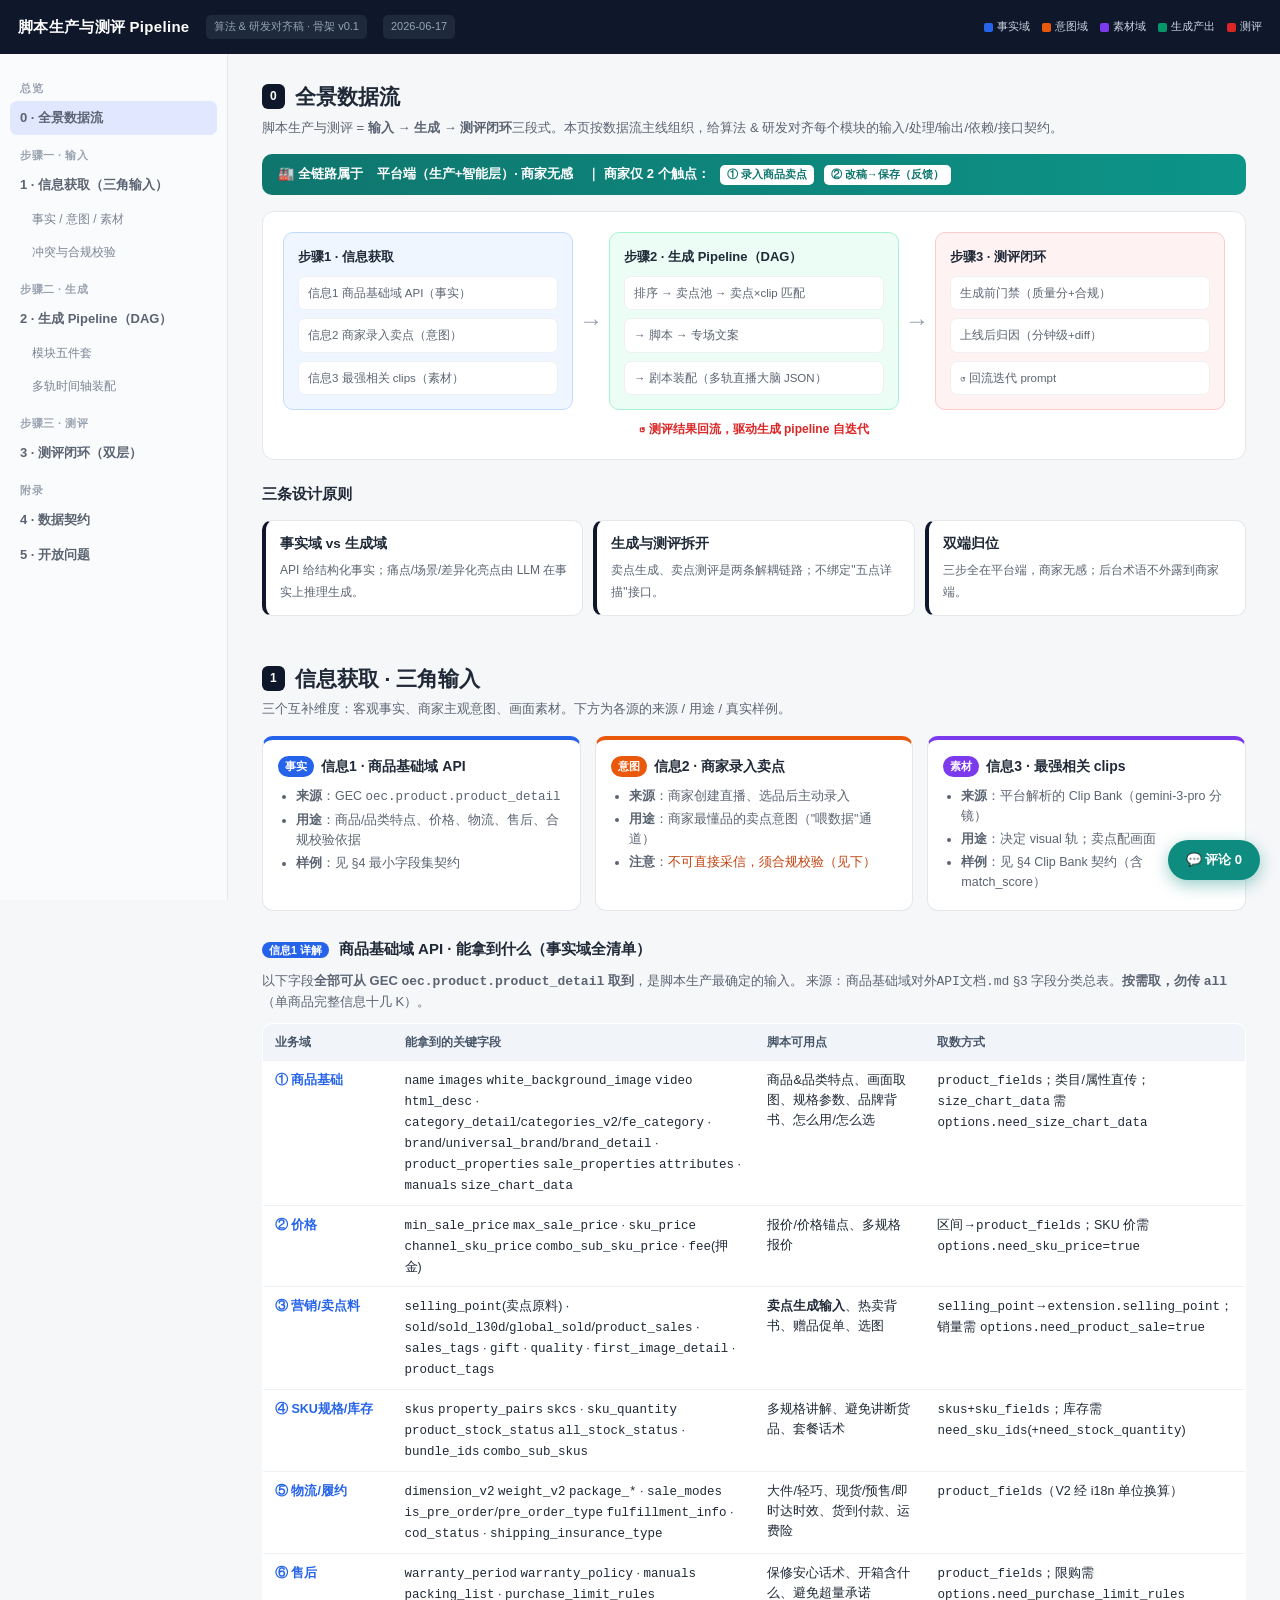
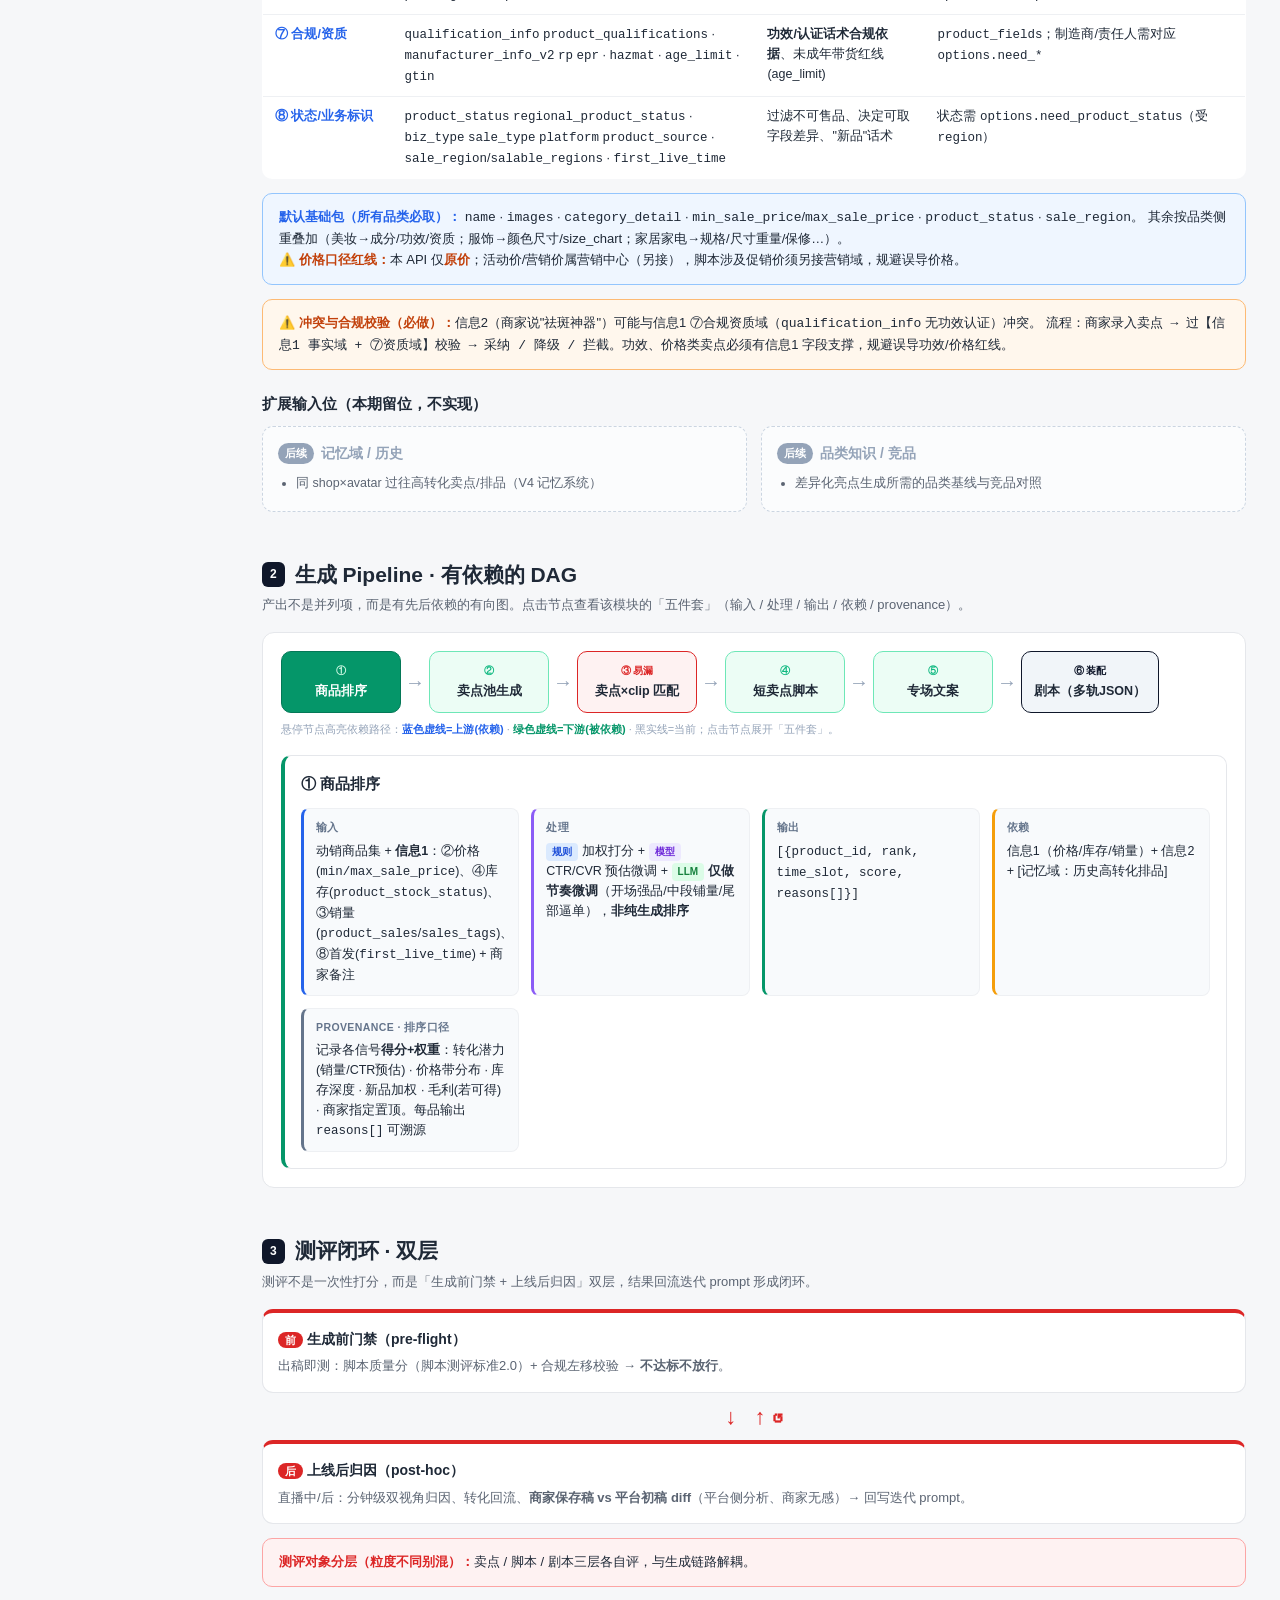
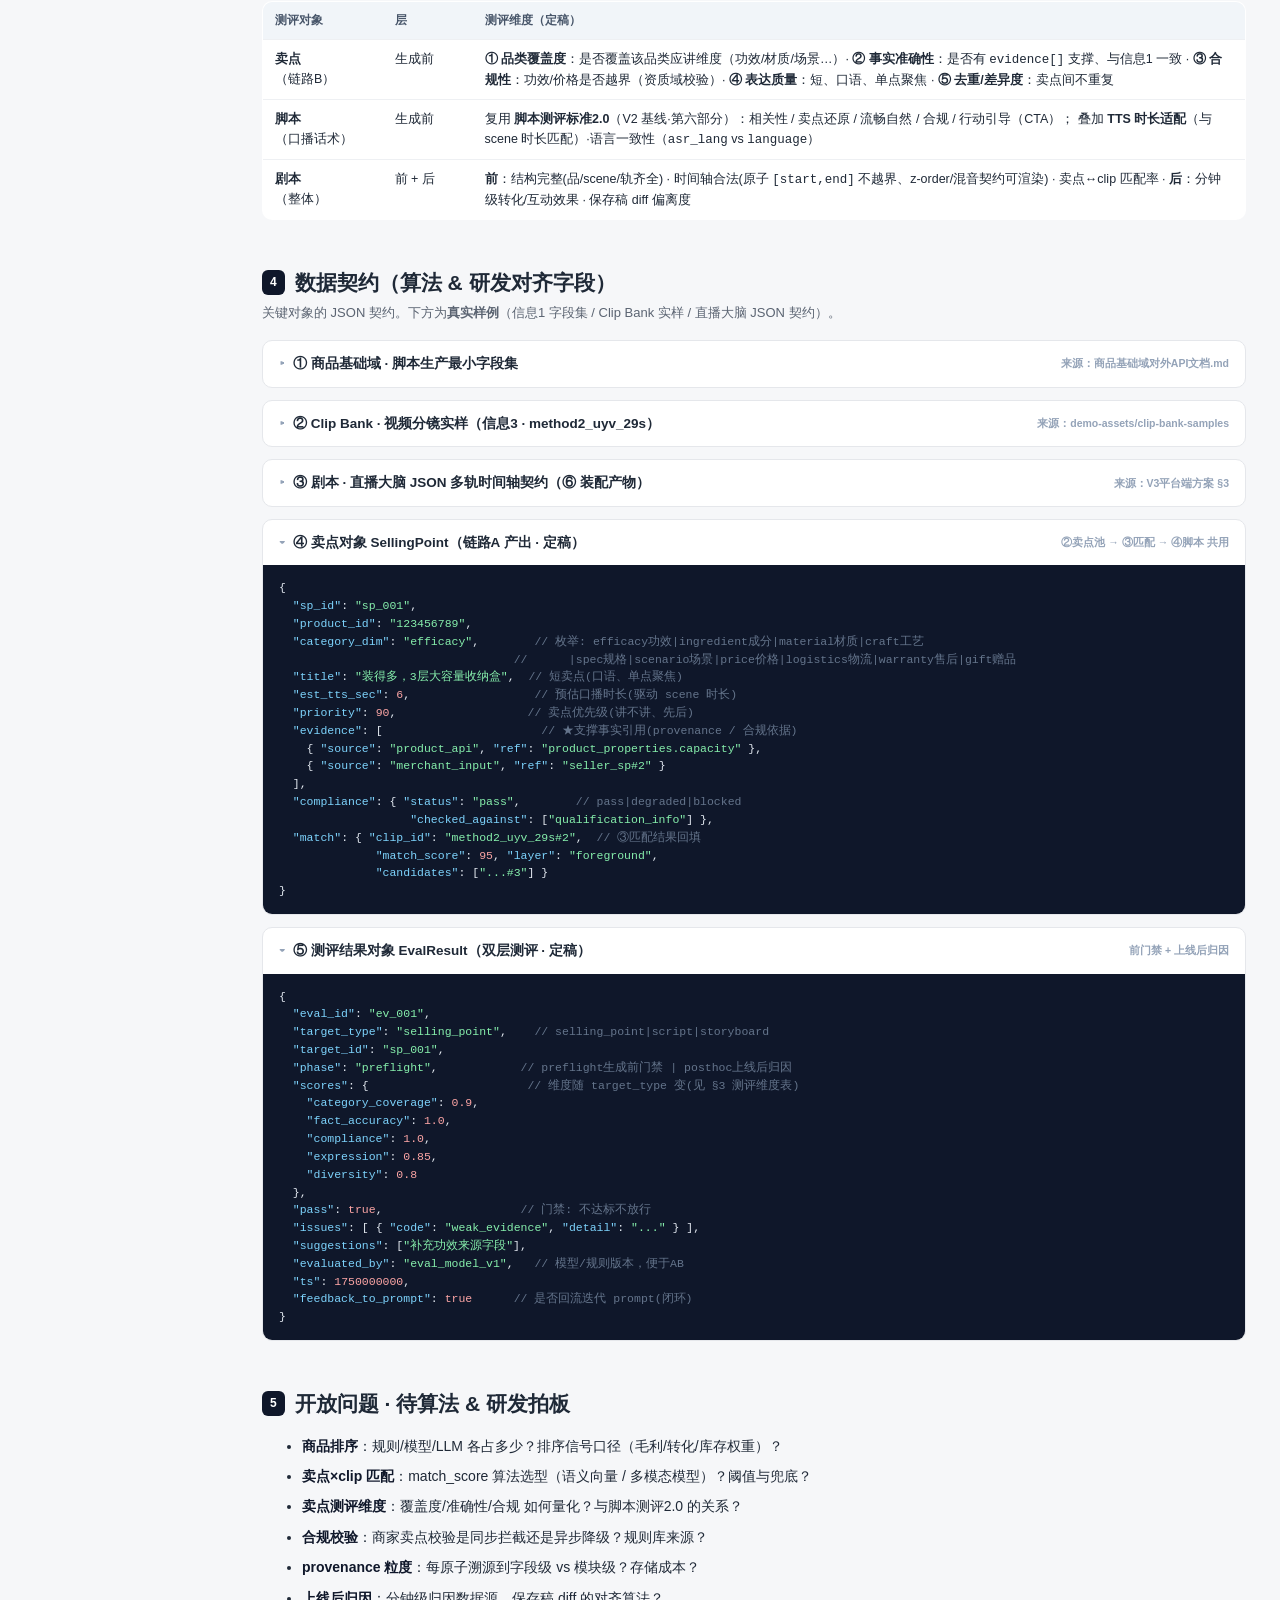
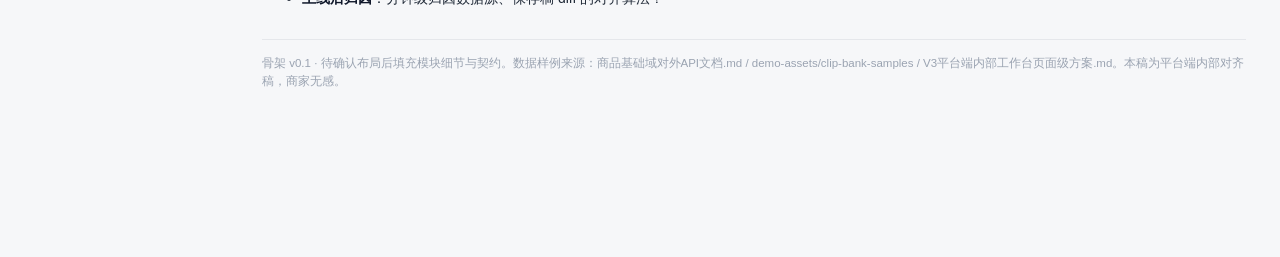
<file: docs/脚本生产与测评Pipeline-算法研发对齐稿.html>
<!DOCTYPE html>
<html lang="zh-CN">
<head>
<meta charset="UTF-8">
<meta name="viewport" content="width=device-width, initial-scale=1.0">
<title>脚本生产与测评 Pipeline · 算法 & 研发对齐稿</title>
<style>
  :root{
    --bg:#f6f7f9; --card:#ffffff; --ink:#1f2937; --ink2:#5b6472; --line:#e5e7eb; --line2:#eef0f3;
    --fact:#2563eb;   /* 事实域 */
    --intent:#ea580c; /* 意图域 */
    --asset:#7c3aed;  /* 素材域 */
    --gen:#059669;    /* 生成产出 */
    --eval:#dc2626;   /* 测评 */
    --mono:"SF Mono",ui-monospace,Menlo,Consolas,"Liberation Mono",monospace;
    --sans:-apple-system,BlinkMacSystemFont,"PingFang SC","Microsoft YaHei",Segoe UI,sans-serif;
    --nav-w:228px; --top-h:54px;
  }
  *{box-sizing:border-box}
  html{scroll-behavior:smooth}
  body{margin:0;background:var(--bg);color:var(--ink);font-family:var(--sans);font-size:14px;line-height:1.6}
  code,pre,.mono{font-family:var(--mono)}

  /* top bar */
  .top{position:fixed;top:0;left:0;right:0;height:var(--top-h);background:#0f172a;color:#fff;display:flex;align-items:center;gap:16px;padding:0 18px;z-index:60}
  .top .t{font-weight:800;font-size:15px;letter-spacing:.3px}
  .top .tag{font-size:11px;background:#1e293b;color:#94a3b8;padding:3px 8px;border-radius:5px}
  .top .legend{margin-left:auto;display:flex;gap:12px;font-size:11px;color:#cbd5e1;flex-wrap:wrap}
  .top .legend i{display:inline-block;width:9px;height:9px;border-radius:2px;margin-right:4px;vertical-align:middle}

  /* layout */
  .wrap{display:flex;padding-top:var(--top-h)}
  .nav{position:sticky;top:var(--top-h);align-self:flex-start;width:var(--nav-w);height:calc(100vh - var(--top-h));overflow:auto;border-right:1px solid var(--line);background:#fafbfc;padding:14px 10px;flex:none}
  .nav a{display:block;padding:7px 10px;border-radius:7px;color:var(--ink2);text-decoration:none;font-size:13px;font-weight:600}
  .nav a:hover{background:#eef2f7;color:var(--ink)}
  .nav a.sub{padding-left:22px;font-size:12px;font-weight:500;color:#7b8494}
  .nav .grp{font-size:11px;color:#9aa3b1;font-weight:800;margin:12px 10px 3px;letter-spacing:.5px}
  main{flex:1;min-width:0;padding:26px 34px 120px;max-width:1180px}

  section{margin-bottom:46px;scroll-margin-top:70px}
  h2{font-size:21px;margin:0 0 4px;display:flex;align-items:center;gap:10px}
  h2 .num{font-size:12px;font-weight:800;color:#fff;background:#0f172a;padding:3px 8px;border-radius:6px}
  .sub-desc{color:var(--ink2);margin:0 0 16px;font-size:13px}
  h3{font-size:15px;margin:22px 0 10px}

  .platform-banner{background:linear-gradient(90deg,#0f766e,#0d9488);color:#fff;border-radius:10px;padding:10px 16px;font-size:13px;font-weight:600;display:flex;align-items:center;gap:10px;margin-bottom:16px}
  .platform-banner .seller{background:#fff;color:#0f766e;border-radius:5px;padding:1px 7px;font-size:11px;font-weight:800}

  /* principle chips */
  .principles{display:flex;gap:10px;flex-wrap:wrap;margin:14px 0}
  .principle{flex:1;min-width:210px;background:var(--card);border:1px solid var(--line);border-left:4px solid #0f172a;border-radius:10px;padding:12px 14px}
  .principle b{display:block;font-size:13.5px;margin-bottom:3px}
  .principle span{font-size:12px;color:var(--ink2)}

  /* hero flow */
  .flow{background:var(--card);border:1px solid var(--line);border-radius:12px;padding:20px;overflow-x:auto}
  .flow-row{display:flex;align-items:stretch;gap:0;min-width:760px}
  .flow-stage{flex:1;border-radius:10px;padding:14px;display:flex;flex-direction:column;gap:8px}
  .flow-arrow{display:flex;align-items:center;justify-content:center;color:#9aa3b1;font-size:24px;padding:0 6px;font-weight:700}
  .flow-stage.s1{background:#eff6ff;border:1px solid #bfdbfe}
  .flow-stage.s2{background:#ecfdf5;border:1px solid #a7f3d0}
  .flow-stage.s3{background:#fef2f2;border:1px solid #fecaca}
  .flow-stage h4{margin:0;font-size:13px}
  .flow-mini{background:#fff;border-radius:7px;padding:7px 9px;font-size:11.5px;color:var(--ink2);border:1px solid var(--line2)}
  .loop-note{text-align:center;color:var(--eval);font-size:12px;font-weight:700;margin-top:10px}

  /* generic cards */
  .cards{display:flex;gap:14px;flex-wrap:wrap}
  .card{flex:1;min-width:260px;background:var(--card);border:1px solid var(--line);border-radius:11px;padding:15px}
  .card.fact{border-top:4px solid var(--fact)}
  .card.intent{border-top:4px solid var(--intent)}
  .card.asset{border-top:4px solid var(--asset)}
  .card.future{border:1px dashed #cbd5e1;background:#fbfcfd;color:#94a3b8}
  .card h4{margin:0 0 8px;font-size:14px;display:flex;align-items:center;gap:7px}
  .pill{font-size:10.5px;font-weight:800;padding:2px 7px;border-radius:20px;color:#fff}
  .pill.fact{background:var(--fact)} .pill.intent{background:var(--intent)} .pill.asset{background:var(--asset)}
  .pill.gen{background:var(--gen)} .pill.eval{background:var(--eval)} .pill.future{background:#94a3b8}
  .card ul{margin:6px 0 0;padding-left:18px;font-size:12.5px;color:var(--ink2)}
  .card ul li{margin:3px 0}

  .ph{color:#aab2bf;font-style:italic;font-size:12px}
  .todo{display:inline-block;background:#fff7ed;color:#c2410c;border:1px solid #fed7aa;border-radius:5px;padding:1px 7px;font-size:10.5px;font-weight:800;margin-left:6px}

  /* alert */
  .alert{background:#fff7ed;border:1px solid #fdba74;border-radius:10px;padding:13px 16px;margin:14px 0;font-size:13px}
  .alert b{color:#c2410c}
  .alert.eval{background:#fef2f2;border-color:#fca5a5}
  .alert.eval b{color:var(--eval)}

  /* DAG */
  .dag{background:var(--card);border:1px solid var(--line);border-radius:12px;padding:18px;overflow-x:auto}
  .dag-row{display:flex;align-items:center;gap:0;min-width:880px}
  .node{background:#ecfdf5;border:1.5px solid #6ee7b7;border-radius:10px;padding:11px 12px;cursor:pointer;min-width:120px;text-align:center;transition:.15s;position:relative}
  .node:hover{transform:translateY(-2px);box-shadow:0 6px 16px rgba(5,150,105,.18)}
  .node.active{background:#059669;border-color:#047857;color:#fff}
  .node .n-step{font-size:10px;color:#10b981;font-weight:800}
  .node.active .n-step{color:#d1fae5}
  .node .n-name{font-size:12.5px;font-weight:700;margin-top:2px}
  .node.key{border-color:#dc2626;background:#fef2f2}
  .node.key .n-step{color:#dc2626}
  .node.assemble{border-color:#0f172a;background:#f1f5f9}
  .node.assemble .n-step{color:#0f172a}
  /* hover 上下游高亮 */
  .dag-row.hovering .node{opacity:.4}
  .dag-row.hovering .node.up{opacity:1;outline:2px dashed #2563eb;outline-offset:1px}
  .dag-row.hovering .node.down{opacity:1;outline:2px dashed #059669;outline-offset:1px}
  .dag-row.hovering .node.hot{opacity:1;outline:2px solid #0f172a;outline-offset:1px}
  .dag-row.hovering .arrow.up{color:#2563eb} .dag-row.hovering .arrow.down{color:#059669}
  .dag-hint{font-size:11px;color:#94a3b8;margin:8px 0 0}
  .dag-hint b.u{color:#2563eb} .dag-hint b.d{color:#059669}
  .arrow{color:#94a3b8;font-size:20px;padding:0 4px;flex:none}

  /* module detail */
  .module{display:none;border:1px solid var(--line);border-left:4px solid var(--gen);border-radius:10px;background:var(--card);padding:16px;margin-top:16px}
  .module.show{display:block}
  .module h4{margin:0 0 12px;font-size:15px}
  .mgrid{display:grid;grid-template-columns:repeat(auto-fit,minmax(190px,1fr));gap:12px}
  .mbox{background:#f8fafc;border:1px solid var(--line2);border-radius:8px;padding:10px 12px}
  .mbox .lbl{font-size:10.5px;font-weight:800;color:#64748b;letter-spacing:.4px;text-transform:uppercase;margin-bottom:5px}
  .mbox .v{font-size:12.5px;color:var(--ink)}
  .mbox.io{border-left:3px solid var(--fact)}
  .mbox.proc{border-left:3px solid #8b5cf6}
  .mbox.out{border-left:3px solid var(--gen)}
  .mbox.dep{border-left:3px solid #f59e0b}
  .mbox.prov{border-left:3px solid #64748b}
  .tagm{display:inline-block;font-size:10px;font-weight:800;padding:1px 6px;border-radius:4px;margin-right:4px}
  .tagm.model{background:#ede9fe;color:#6d28d9}
  .tagm.rule{background:#dbeafe;color:#1d4ed8}
  .tagm.llm{background:#dcfce7;color:#15803d}

  /* mini timeline */
  .tl{background:#0f172a;border-radius:10px;padding:14px;margin-top:14px;color:#cbd5e1;font-size:11px}
  .tl .track{display:flex;align-items:center;gap:8px;margin:5px 0}
  .tl .tname{width:78px;flex:none;color:#94a3b8;font-weight:700;font-family:var(--mono)}
  .tl .lane{flex:1;height:20px;background:#1e293b;border-radius:4px;position:relative}
  .tl .blk{position:absolute;height:20px;border-radius:4px;top:0;font-size:10px;color:#fff;display:flex;align-items:center;justify-content:center;overflow:hidden;white-space:nowrap}

  /* eval layers */
  .eval-layers{display:flex;flex-direction:column;gap:0;align-items:center}
  .eval-card{width:100%;background:var(--card);border:1px solid var(--line);border-top:4px solid var(--eval);border-radius:11px;padding:15px}
  .eval-loop{color:var(--eval);font-weight:800;font-size:22px;margin:6px 0}

  /* tables */
  table{width:100%;border-collapse:collapse;background:var(--card);border:1px solid var(--line);border-radius:10px;overflow:hidden;font-size:12.5px}
  th,td{text-align:left;padding:9px 12px;border-bottom:1px solid var(--line2);vertical-align:top}
  th{background:#f1f5f9;font-size:11.5px;color:#475569;font-weight:800}
  tr:last-child td{border-bottom:none}

  /* contract / code */
  details.contract{background:var(--card);border:1px solid var(--line);border-radius:10px;margin:12px 0;overflow:hidden}
  details.contract>summary{cursor:pointer;padding:12px 16px;font-weight:700;font-size:13.5px;list-style:none;display:flex;align-items:center;gap:8px;user-select:none}
  details.contract>summary::-webkit-details-marker{display:none}
  details.contract>summary::before{content:"▸";color:#94a3b8;font-size:12px}
  details.contract[open]>summary::before{content:"▾"}
  details.contract>summary .src{margin-left:auto;font-size:10.5px;color:#94a3b8;font-weight:600}
  pre{margin:0;padding:14px 16px;background:#0f172a;color:#e2e8f0;font-size:11.5px;line-height:1.55;overflow-x:auto}
  pre .c{color:#64748b}
  pre .k{color:#7dd3fc}
  pre .s{color:#86efac}
  pre .n{color:#fca5a5}

  .open-q li{margin:8px 0}
  .open-q b{color:#0f172a}
  .foot{color:#9aa3b1;font-size:11.5px;border-top:1px solid var(--line);padding-top:14px;margin-top:30px}
</style>
</head>
<body>

<div class="top">
  <span class="t">脚本生产与测评 Pipeline</span>
  <span class="tag">算法 &amp; 研发对齐稿 · 骨架 v0.1</span>
  <span class="tag">2026-06-17</span>
  <span class="legend">
    <span><i style="background:#2563eb"></i>事实域</span>
    <span><i style="background:#ea580c"></i>意图域</span>
    <span><i style="background:#7c3aed"></i>素材域</span>
    <span><i style="background:#059669"></i>生成产出</span>
    <span><i style="background:#dc2626"></i>测评</span>
  </span>
</div>

<div class="wrap">
  <nav class="nav">
    <div class="grp">总览</div>
    <a href="#overview">0 · 全景数据流</a>
    <div class="grp">步骤一 · 输入</div>
    <a href="#step1">1 · 信息获取（三角输入）</a>
    <a href="#step1" class="sub">事实 / 意图 / 素材</a>
    <a href="#step1" class="sub">冲突与合规校验</a>
    <div class="grp">步骤二 · 生成</div>
    <a href="#step2">2 · 生成 Pipeline（DAG）</a>
    <a href="#step2" class="sub">模块五件套</a>
    <a href="#step2" class="sub">多轨时间轴装配</a>
    <div class="grp">步骤三 · 测评</div>
    <a href="#step3">3 · 测评闭环（双层）</a>
    <div class="grp">附录</div>
    <a href="#contract">4 · 数据契约</a>
    <a href="#open">5 · 开放问题</a>
  </nav>

  <main>
    <!-- ===================== §0 ===================== -->
    <section id="overview" data-ann-group="0-全景">
      <h2><span class="num">0</span> 全景数据流</h2>
      <p class="sub-desc">脚本生产与测评 = <b>输入 → 生成 → 测评闭环</b>三段式。本页按数据流主线组织，给算法 &amp; 研发对齐每个模块的输入/处理/输出/依赖/接口契约。</p>

      <div class="platform-banner">
        🏭 全链路属于 <b style="margin:0 4px">平台端（生产+智能层）· 商家无感</b> ｜ 商家仅 2 个触点：
        <span class="seller">① 录入商品卖点</span> <span class="seller">② 改稿→保存（反馈）</span>
      </div>

      <div class="flow">
        <div class="flow-row">
          <div class="flow-stage s1">
            <h4>步骤1 · 信息获取</h4>
            <div class="flow-mini">信息1 商品基础域 API（事实）</div>
            <div class="flow-mini">信息2 商家录入卖点（意图）</div>
            <div class="flow-mini">信息3 最强相关 clips（素材）</div>
          </div>
          <div class="flow-arrow">→</div>
          <div class="flow-stage s2">
            <h4>步骤2 · 生成 Pipeline（DAG）</h4>
            <div class="flow-mini">排序 → 卖点池 → 卖点×clip 匹配</div>
            <div class="flow-mini">→ 脚本 → 专场文案</div>
            <div class="flow-mini">→ 剧本装配（多轨直播大脑 JSON）</div>
          </div>
          <div class="flow-arrow">→</div>
          <div class="flow-stage s3">
            <h4>步骤3 · 测评闭环</h4>
            <div class="flow-mini">生成前门禁（质量分+合规）</div>
            <div class="flow-mini">上线后归因（分钟级+diff）</div>
            <div class="flow-mini">↺ 回流迭代 prompt</div>
          </div>
        </div>
        <div class="loop-note">↺ 测评结果回流，驱动生成 pipeline 自迭代</div>
      </div>

      <h3>三条设计原则</h3>
      <div class="principles">
        <div class="principle"><b>事实域 vs 生成域</b><span>API 给结构化事实；痛点/场景/差异化亮点由 LLM 在事实上推理生成。</span></div>
        <div class="principle"><b>生成与测评拆开</b><span>卖点生成、卖点测评是两条解耦链路；不绑定"五点详描"接口。</span></div>
        <div class="principle"><b>双端归位</b><span>三步全在平台端，商家无感；后台术语不外露到商家端。</span></div>
      </div>
    </section>

    <!-- ===================== §1 ===================== -->
    <section id="step1" data-ann-group="1-输入">
      <h2><span class="num">1</span> 信息获取 · 三角输入</h2>
      <p class="sub-desc">三个互补维度：客观事实、商家主观意图、画面素材。下方为各源的来源 / 用途 / 真实样例。</p>

      <div class="cards">
        <div class="card fact">
          <h4><span class="pill fact">事实</span> 信息1 · 商品基础域 API</h4>
          <ul>
            <li><b>来源</b>：GEC <code>oec.product.product_detail</code></li>
            <li><b>用途</b>：商品/品类特点、价格、物流、售后、合规校验依据</li>
            <li><b>样例</b>：见 §4 最小字段集契约</li>
          </ul>
        </div>
        <div class="card intent">
          <h4><span class="pill intent">意图</span> 信息2 · 商家录入卖点</h4>
          <ul>
            <li><b>来源</b>：商家创建直播、选品后主动录入</li>
            <li><b>用途</b>：商家最懂品的卖点意图（"喂数据"通道）</li>
            <li><b>注意</b>：<span style="color:#c2410c">不可直接采信，须合规校验（见下）</span></li>
          </ul>
        </div>
        <div class="card asset">
          <h4><span class="pill asset">素材</span> 信息3 · 最强相关 clips</h4>
          <ul>
            <li><b>来源</b>：平台解析的 Clip Bank（gemini-3-pro 分镜）</li>
            <li><b>用途</b>：决定 visual 轨；卖点配画面</li>
            <li><b>样例</b>：见 §4 Clip Bank 契约（含 match_score）</li>
          </ul>
        </div>
      </div>

      <!-- ★信息1 字段全清单（事实域，能拿到的信息）★ -->
      <h3 style="margin-top:26px"><span class="pill fact" style="margin-right:6px">信息1 详解</span> 商品基础域 API · 能拿到什么（事实域全清单）</h3>
      <p class="sub-desc" style="margin-bottom:10px">
        以下字段<b>全部可从 GEC <code>oec.product.product_detail</code> 取到</b>，是脚本生产最确定的输入。
        来源：<code>商品基础域对外API文档.md</code> §3 字段分类总表。<b>按需取，勿传 <code>all</code></b>（单商品完整信息十几 K）。
      </p>
      <table>
        <tr><th style="width:130px">业务域</th><th>能拿到的关键字段</th><th style="width:170px">脚本可用点</th><th style="width:150px">取数方式</th></tr>
        <tr>
          <td><b style="color:var(--fact)">① 商品基础</b></td>
          <td><code>name</code> <code>images</code> <code>white_background_image</code> <code>video</code> <code>html_desc</code> · <code>category_detail</code>/<code>categories_v2</code>/<code>fe_category</code> · <code>brand</code>/<code>universal_brand</code>/<code>brand_detail</code> · <code>product_properties</code> <code>sale_properties</code> <code>attributes</code> · <code>manuals</code> <code>size_chart_data</code></td>
          <td>商品&品类特点、画面取图、规格参数、品牌背书、怎么用/怎么选</td>
          <td><code>product_fields</code>；类目/属性直传；<code>size_chart_data</code> 需 <code>options.need_size_chart_data</code></td>
        </tr>
        <tr>
          <td><b style="color:var(--fact)">② 价格</b></td>
          <td><code>min_sale_price</code> <code>max_sale_price</code> · <code>sku_price</code> <code>channel_sku_price</code> <code>combo_sub_sku_price</code> · <code>fee</code>(押金)</td>
          <td>报价/价格锚点、多规格报价</td>
          <td>区间→<code>product_fields</code>；SKU 价需 <code>options.need_sku_price=true</code></td>
        </tr>
        <tr>
          <td><b style="color:var(--fact)">③ 营销/卖点料</b></td>
          <td><code>selling_point</code>(卖点原料) · <code>sold</code>/<code>sold_l30d</code>/<code>global_sold</code>/<code>product_sales</code> · <code>sales_tags</code> · <code>gift</code> · <code>quality</code> · <code>first_image_detail</code> · <code>product_tags</code></td>
          <td><b>卖点生成输入</b>、热卖背书、赠品促单、选图</td>
          <td><code>selling_point</code>→<code>extension.selling_point</code>；销量需 <code>options.need_product_sale=true</code></td>
        </tr>
        <tr>
          <td><b style="color:var(--fact)">④ SKU规格/库存</b></td>
          <td><code>skus</code> <code>property_pairs</code> <code>skcs</code> · <code>sku_quantity</code> <code>product_stock_status</code> <code>all_stock_status</code> · <code>bundle_ids</code> <code>combo_sub_skus</code></td>
          <td>多规格讲解、避免讲断货品、套餐话术</td>
          <td><code>skus</code>+<code>sku_fields</code>；库存需 <code>need_sku_ids</code>(+<code>need_stock_quantity</code>)</td>
        </tr>
        <tr>
          <td><b style="color:var(--fact)">⑤ 物流/履约</b></td>
          <td><code>dimension_v2</code> <code>weight_v2</code> <code>package_*</code> · <code>sale_modes</code> <code>is_pre_order</code>/<code>pre_order_type</code> <code>fulfillment_info</code> · <code>cod_status</code> · <code>shipping_insurance_type</code></td>
          <td>大件/轻巧、现货/预售/即时达时效、货到付款、运费险</td>
          <td><code>product_fields</code>（V2 经 i18n 单位换算）</td>
        </tr>
        <tr>
          <td><b style="color:var(--fact)">⑥ 售后</b></td>
          <td><code>warranty_period</code> <code>warranty_policy</code> · <code>manuals</code> <code>packing_list</code> · <code>purchase_limit_rules</code></td>
          <td>保修安心话术、开箱含什么、避免超量承诺</td>
          <td><code>product_fields</code>；限购需 <code>options.need_purchase_limit_rules</code></td>
        </tr>
        <tr>
          <td><b style="color:var(--fact)">⑦ 合规/资质</b></td>
          <td><code>qualification_info</code> <code>product_qualifications</code> · <code>manufacturer_info_v2</code> <code>rp</code> <code>epr</code> · <code>hazmat</code> · <code>age_limit</code> · <code>gtin</code></td>
          <td><b>功效/认证话术合规依据</b>、未成年带货红线(age_limit)</td>
          <td><code>product_fields</code>；制造商/责任人需对应 <code>options.need_*</code></td>
        </tr>
        <tr>
          <td><b style="color:var(--fact)">⑧ 状态/业务标识</b></td>
          <td><code>product_status</code> <code>regional_product_status</code> · <code>biz_type</code> <code>sale_type</code> <code>platform</code> <code>product_source</code> · <code>sale_region</code>/<code>salable_regions</code> · <code>first_live_time</code></td>
          <td>过滤不可售品、决定可取字段差异、"新品"话术</td>
          <td>状态需 <code>options.need_product_status</code>（受 <code>region</code>）</td>
        </tr>
      </table>
      <div class="alert" style="background:#eff6ff;border-color:#93c5fd">
        <b style="color:var(--fact)">默认基础包（所有品类必取）：</b>
        <code>name</code> · <code>images</code> · <code>category_detail</code> · <code>min_sale_price</code>/<code>max_sale_price</code> · <code>product_status</code> · <code>sale_region</code>。
        其余按品类侧重叠加（美妆→成分/功效/资质；服饰→颜色尺寸/size_chart；家居家电→规格/尺寸重量/保修…）。
        <br><b style="color:#c2410c">⚠️ 价格口径红线：</b>本 API 仅<b>原价</b>；活动价/营销价属营销中心（另接），脚本涉及促销价须另接营销域，规避误导价格。
      </div>

      <div class="alert">
        <b>⚠️ 冲突与合规校验（必做）：</b>信息2（商家说"祛斑神器"）可能与信息1 ⑦合规资质域（<code>qualification_info</code> 无功效认证）冲突。
        流程：<code>商家录入卖点 → 过【信息1 事实域 + ⑦资质域】校验 → 采纳 / 降级 / 拦截</code>。功效、价格类卖点必须有信息1 字段支撑，规避误导功效/价格红线。
      </div>

      <h3>扩展输入位（本期留位，不实现）</h3>
      <div class="cards">
        <div class="card future"><h4><span class="pill future">后续</span> 记忆域 / 历史</h4><ul><li>同 shop×avatar 过往高转化卖点/排品（V4 记忆系统）</li></ul></div>
        <div class="card future"><h4><span class="pill future">后续</span> 品类知识 / 竞品</h4><ul><li>差异化亮点生成所需的品类基线与竞品对照</li></ul></div>
      </div>
    </section>

    <!-- ===================== §2 ===================== -->
    <section id="step2" data-ann-group="2-生成">
      <h2><span class="num">2</span> 生成 Pipeline · 有依赖的 DAG</h2>
      <p class="sub-desc">产出不是并列项，而是有先后依赖的有向图。点击节点查看该模块的「五件套」（输入 / 处理 / 输出 / 依赖 / provenance）。</p>

      <div class="dag">
        <div class="dag-row">
          <div class="node active" data-mod="sort"><div class="n-step">①</div><div class="n-name">商品排序</div></div>
          <div class="arrow">→</div>
          <div class="node" data-mod="sp"><div class="n-step">②</div><div class="n-name">卖点池生成</div></div>
          <div class="arrow">→</div>
          <div class="node key" data-mod="match"><div class="n-step">③ 易漏</div><div class="n-name">卖点×clip 匹配</div></div>
          <div class="arrow">→</div>
          <div class="node" data-mod="script"><div class="n-step">④</div><div class="n-name">短卖点脚本</div></div>
          <div class="arrow">→</div>
          <div class="node" data-mod="copy"><div class="n-step">⑤</div><div class="n-name">专场文案</div></div>
          <div class="arrow">→</div>
          <div class="node assemble" data-mod="assemble"><div class="n-step">⑥ 装配</div><div class="n-name">剧本（多轨JSON）</div></div>
        </div>
        <p class="dag-hint">悬停节点高亮依赖路径：<b class="u">蓝色虚线=上游(依赖)</b> · <b class="d">绿色虚线=下游(被依赖)</b> · 黑实线=当前；点击节点展开「五件套」。</p>

        <!-- module details (skeleton: 五件套统一结构) -->
        <div class="module show" id="mod-sort">
          <h4>① 商品排序</h4>
          <div class="mgrid">
            <div class="mbox io"><div class="lbl">输入</div><div class="v">动销商品集 + <b>信息1</b>：②价格(<code>min/max_sale_price</code>)、④库存(<code>product_stock_status</code>)、③销量(<code>product_sales</code>/<code>sales_tags</code>)、⑧首发(<code>first_live_time</code>) + 商家备注</div></div>
            <div class="mbox proc"><div class="lbl">处理</div><div class="v"><span class="tagm rule">规则</span>加权打分 + <span class="tagm model">模型</span>CTR/CVR 预估微调 + <span class="tagm llm">LLM</span><b>仅做节奏微调</b>（开场强品/中段铺量/尾部逼单），<b>非纯生成排序</b></div></div>
            <div class="mbox out"><div class="lbl">输出</div><div class="v"><code>[{product_id, rank, time_slot, score, reasons[]}]</code></div></div>
            <div class="mbox dep"><div class="lbl">依赖</div><div class="v">信息1（价格/库存/销量）+ 信息2 + [记忆域：历史高转化排品]</div></div>
            <div class="mbox prov"><div class="lbl">provenance · 排序口径</div><div class="v">记录各信号<b>得分+权重</b>：转化潜力(销量/CTR预估) · 价格带分布 · 库存深度 · 新品加权 · 毛利(若可得) · 商家指定置顶。每品输出 <code>reasons[]</code> 可溯源</div></div>
          </div>
        </div>
        <div class="module" id="mod-sp">
          <h4>② 卖点池生成（链路A · 与测评解耦）</h4>
          <div class="mgrid">
            <div class="mbox io"><div class="lbl">输入</div><div class="v"><b>信息1</b>：③<code>selling_point</code> + ①<code>product_properties</code>/<code>sale_properties</code>/<code>category_detail</code> + ⑥<code>warranty_*</code> + ⑦<code>qualification_info</code>；<b>信息2</b> 商家卖点(校验后)</div></div>
            <div class="mbox proc"><div class="lbl">处理</div><div class="v"><span class="tagm llm">LLM</span>按<b>品类全覆盖</b>逐维度产出短卖点（单点短表达）；痛点/场景/差异化亮点在此由 LLM 推理生成（生成域）</div></div>
            <div class="mbox out"><div class="lbl">输出</div><div class="v">卖点池 <code>SellingPoint[]</code>（每条带 <code>category_dim</code> + <code>evidence[]</code>，结构见 §4）</div></div>
            <div class="mbox dep"><div class="lbl">依赖</div><div class="v">①品序；品类卖点侧重配置表（按品类裁剪维度）</div></div>
            <div class="mbox prov"><div class="lbl">provenance</div><div class="v">每条卖点 <code>evidence[]</code> → 信息1 字段 / 信息2 录入 / 信息3 clip</div></div>
          </div>
        </div>
        <div class="module" id="mod-match">
          <h4>③ 卖点 × clip 匹配 <span class="todo">核心一环</span></h4>
          <div class="mgrid">
            <div class="mbox io"><div class="lbl">输入</div><div class="v">②卖点池 + <b>信息3</b> Clip Bank（<code>visual_zh</code>/<code>tags</code>/<code>clip_type</code>/<code>highlight</code>/<code>asr_lang</code>）+ 信息1 ①<code>images</code>/<code>video</code>(兜底)</div></div>
            <div class="mbox proc"><div class="lbl">处理 · 算法倾向</div><div class="v"><span class="tagm model">多模态语义匹配为主</span>：卖点 text embedding × clip(visual+tags) embedding 余弦相似 → 基础分；<span class="tagm rule">规则加权</span>：<code>clip_type=strong</code>↑、<code>highlight=true</code>↑、<code>asr_lang</code> 与 <code>shared_context.language</code> 一致↑、时长适配↑</div></div>
            <div class="mbox out"><div class="lbl">输出</div><div class="v"><code>{sp_id → {clip_id, match_score(0-100), layer:foreground|background}}</code></div></div>
            <div class="mbox dep"><div class="lbl">依赖 · 阈值兜底</div><div class="v">②卖点池；<code>match_score≥阈值(如70)</code>采纳，否则<b>兜底</b>用商品主图/白底图(信息1①)；一卖点可配多候选 clip</div></div>
            <div class="mbox prov"><div class="lbl">provenance</div><div class="v">match_score + Top-N 候选 clip 列表 + 命中规则项</div></div>
          </div>
        </div>
        <div class="module" id="mod-script">
          <h4>④ 短卖点脚本（卖点→口播话术）</h4>
          <div class="mgrid">
            <div class="mbox io"><div class="lbl">输入</div><div class="v">卖点（含支撑事实）+ 人设/语言 + 痛点/场景(生成)</div></div>
            <div class="mbox proc"><div class="lbl">处理</div><div class="v"><span class="tagm llm">LLM</span>生成口播；<b>时长由口播 TTS 驱动</b></div></div>
            <div class="mbox out"><div class="lbl">输出</div><div class="v">speech 原子：hook/body/cta + text</div></div>
            <div class="mbox dep"><div class="lbl">依赖</div><div class="v">②卖点池；shared_context.language(en/es)</div></div>
            <div class="mbox prov"><div class="lbl">provenance</div><div class="v">脚本→卖点→事实链路</div></div>
          </div>
        </div>
        <div class="module" id="mod-copy">
          <h4>⑤ 专场文案（场次级）</h4>
          <div class="mgrid">
            <div class="mbox io"><div class="lbl">输入</div><div class="v">①整场品序 + 主题/活动(信息2) + 人设/语言(<code>shared_context</code>) + 信息1 ③<code>gift</code>/<code>sales_tags</code></div></div>
            <div class="mbox proc"><div class="lbl">处理</div><div class="v"><span class="tagm llm">LLM</span>生成开场/串场/逼单/结尾，承接整场节奏</div></div>
            <div class="mbox out"><div class="lbl">输出</div><div class="v">场次级文案块 <code>{segment, text, target_slot}</code></div></div>
            <div class="mbox dep"><div class="lbl">依赖</div><div class="v">①品序；④脚本（保证口径一致）</div></div>
            <div class="mbox prov"><div class="lbl">provenance</div><div class="v">文案块 → 引用的品序/活动/赠品事实</div></div>
          </div>
        </div>
        <div class="module" id="mod-assemble">
          <h4>⑥ 剧本装配（直播大脑 JSON · 多轨时间轴）</h4>
          <div class="mgrid">
            <div class="mbox io"><div class="lbl">输入</div><div class="v">②③④⑤ 全部产出 + clips + overlay 元素</div></div>
            <div class="mbox proc"><div class="lbl">处理</div><div class="v">按绝对时间轴编排 6 条轨道（NLE 式叠加）</div></div>
            <div class="mbox out"><div class="lbl">输出</div><div class="v">直播大脑 JSON（timeline.tracks + render_contract）</div></div>
            <div class="mbox dep"><div class="lbl">依赖</div><div class="v">上游全部；核心契约见 §4</div></div>
            <div class="mbox prov"><div class="lbl">provenance</div><div class="v">每原子带 provenance_id（track + mode）</div></div>
          </div>

          <div class="tl">
            <div style="margin-bottom:8px;color:#94a3b8;font-weight:700">同一时间轴 · 多轨并发叠加（mini 示意）</div>
            <div class="track"><span class="tname">speech</span><span class="lane"><span class="blk" style="left:2%;width:30%;background:#059669">hook</span><span class="blk" style="left:34%;width:40%;background:#10b981">body</span><span class="blk" style="left:76%;width:22%;background:#34d399">cta</span></span></div>
            <div class="track"><span class="tname">visual</span><span class="lane"><span class="blk" style="left:2%;width:36%;background:#7c3aed">clip#1 fg</span><span class="blk" style="left:40%;width:58%;background:#8b5cf6">clip#2 fg</span></span></div>
            <div class="track"><span class="tname">operation</span><span class="lane"><span class="blk" style="left:50%;width:30%;background:#ea580c">price_tag</span></span></div>
            <div class="track"><span class="tname">offscreen</span><span class="lane"><span class="blk" style="left:70%;width:14%;background:#0ea5e9">sfx</span></span></div>
          </div>
        </div>
      </div>
    </section>

    <!-- ===================== §3 ===================== -->
    <section id="step3" data-ann-group="3-测评">
      <h2><span class="num">3</span> 测评闭环 · 双层</h2>
      <p class="sub-desc">测评不是一次性打分，而是「生成前门禁 + 上线后归因」双层，结果回流迭代 prompt 形成闭环。</p>

      <div class="eval-layers">
        <div class="eval-card">
          <h4 style="margin:0 0 6px"><span class="pill eval">前</span> 生成前门禁（pre-flight）</h4>
          <p style="margin:0;font-size:13px;color:var(--ink2)">出稿即测：脚本质量分（脚本测评标准2.0）+ 合规左移校验 → <b>不达标不放行</b>。</p>
        </div>
        <div class="eval-loop">↓ &nbsp; ↑ ↺</div>
        <div class="eval-card">
          <h4 style="margin:0 0 6px"><span class="pill eval">后</span> 上线后归因（post-hoc）</h4>
          <p style="margin:0;font-size:13px;color:var(--ink2)">直播中/后：分钟级双视角归因、转化回流、<b>商家保存稿 vs 平台初稿 diff</b>（平台侧分析、商家无感）→ 回写迭代 prompt。</p>
        </div>
      </div>

      <div class="alert eval">
        <b>测评对象分层（粒度不同别混）：</b>卖点 / 脚本 / 剧本三层各自评，与生成链路解耦。
      </div>
      <table>
        <tr><th style="width:120px">测评对象</th><th style="width:90px">层</th><th>测评维度（定稿）</th></tr>
        <tr>
          <td><b>卖点</b><br>（链路B）</td><td>生成前</td>
          <td>
            <b>① 品类覆盖度</b>：是否覆盖该品类应讲维度（功效/材质/场景…）·
            <b>② 事实准确性</b>：是否有 <code>evidence[]</code> 支撑、与信息1 一致 ·
            <b>③ 合规性</b>：功效/价格是否越界（资质域校验）·
            <b>④ 表达质量</b>：短、口语、单点聚焦 ·
            <b>⑤ 去重/差异度</b>：卖点间不重复
          </td>
        </tr>
        <tr>
          <td><b>脚本</b><br>（口播话术）</td><td>生成前</td>
          <td>
            复用 <b>脚本测评标准2.0</b>（V2 基线·第六部分）：相关性 / 卖点还原 / 流畅自然 / 合规 / 行动引导（CTA）；
            叠加 <b>TTS 时长适配</b>（与 scene 时长匹配）·语言一致性（<code>asr_lang</code> vs <code>language</code>）
          </td>
        </tr>
        <tr>
          <td><b>剧本</b><br>（整体）</td><td>前 + 后</td>
          <td>
            <b>前</b>：结构完整(品/scene/轨齐全) · 时间轴合法(原子 <code>[start,end]</code> 不越界、z-order/混音契约可渲染) · 卖点↔clip 匹配率 ·
            <b>后</b>：分钟级转化/互动效果 · 保存稿 diff 偏离度
          </td>
        </tr>
      </table>
    </section>

    <!-- ===================== §4 ===================== -->
    <section id="contract" data-ann-group="4-契约">
      <h2><span class="num">4</span> 数据契约（算法 &amp; 研发对齐字段）</h2>
      <p class="sub-desc">关键对象的 JSON 契约。下方为<b>真实样例</b>（信息1 字段集 / Clip Bank 实样 / 直播大脑 JSON 契约）。</p>

      <details class="contract">
        <summary>① 商品基础域 · 脚本生产最小字段集 <span class="src">来源：商品基础域对外API文档.md</span></summary>
<pre><span class="c">// MGetProductMeta 请求：按需取，勿传 all</span>
{
  <span class="k">"product_ids"</span>: [<span class="n">123456789</span>],
  <span class="k">"product_fields"</span>: [
    <span class="s">"name"</span>, <span class="s">"images"</span>, <span class="s">"video"</span>, <span class="s">"category_detail"</span>,
    <span class="s">"product_properties"</span>, <span class="s">"sale_properties"</span>,
    <span class="s">"min_sale_price"</span>, <span class="s">"max_sale_price"</span>,
    <span class="s">"selling_point"</span>, <span class="s">"sales_tags"</span>, <span class="s">"gift"</span>,
    <span class="s">"dimension_v2"</span>, <span class="s">"weight_v2"</span>, <span class="s">"sale_modes"</span>, <span class="s">"cod_status"</span>,
    <span class="s">"warranty_period"</span>, <span class="s">"warranty_policy"</span>, <span class="s">"manuals"</span>,
    <span class="s">"qualification_info"</span>, <span class="s">"age_limit"</span>,
    <span class="s">"product_status"</span>, <span class="s">"sale_region"</span>
  ],
  <span class="k">"locale"</span>: <span class="s">"en"</span>, <span class="k">"region"</span>: <span class="s">"US"</span>,
  <span class="k">"options"</span>: { <span class="k">"need_product_sale"</span>: <span class="n">true</span> }
}
<span class="c">// 注：价格仅原价；活动价/营销价走营销中心（另接）</span></pre>
      </details>

      <details class="contract">
        <summary>② Clip Bank · 视频分镜实样（信息3 · method2_uyv_29s）<span class="src">来源：demo-assets/clip-bank-samples</span></summary>
<pre>{
  <span class="k">"summary"</span>: { <span class="k">"main_product_guess_zh"</span>: <span class="s">"DIY串珠套装（含收纳盒）"</span>, <span class="k">"shot_count"</span>: <span class="n">3</span> },
  <span class="k">"clips"</span>: [
    {
      <span class="k">"clip_index"</span>: <span class="n">2</span>, <span class="k">"start_sec"</span>: <span class="n">5</span>, <span class="k">"end_sec"</span>: <span class="n">20</span>,
      <span class="k">"clip_type"</span>: <span class="s">"strong"</span>,
      <span class="k">"visual_zh"</span>: <span class="s">"用小杯勺舀取珠子装入收纳盒，含ASMR音效"</span>,
      <span class="k">"tags"</span>: [<span class="s">"DIY"</span>, <span class="s">"过程展示"</span>, <span class="s">"ASMR"</span>],
      <span class="k">"recommend_use"</span>: <span class="s">"foreground"</span>,
      <span class="k">"match_score"</span>: <span class="n">95</span>, <span class="k">"highlight"</span>: <span class="n">true</span>,
      <span class="k">"visual_layer"</span>: <span class="s">"foreground"</span>,
      <span class="k">"asr"</span>: <span class="n">null</span>, <span class="k">"asr_lang"</span>: <span class="n">null</span>
    }
  ]
}</pre>
      </details>

      <details class="contract">
        <summary>③ 剧本 · 直播大脑 JSON 多轨时间轴契约（⑥ 装配产物）<span class="src">来源：V3平台端方案 §3</span></summary>
<pre>{
  <span class="k">"timeline"</span>: {
    <span class="k">"total_duration_sec"</span>: <span class="n">0</span>,  <span class="c">// 由各 Scene TTS 时长累加驱动</span>
    <span class="k">"products"</span>: [ { <span class="k">"product_id"</span>:<span class="s">"..."</span>, <span class="k">"start_sec"</span>:<span class="n">0</span>, <span class="k">"end_sec"</span>:<span class="n">0</span>,
                  <span class="k">"scenes"</span>:[ { <span class="k">"scene_id"</span>:<span class="s">"..."</span>, <span class="k">"start_sec"</span>:<span class="n">0</span>, <span class="k">"end_sec"</span>:<span class="n">0</span> } ] } ],
    <span class="k">"tracks"</span>: {  <span class="c">// 每轨=独立泳道；原子带显式[start,end]，可重叠</span>
      <span class="k">"speech"</span>:      [ { <span class="k">"atom_id"</span>,<span class="k">"scene_id"</span>,<span class="k">"start_sec"</span>,<span class="k">"end_sec"</span>,<span class="k">"segment"</span>:<span class="s">"hook|body|cta"</span>,<span class="k">"text"</span> } ],
      <span class="k">"visual"</span>:      [ { <span class="k">"atom_id"</span>,<span class="k">"start_sec"</span>,<span class="k">"end_sec"</span>,<span class="k">"layer"</span>:<span class="s">"none|foreground|background"</span>,<span class="k">"clip_id"</span>,<span class="k">"avatar_pos"</span> } ],
      <span class="k">"interaction"</span>: [ { <span class="k">"atom_id"</span>,<span class="k">"start_sec"</span>,<span class="k">"end_sec"</span>,<span class="k">"scope"</span>:<span class="s">"live|product"</span>,<span class="k">"type"</span>:<span class="s">"comment|qa"</span> } ],
      <span class="k">"operation"</span>:   [ { <span class="k">"atom_id"</span>,<span class="k">"start_sec"</span>,<span class="k">"end_sec"</span>,<span class="k">"overlay"</span>:[{<span class="k">"type"</span>:<span class="s">"product_image|price_tag|flash_sale|countdown"</span>}] } ],
      <span class="k">"voice"</span>:       [ { <span class="k">"atom_id"</span>,<span class="k">"start_sec"</span>,<span class="k">"end_sec"</span>,<span class="k">"voice_id"</span>,<span class="k">"rate"</span> } ],
      <span class="k">"offscreen"</span>:   [ { <span class="k">"atom_id"</span>,<span class="k">"start_sec"</span>,<span class="k">"end_sec"</span>,<span class="k">"kind"</span>:<span class="s">"sfx|tts"</span>,<span class="k">"payload"</span>,<span class="k">"gain_db"</span>,<span class="k">"duck_bgm"</span> } ]
    },
    <span class="k">"render_contract"</span>: {
      <span class="k">"visual_zorder"</span>:  [<span class="s">"operation_overlay"</span>,<span class="s">"foreground_sticker"</span>,<span class="s">"avatar"</span>,<span class="s">"scene_clip"</span>,<span class="s">"global_background"</span>],
      <span class="k">"audio_priority"</span>: [<span class="s">"speech"</span>,<span class="s">"offscreen_tts"</span>,<span class="s">"sfx_bell"</span>,<span class="s">"bgm"</span>],
      <span class="k">"ducking"</span>: <span class="s">"higher-priority active → attenuate lower"</span>
    }
  }
}</pre>
      </details>

      <details class="contract" open>
        <summary>④ 卖点对象 SellingPoint（链路A 产出 · 定稿）<span class="src">②卖点池 → ③匹配 → ④脚本 共用</span></summary>
<pre>{
  <span class="k">"sp_id"</span>: <span class="s">"sp_001"</span>,
  <span class="k">"product_id"</span>: <span class="s">"123456789"</span>,
  <span class="k">"category_dim"</span>: <span class="s">"efficacy"</span>,        <span class="c">// 枚举: efficacy功效|ingredient成分|material材质|craft工艺</span>
                                  <span class="c">//      |spec规格|scenario场景|price价格|logistics物流|warranty售后|gift赠品</span>
  <span class="k">"title"</span>: <span class="s">"装得多，3层大容量收纳盒"</span>,  <span class="c">// 短卖点(口语、单点聚焦)</span>
  <span class="k">"est_tts_sec"</span>: <span class="n">6</span>,                  <span class="c">// 预估口播时长(驱动 scene 时长)</span>
  <span class="k">"priority"</span>: <span class="n">90</span>,                   <span class="c">// 卖点优先级(讲不讲、先后)</span>
  <span class="k">"evidence"</span>: [                       <span class="c">// ★支撑事实引用(provenance / 合规依据)</span>
    { <span class="k">"source"</span>: <span class="s">"product_api"</span>, <span class="k">"ref"</span>: <span class="s">"product_properties.capacity"</span> },
    { <span class="k">"source"</span>: <span class="s">"merchant_input"</span>, <span class="k">"ref"</span>: <span class="s">"seller_sp#2"</span> }
  ],
  <span class="k">"compliance"</span>: { <span class="k">"status"</span>: <span class="s">"pass"</span>,        <span class="c">// pass|degraded|blocked</span>
                   <span class="k">"checked_against"</span>: [<span class="s">"qualification_info"</span>] },
  <span class="k">"match"</span>: { <span class="k">"clip_id"</span>: <span class="s">"method2_uyv_29s#2"</span>,  <span class="c">// ③匹配结果回填</span>
              <span class="k">"match_score"</span>: <span class="n">95</span>, <span class="k">"layer"</span>: <span class="s">"foreground"</span>,
              <span class="k">"candidates"</span>: [<span class="s">"...#3"</span>] }
}</pre>
      </details>

      <details class="contract" open>
        <summary>⑤ 测评结果对象 EvalResult（双层测评 · 定稿）<span class="src">前门禁 + 上线后归因</span></summary>
<pre>{
  <span class="k">"eval_id"</span>: <span class="s">"ev_001"</span>,
  <span class="k">"target_type"</span>: <span class="s">"selling_point"</span>,    <span class="c">// selling_point|script|storyboard</span>
  <span class="k">"target_id"</span>: <span class="s">"sp_001"</span>,
  <span class="k">"phase"</span>: <span class="s">"preflight"</span>,            <span class="c">// preflight生成前门禁 | posthoc上线后归因</span>
  <span class="k">"scores"</span>: {                       <span class="c">// 维度随 target_type 变(见 §3 测评维度表)</span>
    <span class="k">"category_coverage"</span>: <span class="n">0.9</span>,
    <span class="k">"fact_accuracy"</span>: <span class="n">1.0</span>,
    <span class="k">"compliance"</span>: <span class="n">1.0</span>,
    <span class="k">"expression"</span>: <span class="n">0.85</span>,
    <span class="k">"diversity"</span>: <span class="n">0.8</span>
  },
  <span class="k">"pass"</span>: <span class="n">true</span>,                    <span class="c">// 门禁: 不达标不放行</span>
  <span class="k">"issues"</span>: [ { <span class="k">"code"</span>: <span class="s">"weak_evidence"</span>, <span class="k">"detail"</span>: <span class="s">"..."</span> } ],
  <span class="k">"suggestions"</span>: [<span class="s">"补充功效来源字段"</span>],
  <span class="k">"evaluated_by"</span>: <span class="s">"eval_model_v1"</span>,   <span class="c">// 模型/规则版本，便于AB</span>
  <span class="k">"ts"</span>: <span class="n">1750000000</span>,
  <span class="k">"feedback_to_prompt"</span>: <span class="n">true</span>      <span class="c">// 是否回流迭代 prompt(闭环)</span>
}</pre>
      </details>
    </section>

    <!-- ===================== §5 ===================== -->
    <section id="open" data-ann-group="5-开放问题">
      <h2><span class="num">5</span> 开放问题 · 待算法 &amp; 研发拍板</h2>
      <ul class="open-q">
        <li><b>商品排序</b>：规则/模型/LLM 各占多少？排序信号口径（毛利/转化/库存权重）？</li>
        <li><b>卖点×clip 匹配</b>：match_score 算法选型（语义向量 / 多模态模型）？阈值与兜底？</li>
        <li><b>卖点测评维度</b>：覆盖度/准确性/合规 如何量化？与脚本测评2.0 的关系？</li>
        <li><b>合规校验</b>：商家卖点校验是同步拦截还是异步降级？规则库来源？</li>
        <li><b>provenance 粒度</b>：每原子溯源到字段级 vs 模块级？存储成本？</li>
        <li><b>上线后归因</b>：分钟级归因数据源、保存稿 diff 的对齐算法？</li>
      </ul>
      <p class="foot">骨架 v0.1 · 待确认布局后填充模块细节与契约。数据样例来源：商品基础域对外API文档.md / demo-assets/clip-bank-samples / V3平台端内部工作台页面级方案.md。本稿为平台端内部对齐稿，商家无感。</p>
    </section>
  </main>
</div>

<script>
  // DAG node → module detail toggle + hover 上下游高亮
  (function(){
    var row=document.querySelector('.dag-row');
    var nodes=[].slice.call(document.querySelectorAll('.node'));
    var arrows=[].slice.call(document.querySelectorAll('.dag-row .arrow'));
    var mods=document.querySelectorAll('.module');
    function clearHL(){row.classList.remove('hovering');nodes.forEach(function(x){x.classList.remove('up','down','hot')});arrows.forEach(function(a){a.classList.remove('up','down')});}
    nodes.forEach(function(n,i){
      n.addEventListener('click',function(){
        nodes.forEach(function(x){x.classList.remove('active')});
        mods.forEach(function(m){m.classList.remove('show')});
        n.classList.add('active');
        var t=document.getElementById('mod-'+n.dataset.mod);
        if(t)t.classList.add('show');
      });
      n.addEventListener('mouseenter',function(){
        row.classList.add('hovering');n.classList.add('hot');
        nodes.forEach(function(x,j){if(j<i)x.classList.add('up');else if(j>i)x.classList.add('down');});
        arrows.forEach(function(a,j){if(j<i)a.classList.add('up');else a.classList.add('down');});
      });
      n.addEventListener('mouseleave',clearHL);
    });
  })();
  // nav active on scroll
  (function(){
    var links=[].slice.call(document.querySelectorAll('.nav a:not(.sub)'));
    var secs=links.map(function(a){return document.querySelector(a.getAttribute('href'))}).filter(Boolean);
    function onScroll(){
      var y=window.scrollY+90,cur=null;
      secs.forEach(function(s){if(s.offsetTop<=y)cur=s});
      links.forEach(function(a){a.style.background=cur&&a.getAttribute('href')==='#'+cur.id?'#e0e7ff':''});
    }
    window.addEventListener('scroll',onScroll);onScroll();
  })();
</script>

<!-- ===== 批注层（选中即批注 · localStorage · 导出 JSON/MD）===== -->
<style>
.ann-pop{position:absolute;z-index:80;background:#15201d;border-radius:9px;padding:9px;box-shadow:0 6px 18px rgba(0,0,0,.32);width:248px}
.ann-trigger{position:absolute;z-index:85;background:#0E8C7F;color:#fff;border:none;border-radius:8px;padding:6px 12px;font-size:12px;font-weight:800;cursor:pointer;box-shadow:0 4px 12px rgba(14,140,127,.42);white-space:nowrap}
.ann-pop textarea{width:100%;height:56px;border:none;border-radius:6px;padding:7px;font-size:12.5px;resize:vertical;font-family:inherit;box-sizing:border-box}
.ann-pop .row{display:flex;gap:6px;margin-top:7px;justify-content:flex-end}
.ann-pop button{border:none;border-radius:6px;padding:6px 12px;font-size:12px;font-weight:700;cursor:pointer}
.ann-pop .save{background:#0E8C7F;color:#fff}
.ann-pop .cancel{background:#3a4a46;color:#cdd6d3}
mark.cm{background:#fff3bf;border-bottom:2px solid #b8860b;cursor:pointer;border-radius:2px;padding:0 1px}
#ann-fab{position:fixed;right:20px;bottom:20px;z-index:90;background:#0E8C7F;color:#fff;border:none;border-radius:26px;padding:11px 18px;font-size:13px;font-weight:800;cursor:pointer;box-shadow:0 5px 16px rgba(14,140,127,.42)}
#ann-panel{position:fixed;right:20px;bottom:66px;z-index:90;width:368px;max-height:74vh;display:none;flex-direction:column;background:#fff;border:1px solid #e6e8e7;border-radius:13px;box-shadow:0 10px 34px rgba(0,0,0,.24);overflow:hidden;font-family:-apple-system,"PingFang SC","Microsoft YaHei",sans-serif}
#ann-panel.open{display:flex}
#ann-panel .hd{padding:11px 14px;border-bottom:1px solid #e6e8e7;font-weight:800;display:flex;justify-content:space-between;align-items:center}
#ann-panel .hd span{cursor:pointer;color:#6b6b6b}
#ann-panel .acts{display:flex;gap:6px;flex-wrap:wrap;padding:9px 12px;border-bottom:1px solid #e6e8e7}
#ann-panel .acts button{border:1px solid #e6e8e7;background:#fff;border-radius:6px;padding:5px 10px;font-size:11.5px;font-weight:700;cursor:pointer;color:#0a6b61}
#ann-list{overflow:auto;padding:4px 0}
.ann-item{padding:9px 14px;border-bottom:1px solid #f0f2f2;font-size:12.5px}
.ann-item .sec{color:#0a6b61;font-weight:800;font-size:11.5px;margin-bottom:2px}
.ann-item .q{color:#7a7f7d;font-style:italic;margin:3px 0;border-left:2px solid #b8860b;padding-left:7px}
.ann-item .c{color:#1f2421}
.ann-item .mini{margin-top:5px;display:flex;gap:12px}
.ann-item .mini a{color:#2b6cb0;cursor:pointer;font-size:11px;text-decoration:none}
.ann-empty{padding:22px;text-align:center;color:#6b6b6b;font-size:12.5px;line-height:1.7}
</style>
<script>
(function(){
var ANN_KEY='ann::'+location.pathname;
function get(){try{return JSON.parse(localStorage.getItem(ANN_KEY))||[];}catch(e){return[];}}
function set(a){localStorage.setItem(ANN_KEY,JSON.stringify(a));}
function uid(){return 'c'+Date.now().toString(36)+Math.random().toString(36).slice(2,6);}
function esc(s){return (s||'').replace(/[&<>"]/g,function(c){return{'&':'&amp;','<':'&lt;','>':'&gt;','"':'&quot;'}[c];});}
function toast(m){var t=document.createElement('div');t.textContent=m;t.style.cssText='position:fixed;left:50%;top:18px;transform:translateX(-50%);background:#15201d;color:#fff;padding:9px 16px;border-radius:8px;z-index:120;font-size:12.5px';document.body.appendChild(t);setTimeout(function(){t.remove();},1900);}
function openPanel(o){document.getElementById('ann-panel').classList.toggle('open',o);}
window.__annOpen=openPanel;
function groupOf(node){var el=node&&node.nodeType===3?node.parentElement:node;var g=el&&el.closest?el.closest('[data-ann-group]'):null;return g?g.getAttribute('data-ann-group'):'';}
function headingOf(node){var el=node&&node.nodeType===3?node.parentElement:node;if(!el)return '(顶部)';var scope=(el.closest&&el.closest('[data-ann-group]'))||document.body;var hs=[].slice.call(scope.querySelectorAll('h1,h2,h3,h4'));var res=null;for(var i=0;i<hs.length;i++){var p=el.compareDocumentPosition(hs[i]);if(p&Node.DOCUMENT_POSITION_PRECEDING)res=hs[i];else if(p&Node.DOCUMENT_POSITION_FOLLOWING)break;}return res?res.textContent.trim():'(顶部)';}
function hl(range,id){try{var m=document.createElement('mark');m.className='cm';m.dataset.cid=id;range.surroundContents(m);m.title='点击查看评论';m.onclick=function(){openPanel(true);var el=document.querySelector('.ann-item[data-cid="'+id+'"]');if(el){el.scrollIntoView({block:'center'});el.style.background='#fff8e1';setTimeout(function(){el.style.background='';},1300);}};return true;}catch(e){return false;}}
function reHl(quote,id){var w=document.createTreeWalker(document.body,NodeFilter.SHOW_TEXT,null),n;while(n=w.nextNode()){if(n.parentElement&&(n.parentElement.tagName==='MARK'||n.parentElement.closest('#ann-panel,.ann-pop,#ann-fab')))continue;var i=n.nodeValue.indexOf(quote);if(i>-1){var r=document.createRange();r.setStart(n,i);r.setEnd(n,i+quote.length);return hl(r,id);}}return false;}
var pop,trig,curRange,curText;
function hidePop(){if(pop){pop.remove();pop=null;}}
function hideTrig(){if(trig){trig.remove();trig=null;}}
document.addEventListener('mousedown',function(e){if(pop&&!pop.contains(e.target))hidePop();if(trig&&!trig.contains(e.target))hideTrig();});
document.addEventListener('mouseup',function(e){
  if(e.target.closest&&(e.target.closest('.ann-pop')||e.target.closest('.ann-trigger')||e.target.closest('#ann-panel')||e.target.closest('#ann-fab')))return;
  setTimeout(function(){var s=window.getSelection();var t=s?s.toString().trim():'';if(t.length<2||!s||!s.rangeCount){hideTrig();return;}curText=t;curRange=s.getRangeAt(0).cloneRange();var r=s.getRangeAt(0).getBoundingClientRect();showTrigger(r.right+scrollX,r.bottom+scrollY);},1);
});
function showTrigger(x,y){hidePop();hideTrig();trig=document.createElement('button');trig.className='ann-trigger';trig.type='button';trig.textContent='✍️ 批注';trig.style.left=Math.max(8,Math.min(x,scrollX+innerWidth-96))+'px';trig.style.top=(y+6)+'px';trig.addEventListener('mousedown',function(ev){ev.preventDefault();ev.stopPropagation();});trig.onclick=function(ev){ev.stopPropagation();var rx=parseFloat(trig.style.left),ry=parseFloat(trig.style.top);hideTrig();showPop(rx,ry);};document.body.appendChild(trig);}
function showPop(x,y){hidePop();pop=document.createElement('div');pop.className='ann-pop';pop.style.left=Math.max(8,Math.min(x,scrollX+innerWidth-258))+'px';pop.style.top=(y+6)+'px';pop.innerHTML='<textarea placeholder="对所选文字的修改建议…"></textarea><div class="row"><button class="cancel">取消</button><button class="save">保存评论</button></div>';document.body.appendChild(pop);var ta=pop.querySelector('textarea');ta.focus();pop.querySelector('.cancel').onclick=hidePop;pop.querySelector('.save').onclick=function(){var c=ta.value.trim();if(!c){ta.focus();return;}save(c);hidePop();};ta.addEventListener('keydown',function(ev){if((ev.metaKey||ev.ctrlKey)&&ev.key==='Enter'){var c=ta.value.trim();if(c){save(c);hidePop();}}});}
function save(comment){var id=uid();var ok=hl(curRange,id);var a=get();a.push({id:id,group:groupOf(curRange.startContainer),section:headingOf(curRange.startContainer),quote:curText,comment:comment,ts:Date.now(),hl:ok});set(a);render();openPanel(true);toast('已记录评论');}
function goto(it){var m=document.querySelector('mark.cm[data-cid="'+it.id+'"]');if(m){m.scrollIntoView({block:'center',behavior:'smooth'});m.style.outline='2px solid #c0392b';setTimeout(function(){m.style.outline='';},1500);}}
function del(id){set(get().filter(function(x){return x.id!==id;}));var m=document.querySelector('mark.cm[data-cid="'+id+'"]');if(m){var p=m.parentNode;while(m.firstChild)p.insertBefore(m.firstChild,m);p.removeChild(m);if(p.normalize)p.normalize();}render();}
function render(){var list=document.getElementById('ann-list'),a=get();document.getElementById('ann-count').textContent=a.length;if(!a.length){list.innerHTML='<div class="ann-empty">还没有评论。<br>在正文里<strong>选中任意文字</strong>即可写修改建议。</div>';return;}list.innerHTML='';a.forEach(function(it){var d=document.createElement('div');d.className='ann-item';d.dataset.cid=it.id;var tag=it.group?'['+esc(it.group)+'] ':'';d.innerHTML='<div class="sec">'+tag+esc(it.section)+'</div><div class="q">“'+esc(it.quote)+'”</div><div class="c">'+esc(it.comment)+'</div><div class="mini"><a class="go">定位</a><a class="del">删除</a></div>';d.querySelector('.go').onclick=function(){goto(it);};d.querySelector('.del').onclick=function(){del(it.id);};list.appendChild(d);});}
function toMD(){var a=get();if(!a.length)return '（暂无评论）';var g={};a.forEach(function(it){var k=(it.group?it.group+' ｜ ':'')+it.section;(g[k]=g[k]||[]).push(it);});var o='# 批注汇总（'+a.length+' 条）\n\n';Object.keys(g).forEach(function(k){o+='## '+k+'\n';g[k].forEach(function(it){o+='- 引文：“'+it.quote+'”\n  - 建议：'+it.comment+'\n';});o+='\n';});return o;}
function copyMD(){var t=toMD();if(navigator.clipboard&&navigator.clipboard.writeText){navigator.clipboard.writeText(t).then(function(){toast('已复制 Markdown');},function(){prompt('复制以下内容：',t);});}else{prompt('复制以下内容：',t);}}
function expJSON(){var b=new Blob([JSON.stringify(get(),null,2)],{type:'application/json'});var u=URL.createObjectURL(b);var x=document.createElement('a');x.href=u;x.download='批注.json';x.click();URL.revokeObjectURL(u);}
function clr(){if(confirm('清空所有评论？')){set([]);document.querySelectorAll('mark.cm').forEach(function(m){var p=m.parentNode;while(m.firstChild)p.insertBefore(m.firstChild,m);p.removeChild(m);});render();}}
function init(){var fab=document.createElement('button');fab.id='ann-fab';fab.innerHTML='💬 评论 <span id="ann-count">0</span>';fab.onclick=function(){openPanel(!document.getElementById('ann-panel').classList.contains('open'));};document.body.appendChild(fab);var p=document.createElement('div');p.id='ann-panel';p.innerHTML='<div class="hd">批注 / 修改建议<span>✕</span></div><div class="acts"><button id="b-md">复制 Markdown</button><button id="b-json">导出 JSON</button><button id="b-clr">清空</button></div><div id="ann-list"></div>';document.body.appendChild(p);p.querySelector('.hd span').onclick=function(){openPanel(false);};document.getElementById('b-md').onclick=copyMD;document.getElementById('b-json').onclick=expJSON;document.getElementById('b-clr').onclick=clr;get().forEach(function(it){if(it.hl!==false)reHl(it.quote,it.id);});render();}
if(document.readyState!=='loading')init();else window.addEventListener('DOMContentLoaded',init);
})();
</script>

</body>
</html>
</file>
<file: demo/shared/v2-theme.css>
/* =====================================================================
   V2 Theme — 复刻《V2已实现功能与商家端视觉交互规范》第三部分
   主色 Teal / 黑顶导航 / Go live 红 / 四态状态色 / 三栏+9:16 / 卡片选中态 /
   时长 badge / Hook-Body-CTA pill / 二次确认弹窗 等
   所有 demo 页面共用，禁止新造色（严格按 V2）
   ===================================================================== */

:root {
  /* 主色 */
  --teal:        #0a8a8a;
  --teal-600:    #0a7a7a;
  --teal-50:     #e6f4f4;
  --teal-200:    #9fd6d6;

  /* 中性 */
  --ink:         #161823;   /* 主文本 */
  --grey:        #6b7280;   /* 次文本 */
  --grey-300:    #d1d5db;
  --grey-200:    #e5e7eb;
  --grey-100:    #f3f4f6;
  --grey-50:     #f9fafb;
  --line:        #e8e8ec;
  --white:       #ffffff;

  /* 状态四态 + 辅助 */
  --live:        #fe2c55;   /* Live 红/粉 */
  --ready:       #16a34a;   /* Ready/完成 绿 */
  --gen:         #2563eb;   /* Generating 蓝 */
  --ended:       #9ca3af;   /* Ended 灰 */
  --draft:       #d97706;   /* Draft 琥珀 */
  --banner-bg:   #e8f7ee;   /* 信息引导 banner 浅绿 */
  --tip-bg:      #eef0ff;   /* Tips 浅蓝/紫 */
  --del:         #dc2626;   /* 删除前 红 */

  /* 尺寸 */
  --r-sm: 6px; --r-md: 10px; --r-lg: 14px;
  --shadow: 0 1px 2px rgba(16,24,40,.06), 0 1px 3px rgba(16,24,40,.10);
  --shadow-lg: 0 10px 30px rgba(16,24,40,.18);
  --nav-h: 52px;
  --font: -apple-system, BlinkMacSystemFont, "Segoe UI", "Inter", "PingFang SC", "Microsoft YaHei", sans-serif;
}

* { box-sizing: border-box; }
html, body { margin: 0; padding: 0; }
body {
  font-family: var(--font);
  color: var(--ink);
  background: var(--grey-50);
  font-size: 14px;
  line-height: 1.5;
  -webkit-font-smoothing: antialiased;
}
a { color: var(--teal); text-decoration: none; }
h1,h2,h3,h4 { margin: 0; font-weight: 700; }

/* ---------- 顶部黑色导航（LIVE Manager 容器） ---------- */
.topnav {
  height: var(--nav-h);
  background: #000;
  color: #fff;
  display: flex; align-items: center; gap: 18px;
  padding: 0 18px;
  position: sticky; top: 0; z-index: 50;
}
.topnav .logo { font-weight: 800; letter-spacing: .2px; }
.topnav .logo b { color: var(--live); }
.topnav .crumb { color: #d1d5db; font-weight: 600; }
.topnav .spacer { flex: 1; }
.topnav .nav-right { display: flex; align-items: center; gap: 14px; color: #cfcfd4; font-size: 13px; }
.topnav .go-live {
  background: var(--live); color: #fff; border: none;
  padding: 6px 14px; border-radius: 999px; font-weight: 700; cursor: pointer;
}
.topnav .pill- env { background:#222; color:#9ca3af; border-radius:999px; padding:3px 9px; font-size:11px; }

/* ---------- App 外层：左导航 + 主区 ---------- */
.shell { display: flex; min-height: calc(100vh - var(--nav-h)); }
.sidenav {
  width: 210px; background: #fff; border-right: 1px solid var(--line);
  padding: 12px 8px; flex-shrink: 0;
}
.sidenav .grp { color: var(--grey); font-size: 11px; text-transform: uppercase; letter-spacing:.6px; padding: 12px 10px 6px; }
.sidenav .item { padding: 8px 10px; border-radius: var(--r-sm); color: #374151; cursor: pointer; font-weight: 500; display:flex; align-items:center; gap:8px; }
.sidenav .item:hover { background: var(--grey-100); }
.sidenav .item.active { background: var(--teal-50); color: var(--teal); font-weight: 700; box-shadow: inset 3px 0 0 var(--teal); }
.main { flex: 1; min-width: 0; padding: 18px 22px 80px; }

/* ---------- 向导步骤条 ---------- */
.stepbar { display: flex; gap: 6px; align-items: center; margin-bottom: 16px; flex-wrap: wrap; }
.stepbar .step { display:flex; align-items:center; gap:8px; color: var(--grey); font-weight: 600; cursor:pointer; }
.stepbar .num { width: 22px; height: 22px; border-radius: 999px; background: var(--grey-200); color: var(--grey); display:grid; place-items:center; font-size:12px; }
.stepbar .step.done .num { background: var(--ready); color:#fff; }
.stepbar .step.active .num { background: var(--teal); color:#fff; }
.stepbar .step.active { color: var(--ink); }
.stepbar .sep { width: 22px; height: 2px; background: var(--grey-200); }

/* ---------- 三栏布局（左 Flow / 中 Work / 右 9:16） ---------- */
.three-col { display: grid; grid-template-columns: 230px 1fr 300px; gap: 14px; align-items: start; }
.col { background:#fff; border:1px solid var(--line); border-radius: var(--r-md); }
.col .col-h { padding: 10px 12px; border-bottom:1px solid var(--line); font-weight:700; font-size:13px; display:flex; justify-content:space-between; align-items:center; }
.col .col-b { padding: 12px; }

/* LIVE Flow 左栏节点 */
.flow-node { padding: 9px 10px; border-radius: var(--r-sm); cursor:pointer; color:#374151; display:flex; gap:8px; align-items:center; }
.flow-node:hover { background: var(--grey-100); }
.flow-node.active { background: var(--teal-50); color: var(--teal); font-weight:700; box-shadow: inset 3px 0 0 var(--teal); }
.flow-node .drag { color: var(--grey-300); cursor: grab; }

/* ---------- 9:16 预览 ---------- */
.preview916 {
  width: 100%; aspect-ratio: 9/16; background: #111; border-radius: var(--r-md);
  position: relative; overflow: hidden; color:#fff;
}
.preview916 .layer { position:absolute; inset:0; background-size: cover; background-position: center; }
.preview916 .avatar-pip {
  position:absolute; right: 8px; bottom: 70px; width: 42%; aspect-ratio: 3/4;
  border-radius: 8px; overflow:hidden; box-shadow: 0 4px 14px rgba(0,0,0,.4); border:2px solid rgba(255,255,255,.7);
  background-size: cover; background-position: center top;
}
.preview916 .overlay-el { position:absolute; background: rgba(255,255,255,.95); color:#111; border-radius:8px; padding:4px 8px; font-weight:800; font-size:12px; box-shadow: var(--shadow); }
.preview916 .pricetag { left:8px; top:90px; color: var(--live); }
.preview916 .countdown { left:8px; top:120px; background: var(--live); color:#fff; }
.preview916 .caption { position:absolute; left:8px; right:8px; bottom:10px; font-size:12px; background:rgba(0,0,0,.45); padding:6px 8px; border-radius:6px; }
.preview916 .livebadge { position:absolute; left:8px; top:8px; background:var(--live); color:#fff; font-weight:800; font-size:11px; padding:2px 7px; border-radius:4px; }

/* ---------- 卡片（可选：数字人/背景/场景） ---------- */
.card-grid { display: grid; gap: 10px; }
.sel-card {
  border:1px solid var(--grey-200); border-radius: var(--r-md); background:#fff; overflow:hidden;
  cursor:pointer; position: relative; transition: .12s;
}
.sel-card:hover { border-color: var(--teal-200); }
.sel-card.selected { border:2px solid var(--teal); box-shadow: 0 0 0 3px var(--teal-50); }
.sel-card.selected .tick { display:grid; }
.sel-card .tick { display:none; position:absolute; top:6px; right:6px; width:20px;height:20px;border-radius:999px;background:var(--teal);color:#fff;place-items:center;font-size:12px; }
.sel-card .thumb { width:100%; aspect-ratio: 3/4; background:#eee var(--bg) center/cover; }
.sel-card .thumb.wide { aspect-ratio: 16/9; }
.sel-card .meta { padding: 8px 10px; }
.sel-card .meta .nm { font-weight:700; font-size:13px; }
.sel-card .meta .sub { color: var(--grey); font-size:12px; }

/* 时长 badge（缩略图右下） */
.thumb-wrap { position: relative; }
.dur-badge { position:absolute; right:6px; bottom:6px; background: rgba(0,0,0,.75); color:#fff; font-size:11px; padding:1px 6px; border-radius:4px; font-weight:600; }

/* ---------- 按钮 ---------- */
.btn { border:none; border-radius: var(--r-sm); padding: 8px 16px; font-weight:700; cursor:pointer; font-size:13px; }
.btn.primary { background: var(--teal); color:#fff; }
.btn.primary:hover { background: var(--teal-600); }
.btn.ghost { background:#fff; color:#374151; border:1px solid var(--grey-300); }
.btn.ghost:hover { background: var(--grey-100); }
.btn.danger { background:#fff; color: var(--del); border:1px solid #f3c2c2; }
.btn.sm { padding:5px 11px; font-size:12px; }
.btn:disabled { opacity:.45; cursor:not-allowed; }

/* 底部操作条 */
.actionbar { position: fixed; left:210px; right:0; bottom:0; background:#fff; border-top:1px solid var(--line);
  padding: 12px 22px; display:flex; justify-content:flex-end; gap:10px; z-index:40; }

/* ---------- 状态 pill ---------- */
.tag { display:inline-flex; align-items:center; gap:5px; border-radius:999px; padding:2px 10px; font-size:12px; font-weight:700; }
.tag.live   { background:#ffe4ec; color: var(--live); }
.tag.ready  { background:#dcfce7; color: var(--ready); }
.tag.gen    { background:#dbeafe; color: var(--gen); }
.tag.ended  { background:#f3f4f6; color:#6b7280; }
.tag.draft  { background:#fef3c7; color: var(--draft); }
.tag.neutral{ background: var(--grey-100); color:#374151; }

/* clip_type 色（strong 绿 / bg 金 / risk 灰） */
.tag.strong { background:#dcfce7; color: var(--ready); }
.tag.bg     { background:#fef3c7; color: var(--draft); }
.tag.risk   { background:#f3f4f6; color:#9ca3af; }

/* 脚本段 pill */
.seg-pill { display:inline-block; background: var(--grey-100); color:#374151; border-radius:999px; padding:1px 9px; font-size:11px; font-weight:800; letter-spacing:.4px; }

/* 违禁词 highlight */
mark.ban { background: #ffe1e1; color: var(--del); border-radius:3px; padding:0 2px; }

/* ---------- 信息 banner / tips ---------- */
.banner { background: var(--banner-bg); border:1px solid #b7e4c7; color:#166534; border-radius: var(--r-md); padding: 9px 12px; display:flex; gap:8px; align-items:flex-start; font-size:13px; }
.banner .x { margin-left:auto; cursor:pointer; color:#166534; opacity:.6; }
.tipcard { background: var(--tip-bg); border:1px solid #c7cbff; color:#3730a3; border-radius: var(--r-md); padding:10px 12px; font-size:12.5px; }

/* ---------- meter（match_score 进度条） ---------- */
.meter { height: 7px; background: var(--grey-200); border-radius:999px; overflow:hidden; }
.meter > i { display:block; height:100%; background: var(--teal); }
.meter > i.indeterminate { width:35%; animation: meter-indeterminate 1.1s ease-in-out infinite; }
@keyframes meter-indeterminate {
  0% { transform: translateX(-120%); }
  100% { transform: translateX(320%); }
}
.meter.hi > i { background: var(--ready); }
.meter.lo > i { background: var(--ended); }

/* ---------- 表格 ---------- */
table.v2 { width:100%; border-collapse: collapse; background:#fff; border:1px solid var(--line); border-radius: var(--r-md); overflow:hidden; }
table.v2 th { background: var(--grey-50); text-align:left; padding:9px 12px; font-size:12px; color:var(--grey); font-weight:700; border-bottom:1px solid var(--line); }
table.v2 td { padding:10px 12px; border-bottom:1px solid var(--line); font-size:13px; }
table.v2 tr:last-child td { border-bottom:none; }
.prodcell { display:flex; gap:10px; align-items:center; }
.prodcell .pimg { width:40px;height:40px;border-radius:8px;background:#eee var(--bg) center/cover; flex-shrink:0; }

/* ---------- 弹框 ---------- */
.modal-mask { position: fixed; inset:0; background: rgba(16,24,40,.45); display:none; place-items:center; z-index: 100; }
.modal-mask.open { display:grid; }
.modal { background:#fff; border-radius: var(--r-lg); width: min(880px, 92vw); max-height: 86vh; overflow:auto; box-shadow: var(--shadow-lg); }
.modal .m-h { padding:14px 18px; border-bottom:1px solid var(--line); display:flex; align-items:center; }
.modal .m-h .x { margin-left:auto; cursor:pointer; color:var(--grey); font-size:20px; }
.modal .m-b { padding:16px 18px; }
.modal .m-f { padding:12px 18px; border-top:1px solid var(--line); display:flex; justify-content:flex-end; gap:10px; }
.confirm { width: min(420px, 92vw); }

/* ---------- 通用辅助 ---------- */
.row { display:flex; gap:10px; align-items:center; }
.between { display:flex; justify-content:space-between; align-items:center; }
.muted { color: var(--grey); }
.chip { display:inline-block; background:var(--grey-100); color:#374151; border-radius:999px; padding:2px 8px; font-size:11px; margin:2px 3px 2px 0; }
.h-title { font-size:18px; font-weight:800; }
.sub-title { color: var(--grey); margin-top:2px; }
.divider { height:1px; background:var(--line); margin:14px 0; }
.pcard { background:#fff; border:1px solid var(--line); border-radius: var(--r-md); padding:14px; }
.grid2 { display:grid; grid-template-columns:1fr 1fr; gap:14px; }
.grid3 { display:grid; grid-template-columns:repeat(3,1fr); gap:14px; }
.pri { font-size:11px; font-weight:800; border-radius:4px; padding:1px 6px; }
.pri.p0 { background:#dcfce7; color:var(--ready); }
.pri.p1 { background:#fef3c7; color:var(--draft); }
.pri.p2 { background:#f3f4f6; color:#6b7280; }
.who { font-size:11px; font-weight:800; border-radius:4px; padding:1px 6px; }
.who.dev { background:#e0e7ff; color:#3730a3; }
.who.alg { background:#fae8ff; color:#86198f; }

/* 演示讲解浮层（受众提示） */
.note { background:#fffbe6; border:1px dashed #f1d27a; border-radius: var(--r-sm); padding:8px 10px; font-size:12px; color:#7a5b00; margin:8px 0; }

/* ---------- 多轨并发时间轴（D-S7 / D-P2 共用） ---------- */
.tl { border:1px solid var(--line); border-radius: var(--r-md); overflow:hidden; background:#fff; }
.tl-ruler, .tl-row { display:flex; align-items:stretch; border-bottom:1px solid var(--line); }
.tl-row:last-child { border-bottom:none; }
.tl-lane-h { width:150px; flex-shrink:0; padding:8px 10px; font-size:12px; font-weight:700; color:#374151; background: var(--grey-50); border-right:1px solid var(--line); display:flex; align-items:center; }
.tl-track { position:relative; flex:1; min-height:38px; background:
  repeating-linear-gradient(90deg, transparent, transparent calc(100%/14 - 1px), var(--grey-100) calc(100%/14 - 1px), var(--grey-100) calc(100%/14)); }
.tl-atom { position:absolute; top:5px; bottom:5px; border:1.5px solid; border-radius:6px; font-size:11px; font-weight:600;
  padding:3px 6px; overflow:hidden; cursor:pointer; display:flex; align-items:center; min-width:14px; }
.tl-atom span { white-space:nowrap; overflow:hidden; text-overflow:ellipsis; }
.tl-atom:hover { filter:brightness(.96); box-shadow:0 2px 8px rgba(0,0,0,.12); }
.tl-prod { position:absolute; top:2px; height:15px; background: var(--teal-50); color: var(--teal); border:1px solid var(--teal-200); border-radius:4px; font-size:10px; font-weight:800; padding:0 6px; line-height:15px; }
.tl-scene { position:absolute; bottom:2px; height:15px; background:#fff; color:#6b7280; border:1px dashed var(--grey-300); border-radius:4px; font-size:10px; font-weight:700; padding:0 5px; line-height:14px; }
.tl-tick { position:absolute; bottom:-1px; transform:translateX(-50%); font-size:9px; color:#9ca3af; }
.tl-contract { font-size:11.5px; color:#374151; background: var(--grey-50); border:1px solid var(--line); border-top:none; border-radius:0 0 var(--r-md) var(--r-md); padding:8px 10px; line-height:1.6; }

/* ---------- V3 商家端增量 UI（Step2 补信息 / Scene 1:1 / 话术 tag / 双层贴片） ---------- */
.sp-expand-row td { background: var(--grey-50); padding: 14px 16px 16px 52px !important; border-bottom: 1px solid var(--line); }
.sp-kv-card { border: 1px solid var(--line); border-radius: var(--r-md); padding: 12px 14px; margin-bottom: 10px; background: #fff; }
.sp-kv-card .kv-label { font-size: 11.5px; color: var(--grey); margin-bottom: 6px; font-weight: 600; }
.sp-kv-card input, .sp-kv-card textarea { width: 100%; padding: 10px 12px; border: 1px solid var(--grey-300); border-radius: 8px; font-size: 13.5px; line-height: 1.5; font-family: inherit; box-sizing: border-box; }
.sp-kv-card input { min-height: 42px; }
.sp-kv-card textarea { min-height: 72px; resize: vertical; }
.sp-kv-row { display: grid; grid-template-columns: 35% 65%; gap: 10px; align-items: start; }
.sp-kv-row .sp-key-col input { min-height: 42px; }
.sp-kv-row .sp-val-col textarea { min-height: 42px; }
.tech-fold { border: 1px solid var(--line); border-radius: var(--r-md); padding: 10px 14px; background: #fafafa; }
.avatar-cutout img { pointer-events: none; }
.sp-expand-fields { display: grid; grid-template-columns: 1fr 1fr; gap: 14px 16px; max-width: 920px; }
.sp-expand-fields .sp-field .kv-label { font-size: 11.5px; color: var(--grey); margin-bottom: 6px; font-weight: 600; }
.sp-expand-fields .sp-field--full { grid-column: 1 / -1; }
.sp-expand-fields .sp-input,
.sp-expand-fields .sp-textarea { width: 100%; padding: 10px 12px; border: 1px solid var(--grey-300); border-radius: 8px; font-size: 13.5px; line-height: 1.5; font-family: inherit; box-sizing: border-box; }
.sp-expand-fields .sp-input { min-height: 42px; }
.sp-expand-fields .sp-textarea { min-height: 64px; resize: vertical; display: block; }
@media (max-width: 720px) {
  .sp-expand-fields { grid-template-columns: 1fr; }
  .sp-expand-fields .sp-field--half { grid-column: 1 / -1; }
}
.scene-nav-item { display: flex; align-items: center; gap: 8px; padding: 8px 10px; border-radius: 8px; cursor: pointer; margin-bottom: 4px; border: 1px solid transparent; }
.scene-nav-item:hover { background: var(--grey-50); }
.scene-nav-item.active { background: var(--teal-50); border-color: var(--teal-200); border-left: 3px solid var(--teal); }
.scene-nav-item .st { font-size: 10px; margin-left: auto; }
.script-editor { border: 1px solid var(--line); border-radius: 8px; padding: 10px 12px; min-height: 120px; font-size: 13.5px; line-height: 1.65; outline: none; background: #fff; }
.script-editor:focus { border-color: var(--teal-200); box-shadow: 0 0 0 2px var(--teal-50); }
.script-tag { display: inline-flex; align-items: center; gap: 3px; padding: 2px 8px; margin-right: 6px; border-radius: 999px; background: var(--teal-50); color: var(--teal); font-size: 10px; font-weight: 800; text-transform: uppercase; vertical-align: middle; user-select: none; }
.script-tag .tag-x { cursor: pointer; opacity: .65; font-weight: 400; margin-left: 2px; }
.script-tag .tag-x:hover { opacity: 1; color: var(--del); }
.overlay-section { margin-top: 12px; }
.overlay-section-h { font-size: 12px; font-weight: 700; margin-bottom: 6px; display: flex; align-items: center; gap: 6px; }
.overlay-pick { width: 72px; cursor: pointer; border: 2px solid var(--line); border-radius: 8px; overflow: hidden; background: #fff; flex-shrink: 0; }
.overlay-pick.selected { border-color: var(--teal); }
.overlay-pick .op-thumb { height: 56px; background-size: contain; background-repeat: no-repeat; background-position: center; background-color: var(--grey-100); }
.overlay-pick .op-meta { padding: 4px 5px; font-size: 10px; text-align: center; line-height: 1.3; }
.overlay-pick .op-scope { font-size: 9px; color: var(--grey); }
.sb-playbook { background: #fff; border: 1px solid var(--line); border-radius: var(--r-md); padding: 12px 14px; font-size: 13px; line-height: 1.7; max-height: 220px; overflow: auto; }
.sb-intent textarea { width: 100%; min-height: 72px; padding: 9px 10px; border: 1px solid var(--grey-300); border-radius: 8px; font-size: 13px; font-family: inherit; resize: vertical; }
.three-col.build-layout { grid-template-columns: 220px minmax(420px, 1fr) 300px; }
.scene-key-inline { flex:1; min-width:0; padding:5px 8px; border:1px solid var(--teal-200); border-radius:6px; font-size:12.5px; font-weight:600; font-family:inherit; background:#fff; }
.scene-nav-item.active .scene-key-inline { border-color: var(--teal); box-shadow: 0 0 0 2px var(--teal-50); }
.assets-modal .card-grid { gap: 14px; }
.asset-clip-card .thumb-wrap { position: relative; }
.src-badge { position: absolute; right: 6px; bottom: 6px; font-size: 9px; font-weight: 700; padding: 2px 6px; border-radius: 999px; background: rgba(0,0,0,.62); color: #fff; max-width: 72px; overflow: hidden; text-overflow: ellipsis; white-space: nowrap; }
.op-checker { background-color: #e5e7eb; background-image: linear-gradient(45deg,#f3f4f6 25%,transparent 25%),linear-gradient(-45deg,#f3f4f6 25%,transparent 25%),linear-gradient(45deg,transparent 75%,#f3f4f6 75%),linear-gradient(-45deg,transparent 75%,#f3f4f6 75%); background-size: 10px 10px; background-position: 0 0,0 5px,5px -5px,-5px 0; }
.overlay-rec-grid { display: grid; grid-template-columns: repeat(4, 1fr); gap: 10px; }
.overlay-rec-card { border: 1px solid var(--line); border-radius: 10px; padding: 8px; cursor: pointer; background: #fff; transition: border-color .15s, box-shadow .15s; }
.overlay-rec-card:hover { border-color: var(--teal-200); box-shadow: 0 2px 8px rgba(10,138,138,.12); }
.overlay-rec-thumb { height: 72px; border-radius: 8px; background-size: contain; background-repeat: no-repeat; background-position: center; margin-bottom: 6px; }
.overlay-rec-meta { font-size: 11px; line-height: 1.35; display: flex; flex-direction: column; gap: 2px; }
.ov-drop-zone { border: 2px dashed var(--grey-300); border-radius: 10px; padding: 18px; text-align: center; color: var(--grey); font-size: 12.5px; }
.ov-drop-zone.drag { border-color: var(--teal); background: var(--teal-50); color: var(--teal); }
.modal.modal-wide { max-width: 680px; width: calc(100vw - 32px); }
.overlay-img-el { position: absolute; z-index: 12; pointer-events: none; object-fit: contain; filter: drop-shadow(0 2px 6px rgba(0,0,0,.25)); }
.dragEl.overlay-drag { z-index: 12; }
.dragEl.overlay-drag.preview-sel { outline: 2px solid var(--teal); outline-offset: 2px; border-radius: 6px; }
.dragEl.overlay-drag .rzHandle { position: absolute; right: -4px; bottom: -4px; width: 14px; height: 14px; border-radius: 50%; background: var(--teal); border: 2px solid #fff; cursor: nwse-resize; }
.overlay-manage .overlay-section { margin-top: 12px; padding-top: 10px; border-top: 1px solid var(--line); }
.overlay-manage .overlay-section:first-of-type { border-top: none; padding-top: 0; }
@media (max-width: 720px) {
  .overlay-rec-grid { grid-template-columns: repeat(2, 1fr); }
}

/* 片段反馈 + 上传用途双卡片（批注8） */
.clip-feedback-section { margin-top: 16px; padding-top: 14px; border-top: 1px solid var(--line); }
.feedback-chip { display: inline-flex; align-items: center; gap: 4px; padding: 5px 10px; border: 1px solid var(--grey-300); border-radius: 999px; font-size: 12px; cursor: pointer; user-select: none; background: #fff; transition: border-color .15s, background .15s; }
.feedback-chip input { margin: 0; accent-color: var(--teal); }
.feedback-chip.on, .feedback-chip:has(input:checked) { border-color: var(--teal); background: var(--teal-50); color: var(--teal); }
.feedback-note { width: 100%; margin-top: 8px; padding: 8px 10px; border: 1px solid var(--grey-300); border-radius: 8px; font-size: 12.5px; font-family: inherit; resize: vertical; }
.upload-purpose-row { display: grid; grid-template-columns: 1fr 1fr; gap: 12px; margin-bottom: 14px; }
.upload-purpose-card { text-align: left; padding: 14px 16px; border: 2px solid var(--line); border-radius: var(--r-md); background: #fff; cursor: pointer; transition: border-color .15s, box-shadow .15s; font-family: inherit; }
.upload-purpose-card:hover { border-color: var(--teal-200); }
.upload-purpose-card.active { border-color: var(--teal); box-shadow: 0 0 0 3px var(--teal-50); }
.upload-purpose-card .up-title { font-weight: 700; font-size: 13.5px; margin-bottom: 4px; }
.upload-purpose-card .up-desc { font-size: 12px; color: var(--grey); line-height: 1.45; }
@media (max-width: 640px) {
  .upload-purpose-row { grid-template-columns: 1fr; }
}

/* Material Studio · 店铺维度区块（平台端批注4） */
.mat-shop-block { margin-bottom: 4px; }
.mat-shop-stats { display: grid; grid-template-columns: repeat(4, 1fr); gap: 10px; }
.mat-stat { background: var(--grey-50); border: 1px solid var(--line); border-radius: var(--r-md); padding: 10px 12px; text-align: center; }
.mat-stat-n { font-size: 22px; font-weight: 800; line-height: 1.2; }
.mat-stat-l { font-size: 11px; color: var(--grey); margin-top: 4px; }
.grid4 { display: grid; grid-template-columns: repeat(4, 1fr); gap: 10px; }
.mat-search-bar { margin: 8px 0 12px; padding: 10px 12px; border: 1px solid var(--line); border-radius: var(--r-md); background: var(--grey-50); }
.mat-product-card { margin-bottom: 14px; }
.parse-progress-dock .card { box-shadow: 0 2px 8px rgba(0,136,136,.08); }
@media (max-width: 768px) {
  .mat-shop-stats, .grid4 { grid-template-columns: repeat(2, 1fr); }
}
</file>
